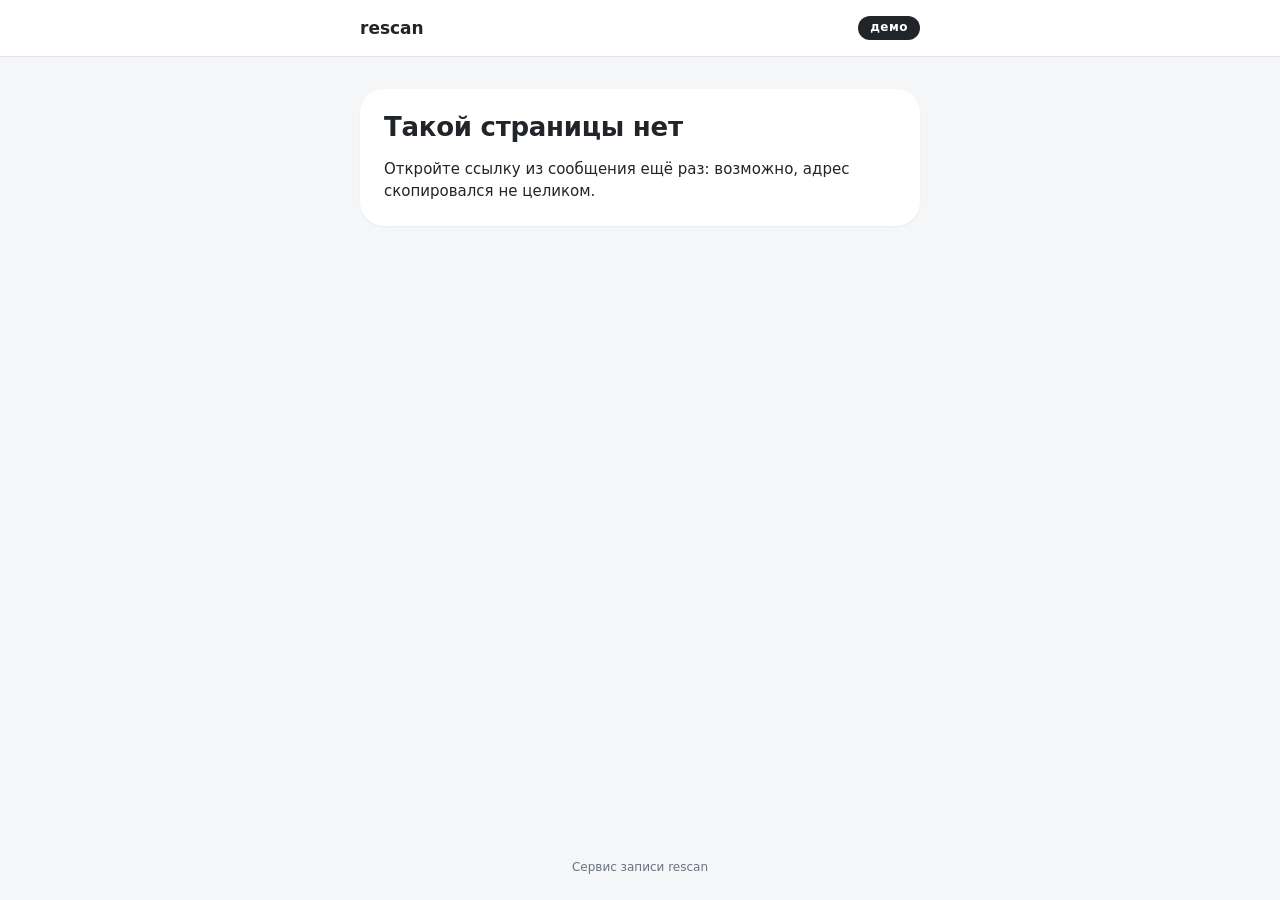
<file: medmarshrut_gateway_service/web/pilot/index.html>
<!doctype html>
<html lang="ru">
<head>
  <meta charset="utf-8">
  <meta name="viewport" content="width=device-width, initial-scale=1, viewport-fit=cover">
  <meta name="referrer" content="no-referrer">
  <title>Запись к врачу</title>
  <link rel="stylesheet" href="css/tokens.css">
  <link rel="stylesheet" href="css/base.css">
  <link rel="stylesheet" href="css/staff.css">
  <link rel="stylesheet" href="css/patient.css">
  <link rel="stylesheet" href="css/patient-booking.css">
  <link rel="stylesheet" href="css/patient-care.css">
</head>
<body>
  <header class="top" id="top">
    <div class="top-in">
      <div class="brand" id="brand"></div>
      <div class="top-right">
        <div class="staff-bar" id="staff-bar" hidden></div>
        <span class="demo-badge" id="demo-badge" hidden>демо</span>
      </div>
    </div>
  </header>
  <main class="view" id="view" tabindex="-1"></main>
  <footer class="foot" id="footer"></footer>
  <script type="module" src="js/app.js"></script>
</body>
</html>
</file>
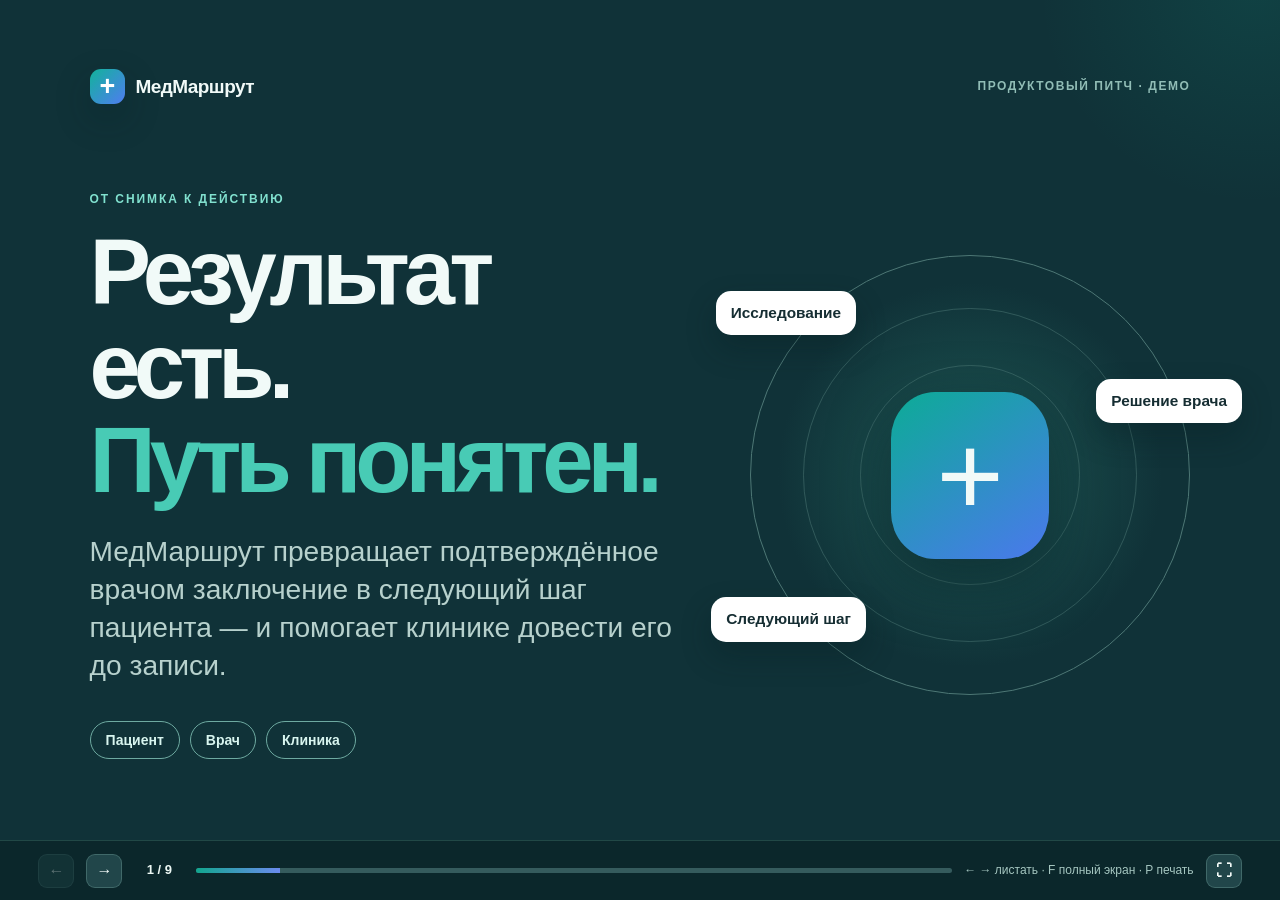
<file: presentation/medmarshrut-pitch.html>
<!doctype html>
<html lang="ru">
<head>
  <meta charset="utf-8">
  <meta name="viewport" content="width=device-width, initial-scale=1">
  <meta name="theme-color" content="#103238">
  <title>МедМаршрут — презентация для питча</title>
  <style>
    :root{--ink:#152d32;--muted:#64787c;--green:#087f72;--green2:#12a68e;--blue:#315dce;--violet:#5a3fc0;--bg:#f4f8f7;--white:#fff;--line:#dce8e6;--soft:#e9f7f3;--warn:#a76312;--warnbg:#fff3dc;--danger:#a83c3c;--dangerbg:#fff0ee;--shadow:0 18px 48px rgba(16,54,52,.08)}
    *{box-sizing:border-box}
    html{scroll-behavior:smooth}
    body{margin:0;background:#0d2c31;color:var(--ink);font:16px/1.45 "Segoe UI",Arial,sans-serif}
    button{font:inherit;cursor:pointer}
    button:focus-visible,a:focus-visible{outline:3px solid #80d9cc;outline-offset:4px}
    .deck{height:100dvh;min-height:580px;position:relative;overflow:hidden}
    .slide{position:absolute;inset:0;overflow:auto;display:none;padding:clamp(32px,5.4vw,88px) clamp(36px,7vw,112px) 90px;background:var(--bg)}
    .slide.active{display:flex;flex-direction:column;animation:appear .35s ease both}
    @keyframes appear{from{opacity:.4;transform:translateY(10px)}to{opacity:1;transform:none}}
    .slide.dark{background:#103238;color:#f1faf8}
    .slide.dark p,.slide.dark .sub{color:#b7d1cd}
    .slide.dark .eyebrow{color:#81e1cf}
    .slide.dark .brandmark{box-shadow:0 14px 35px #061d214d}
    .slide::after{content:"";position:absolute;width:34vw;height:34vw;right:-15vw;top:-18vw;border-radius:50%;background:radial-gradient(circle,#12a68e22,transparent 70%);pointer-events:none}
    .topline{display:flex;align-items:center;justify-content:space-between;gap:20px;margin-bottom:clamp(20px,4vh,42px);position:relative;z-index:1}
    .brand{display:flex;align-items:center;gap:11px;font-weight:800;letter-spacing:-.03em;font-size:19px}
    .brandmark{display:grid;place-items:center;width:35px;height:35px;border-radius:11px;background:linear-gradient(135deg,#12b39b,#4f7cf0);color:#fff;font-size:27px;font-weight:600;line-height:1}
    .topnote{font-size:12px;letter-spacing:.13em;text-transform:uppercase;color:var(--muted);font-weight:800}
    .dark .topnote{color:#91bdb6}
    .content{width:100%;max-width:1390px;margin:auto;position:relative;z-index:1}
    .eyebrow{font-size:12px;font-weight:850;letter-spacing:.16em;text-transform:uppercase;color:var(--green);margin:0 0 18px}
    h1,h2,h3,p{margin-top:0}
    h1{font-size:clamp(48px,6.7vw,108px);line-height:1.02;letter-spacing:-.065em;margin-bottom:25px;max-width:1100px}
    h2{font-size:clamp(38px,4.9vw,75px);line-height:1.07;letter-spacing:-.055em;margin-bottom:22px;max-width:1120px}
    h3{font-size:clamp(22px,2.1vw,34px);line-height:1.17;letter-spacing:-.03em;margin-bottom:14px}
    .lead{font-size:clamp(20px,2.2vw,31px);line-height:1.35;max-width:940px;color:#456163}
    .sub{font-size:clamp(17px,1.5vw,22px);max-width:1000px;color:var(--muted)}
    .accent{color:#48cbb5}.lightaccent{color:var(--green)}
    .covergrid{display:grid;grid-template-columns:1.15fr .85fr;gap:5vw;align-items:center}
    .covergrid h1{font-size:clamp(55px,7.2vw,113px)}
    .covergrid .lead{max-width:760px;color:#c7e2dc}
    .orbit{width:100%;aspect-ratio:1;max-width:470px;margin:auto;position:relative;border:1px solid #4d7775;border-radius:50%;display:grid;place-items:center;background:radial-gradient(circle at 50% 50%,#1f5b57,#103238 62%)}
    .orbit::before,.orbit::after{content:"";position:absolute;inset:12%;border:1px solid #608d8766;border-radius:50%}
    .orbit::after{inset:25%}
    .orbitcore{width:36%;aspect-ratio:1;border-radius:28%;display:grid;place-items:center;background:linear-gradient(145deg,#0cac96,#4b78ed);box-shadow:0 20px 60px #061d2188;font-size:clamp(64px,9vw,136px);font-weight:300;z-index:1}
    .orb{position:absolute;background:#fff;color:var(--ink);border-radius:15px;padding:11px 15px;font-size:clamp(12px,1.2vw,17px);font-weight:800;box-shadow:0 14px 30px #061d2155;z-index:2;white-space:nowrap}
    .orb.one{top:8%;left:-8%}.orb.two{right:-12%;top:28%}.orb.three{bottom:12%;left:-9%}
    .pills{display:flex;gap:10px;flex-wrap:wrap;margin-top:36px}
    .pill{border:1px solid #6eaaa1;color:#d8f5ef;border-radius:999px;padding:8px 15px;font-size:14px;font-weight:750}
    .rule{width:92px;height:6px;border-radius:20px;background:linear-gradient(90deg,var(--green2),#6f8bf2);margin:27px 0 35px}
    .cols{display:grid;grid-template-columns:repeat(2,minmax(0,1fr));gap:20px;margin-top:35px}
    .cols.three{grid-template-columns:repeat(3,minmax(0,1fr))}
    .card{background:#fff;border:1px solid var(--line);border-radius:23px;padding:clamp(22px,2.5vw,38px);box-shadow:var(--shadow)}
    .card p{font-size:clamp(17px,1.55vw,22px);color:var(--muted);margin-bottom:0}
    .card .num{font-size:14px;color:var(--green);font-weight:900;letter-spacing:.15em;margin-bottom:25px}
    .card.tint{background:#e9f7f3;border-color:#c8e9e0}
    .card.blue{background:#ecf1ff;border-color:#d9e2ff}
    .card.blue .num{color:var(--blue)}
    .quote{font-size:clamp(25px,3vw,45px);font-weight:800;line-height:1.22;letter-spacing:-.035em;max-width:1070px}
    .quote .lightaccent{display:block;margin-top:10px}
    .path{display:grid;grid-template-columns:repeat(5,1fr);gap:10px;margin-top:50px;align-items:stretch}
    .pathstep{min-height:190px;padding:24px 19px;background:#fff;border:1px solid var(--line);border-radius:19px;position:relative;box-shadow:0 8px 25px #123a3709}
    .pathstep::after{content:"→";position:absolute;right:-18px;top:50%;transform:translateY(-50%);z-index:2;font-size:24px;font-weight:900;color:var(--green)}
    .pathstep:last-child::after{display:none}
    .pathstep strong{display:block;font-size:clamp(19px,1.8vw,27px);line-height:1.17;margin-bottom:10px}
    .pathstep small{font-size:clamp(14px,1.15vw,17px);color:var(--muted)}
    .pathstep .stepno{display:grid;place-items:center;background:var(--soft);color:var(--green);width:32px;height:32px;border-radius:10px;font-weight:900;margin-bottom:24px}
    .pathstep:nth-child(3){background:#e9f7f3;border-color:#b8e4da}
    .callout{margin-top:32px;padding:17px 22px;border-left:5px solid var(--green2);background:#fff;border-radius:0 13px 13px 0;color:#33595a;font-size:clamp(16px,1.4vw,20px);max-width:1130px}
    .roles{display:grid;grid-template-columns:repeat(3,1fr);gap:18px;margin-top:30px}
    .role{border:1px solid var(--line);border-radius:23px;background:#fff;padding:29px;min-height:275px}
    .roleicon{display:grid;place-items:center;width:55px;height:55px;border-radius:17px;background:var(--soft);color:var(--green);font-size:26px;font-weight:850;margin-bottom:26px}
    .role:nth-child(2) .roleicon{background:#e9efff;color:var(--blue)}
    .role:nth-child(3) .roleicon{background:#efeaff;color:var(--violet)}
    .role p{font-size:clamp(16px,1.45vw,21px);color:var(--muted)}
    .scenario{display:grid;grid-template-columns:1fr 1fr;gap:5vw;align-items:center}
    .casecard{background:#fff;border-radius:24px;padding:30px;box-shadow:0 24px 80px #061d2173;color:var(--ink)}
    .casehead{display:flex;justify-content:space-between;align-items:center;gap:20px;border-bottom:1px solid var(--line);padding-bottom:17px;margin-bottom:18px}
    .casehead strong{font-size:21px}.tag{display:inline-block;border-radius:999px;background:var(--soft);color:var(--green);font-size:13px;font-weight:850;padding:7px 12px}
    .caserow{display:flex;align-items:flex-start;gap:16px;padding:15px 0;border-bottom:1px solid var(--line);font-size:18px}
    .caserow:last-child{border:0}.check{width:29px;height:29px;border-radius:50%;background:var(--soft);color:var(--green);display:grid;place-items:center;flex:none;font-weight:900}
    .caserow span{color:#526d70}.caserow strong{display:block;color:var(--ink)}
    .timeline{list-style:none;margin:25px 0 0;padding:0;display:grid;gap:17px}
    .timeline li{display:flex;align-items:flex-start;gap:14px;color:#d0e6e1;font-size:clamp(19px,1.8vw,26px)}
    .timeline b{display:grid;place-items:center;width:32px;height:32px;background:#1d5b57;color:#81e1cf;border-radius:10px;flex:none;font-size:16px}
    .guard{display:grid;grid-template-columns:1fr 1fr;gap:20px;margin-top:35px}
    .guard .card{min-height:188px}.guard h3{font-size:clamp(21px,2vw,30px)}
    .guard .icon{font-size:24px;color:var(--green);display:block;margin-bottom:17px}
    .metrics{display:grid;grid-template-columns:1.2fr .8fr;gap:27px;align-items:stretch;margin-top:36px}
    .metriclist{display:grid;gap:12px}
    .metric{display:flex;align-items:center;gap:15px;background:#fff;border:1px solid var(--line);border-radius:15px;padding:14px 18px;font-weight:750;font-size:clamp(17px,1.6vw,23px)}
    .metric b{color:var(--green);font-size:21px}
    .outcome{border-radius:25px;background:linear-gradient(145deg,#103238,#17675e);color:#f4fffc;padding:35px;display:flex;flex-direction:column;justify-content:space-between}
    .outcome h3{font-size:clamp(28px,3vw,43px)}.outcome p{font-size:clamp(17px,1.55vw,23px);color:#c5e6df;margin:0}
    .statusgrid{display:grid;grid-template-columns:1fr 1fr;gap:18px;margin-top:34px}
    .statusbox{padding:25px 29px;border-radius:22px;background:#fff;border:1px solid var(--line)}
    .statusbox h3{margin:8px 0 17px}.statusbox ul{margin:0;padding-left:23px;color:#4b6567;font-size:clamp(16px,1.4vw,20px)}.statusbox li{margin:9px 0}
    .statusbox .tag{background:#e9f7f3}.statusbox.demo .tag{background:#fff3dc;color:var(--warn)}
    .footnote{font-size:14px;color:var(--muted);margin-top:20px}
    .closing{display:grid;grid-template-columns:1.3fr .7fr;gap:5vw;align-items:center}
    .closing h2{font-size:clamp(49px,6.5vw,100px)}
    .closing p{color:#cbe5df;font-size:clamp(20px,2vw,29px);max-width:830px}
    .closingmark{font-size:clamp(160px,20vw,300px);line-height:1;color:#5de0c9;text-align:center;font-weight:200;text-shadow:0 0 100px #17bdab77}
    .controls{position:absolute;z-index:20;bottom:0;left:0;right:0;height:60px;background:#0b262ad9;color:#ecf8f4;display:flex;align-items:center;gap:12px;padding:0 clamp(20px,3vw,48px);border-top:1px solid #7fc6b333}
    .controls button{border:1px solid #89b9b14d;background:#21464a;color:#f4fbf9;border-radius:9px;min-width:36px;height:34px;font-weight:800}
    .controls button:hover{background:#2c6565}.controls button:disabled{opacity:.35;cursor:default}
    .progress{height:5px;background:#355b5d;flex:1;border-radius:20px;overflow:hidden}
    .progress span{display:block;height:100%;width:0;background:linear-gradient(90deg,#12a68e,#6b8bee);transition:width .25s}
    .count{font-size:13px;font-weight:800;min-width:50px;text-align:center}
    .hint{font-size:12px;color:#a5c6c0;white-space:nowrap}
    .sr-only{position:absolute;width:1px;height:1px;padding:0;margin:-1px;overflow:hidden;clip:rect(0,0,0,0);white-space:nowrap;border:0}
    @media(max-width:850px){.deck{min-height:0}.slide{padding:28px 24px 80px}.covergrid,.scenario,.metrics,.closing{grid-template-columns:1fr}.orbit{width:min(300px,72vw);margin-top:20px}.covergrid h1{font-size:clamp(50px,11vw,75px)}.cols,.cols.three,.roles,.guard,.statusgrid{grid-template-columns:1fr}.path{grid-template-columns:1fr;margin-top:25px}.pathstep{min-height:0;padding:18px}.pathstep .stepno{margin-bottom:8px}.pathstep::after{content:"↓";right:50%;top:auto;bottom:-25px;transform:translateX(50%)}.role{min-height:0}.closingmark{display:none}.hint{display:none}.topline{margin-bottom:28px}.slide.active{display:block}}
    @media(max-height:800px) and (min-width:851px){.slide{padding-top:22px;padding-bottom:67px}.topline{margin-bottom:10px}.eyebrow{margin-bottom:9px}h2{font-size:clamp(36px,4.2vw,59px);margin-bottom:12px}h3{font-size:clamp(21px,1.9vw,27px);margin-bottom:8px}.lead{font-size:clamp(19px,1.8vw,24px)}.sub{font-size:18px}.card{padding:19px}.card p,.role p{font-size:17px}.card .num{margin-bottom:12px}.cols,.roles,.guard,.metrics,.statusgrid{margin-top:17px}.rule{margin:14px 0}.quote{font-size:clamp(24px,2.4vw,34px)}.path{margin-top:22px}.pathstep{min-height:158px;padding:17px}.pathstep .stepno{margin-bottom:11px}.callout{margin-top:17px;padding:12px 17px;font-size:17px}.role{min-height:205px;padding:21px}.roleicon{margin-bottom:13px}.guard .card{min-height:156px}.guard .icon{margin-bottom:6px}.guard{gap:12px}.metric{padding:10px 15px;font-size:18px}.metriclist{gap:8px}.outcome{padding:25px}.outcome h3{font-size:31px}.outcome p{font-size:18px}.statusbox{padding:18px 23px}.statusbox ul{font-size:17px}.statusbox li{margin:5px 0}.footnote{margin-top:10px}.closing h2{font-size:clamp(50px,5.3vw,75px)}.closing p{font-size:22px}.pills{margin-top:20px}}
    @media print{@page{size:16in 9in;margin:0}body{background:#fff}.deck{height:auto;overflow:visible}.slide,.slide.active{position:relative;display:flex!important;height:9in;min-height:0;page-break-after:always;break-after:page;overflow:hidden;padding:55px 75px}.controls{display:none}.slide:last-of-type{page-break-after:auto}.slide.dark{-webkit-print-color-adjust:exact;print-color-adjust:exact}.card,.role,.statusbox,.pathstep,.outcome{-webkit-print-color-adjust:exact;print-color-adjust:exact}}
  </style>
</head>
<body>
  <main class="deck" aria-label="Презентация МедМаршрут">
    <section class="slide dark active" aria-label="Слайд 1: МедМаршрут">
      <div class="topline"><div class="brand"><span class="brandmark">+</span> МедМаршрут</div><span class="topnote">Продуктовый питч · демо</span></div>
      <div class="content covergrid">
        <div><p class="eyebrow">От снимка к действию</p><h1>Результат есть.<br><span class="accent">Путь понятен.</span></h1><p class="lead">МедМаршрут превращает подтверждённое врачом заключение в следующий шаг пациента — и помогает клинике довести его до записи.</p><div class="pills"><span class="pill">Пациент</span><span class="pill">Врач</span><span class="pill">Клиника</span></div></div>
        <div class="orbit" aria-hidden="true"><span class="orb one">Исследование</span><span class="orb two">Решение врача</span><span class="orb three">Следующий шаг</span><span class="orbitcore">+</span></div>
      </div>
    </section>

    <section class="slide" aria-label="Слайд 2: Проблема">
      <div class="topline"><div class="brand"><span class="brandmark">+</span> МедМаршрут</div><span class="topnote">01 / Проблема</span></div>
      <div class="content"><p class="eyebrow">Разрыв после исследования</p><h2>Заключение — ещё не завершённый маршрут</h2><p class="lead">Между результатом исследования и следующим визитом пациенту приходится самому собирать план действий.</p><div class="cols"><article class="card"><div class="num">ДЛЯ ПАЦИЕНТА</div><h3>«Что мне теперь делать?»</h3><p>Медицинский текст сложен. Непонятно, к кому идти, когда и как записаться.</p></article><article class="card blue"><div class="num">ДЛЯ КЛИНИКИ</div><h3>«Кто ещё не дошёл?»</h3><p>После выдачи результата трудно видеть, кому нужна запись, помощь координатора или решение врача.</p></article></div><div class="rule"></div><div class="quote">Ценность возникает, когда результат исследования <span class="lightaccent">превращается в понятное действие.</span></div></div>
    </section>

    <section class="slide" aria-label="Слайд 3: Решение">
      <div class="topline"><div class="brand"><span class="brandmark">+</span> МедМаршрут</div><span class="topnote">02 / Решение</span></div>
      <div class="content"><p class="eyebrow">Одна цепочка сопровождения</p><h2>От снимка до следующего шага</h2><p class="sub">МедМаршрут связывает клиническое решение, план и действие пациента в одном процессе.</p><div class="path"><div class="pathstep"><span class="stepno">1</span><strong>Исследование</strong><small>Снимок поступает в сервис</small></div><div class="pathstep"><span class="stepno">2</span><strong>Проверка врача</strong><small>Врач подтверждает заключение</small></div><div class="pathstep"><span class="stepno">3</span><strong>План</strong><small>Правило клиники или ручной разбор</small></div><div class="pathstep"><span class="stepno">4</span><strong>Запись</strong><small>Пациент выбирает время или получает помощь</small></div><div class="pathstep"><span class="stepno">5</span><strong>Продолжение</strong><small>Итог визита обновляет маршрут</small></div></div><div class="callout">Каждый шаг имеет статус. Координатор видит, где пациенту требуется внимание.</div></div>
    </section>

    <section class="slide" aria-label="Слайд 4: Аудитория">
      <div class="topline"><div class="brand"><span class="brandmark">+</span> МедМаршрут</div><span class="topnote">03 / Пользователи</span></div>
      <div class="content"><p class="eyebrow">Три роли — один маршрут</p><h2>Каждый видит своё следующее действие</h2><div class="roles"><article class="role"><div class="roleicon">01</div><h3>Пациент</h3><p>Получает понятное объяснение, видит план и переходит к записи.</p></article><article class="role"><div class="roleicon">02</div><h3>Координатор</h3><p>Видит очередь случаев, причины задержек и помогает организовать визит.</p></article><article class="role"><div class="roleicon">03</div><h3>Врач</h3><p>Проверяет заключение, принимает решение и задаёт дальнейшие шаги.</p></article></div><div class="callout">Клиника получает единый процесс сопровождения; клиники-партнёры могут участвовать через направления.</div></div>
    </section>

    <section class="slide dark" aria-label="Слайд 5: Сценарий">
      <div class="topline"><div class="brand"><span class="brandmark">+</span> МедМаршрут</div><span class="topnote">04 / Сценарий</span></div>
      <div class="content scenario"><div><p class="eyebrow">Как это выглядит для пациента</p><h2>После результата пациент знает, что делать</h2><ul class="timeline"><li><b>1</b><span>Врач подтверждает заключение по исследованию.</span></li><li><b>2</b><span>Пациент видит объяснение и следующий шаг.</span></li><li><b>3</b><span>Клиника помогает с записью и следит за выполнением плана.</span></li></ul></div><div class="casecard"><div class="casehead"><strong>Ваш МедМаршрут</strong><span class="tag">Демо-сценарий</span></div><div class="caserow"><span class="check">✓</span><span><strong>Заключение подтверждено</strong>Врач проверил результат исследования.</span></div><div class="caserow"><span class="check">→</span><span><strong>Следующий шаг определён</strong>Вы видите, что нужно сделать дальше.</span></div><div class="caserow"><span class="check">○</span><span><strong>Остаётся выбрать время</strong>При необходимости поможет координатор.</span></div></div></div>
    </section>

    <section class="slide" aria-label="Слайд 6: Принципы безопасности">
      <div class="topline"><div class="brand"><span class="brandmark">+</span> МедМаршрут</div><span class="topnote">05 / Принципы</span></div>
      <div class="content"><p class="eyebrow">Контроль медицинского решения</p><h2>Маршрут строится на проверенных основаниях</h2><div class="guard"><article class="card"><span class="icon">✚</span><h3>Заключение подтверждает врач</h3><p>До подтверждения пациент и координатор видят только статус исследования.</p></article><article class="card"><span class="icon">✓</span><h3>Правила утверждает клиника</h3><p>Если правила нет, случай передаётся на ручной разбор.</p></article><article class="card"><span class="icon">↗</span><h3>Срок задаёт правило или врач</h3><p>Оценка модели сохраняется в журнале и не определяет срочность.</p></article><article class="card"><span class="icon">☷</span><h3>Решения прослеживаются</h3><p>Эпизод хранит шаги, их статусы и историю изменений.</p></article></div></div>
    </section>

    <section class="slide" aria-label="Слайд 7: Ценность для клиники">
      <div class="topline"><div class="brand"><span class="brandmark">+</span> МедМаршрут</div><span class="topnote">06 / Ценность</span></div>
      <div class="content"><p class="eyebrow">Операционный результат</p><h2>Клиника видит путь пациента после заключения</h2><div class="metrics"><div class="metriclist"><div class="metric"><b>01</b> Кто ждёт решения врача</div><div class="metric"><b>02</b> Кому предложена запись</div><div class="metric"><b>03</b> Кто подтвердил и посетил приём</div><div class="metric"><b>04</b> Где шаг просрочен или отложен</div></div><div class="outcome"><h3>Меньше «потерянных» переходов между этапами</h3><p>Это ожидаемый эффект продукта. На пилоте его можно проверять по времени до предложения записи, доле подтверждений и незавершённым маршрутам.</p></div></div></div>
    </section>

    <section class="slide" aria-label="Слайд 8: Готовность">
      <div class="topline"><div class="brand"><span class="brandmark">+</span> МедМаршрут</div><span class="topnote">07 / Текущий статус</span></div>
      <div class="content"><p class="eyebrow">Что можно показать сейчас</p><h2>Работающее ядро и цельный демо-интерфейс</h2><div class="statusgrid"><article class="statusbox"><span class="tag">Работает через API</span><h3>Ядро маршрута</h3><ul><li>Приём DICOM: КТ, МРТ, маммография</li><li>Подтверждение заключения врачом</li><li>Эпизод, план, статусы и журнал</li><li>Карта пациента и направления</li></ul></article><article class="statusbox demo"><span class="tag">Демо / следующий этап</span><h3>Пользовательский контур</h3><ul><li>Сценарии записи и сообщений в интерфейсе</li><li>Аптека и маркетплейс</li><li>Подключение экранов к сервисам</li><li>Реальная модель и клинический пилот</li></ul></article></div><p class="footnote">На стенде все пациенты и снимки синтетические; признаки на снимках заданы сценарием. Рентген пока не поддерживается кодом.</p></div>
    </section>

    <section class="slide dark" aria-label="Слайд 9: Итог">
      <div class="topline"><div class="brand"><span class="brandmark">+</span> МедМаршрут</div><span class="topnote">Финал</span></div>
      <div class="content closing"><div><p class="eyebrow">МедМаршрут</p><h2>Пациенту — <span class="accent">ясный шаг.</span><br>Клинике — <span class="accent">видимый маршрут.</span></h2><p>Мы соединяем подтверждённое заключение, решение врача и сопровождение до следующего действия.</p><div class="pills"><span class="pill">Снимок</span><span class="pill">Решение</span><span class="pill">План</span><span class="pill">Запись</span></div></div><div class="closingmark" aria-hidden="true">+</div></div>
    </section>

    <nav class="controls" aria-label="Управление презентацией"><button type="button" id="prev" aria-label="Предыдущий слайд">←</button><button type="button" id="next" aria-label="Следующий слайд">→</button><span class="count" id="count" aria-live="polite">1 / 9</span><div class="progress" aria-hidden="true"><span id="progress"></span></div><span class="hint">← → листать · F полный экран · P печать</span><button type="button" id="fullscreen" aria-label="Полный экран">⛶</button></nav>
  </main>
  <script>
    (() => {
      const slides = [...document.querySelectorAll('.slide')];
      const prev = document.getElementById('prev');
      const next = document.getElementById('next');
      const count = document.getElementById('count');
      const progress = document.getElementById('progress');
      let current = 0;
      function show(index, updateHash = true) {
        current = Math.max(0, Math.min(index, slides.length - 1));
        slides.forEach((slide, i) => { slide.classList.toggle('active', i === current); slide.setAttribute('aria-hidden', i === current ? 'false' : 'true'); slide.scrollTop = 0; });
        prev.disabled = current === 0;
        next.disabled = current === slides.length - 1;
        count.textContent = `${current + 1} / ${slides.length}`;
        progress.style.width = `${(current + 1) / slides.length * 100}%`;
        if (updateHash) history.replaceState(null, '', `#${current + 1}`);
      }
      prev.addEventListener('click', () => show(current - 1));
      next.addEventListener('click', () => show(current + 1));
      document.getElementById('fullscreen').addEventListener('click', () => { if (document.fullscreenElement) document.exitFullscreen(); else document.documentElement.requestFullscreen?.(); });
      document.addEventListener('keydown', event => {
        if (['ArrowRight', 'PageDown', ' '].includes(event.key)) { event.preventDefault(); show(current + 1); }
        if (['ArrowLeft', 'PageUp'].includes(event.key)) { event.preventDefault(); show(current - 1); }
        if (event.key === 'Home') show(0);
        if (event.key === 'End') show(slides.length - 1);
        if (event.key.toLowerCase() === 'f') document.getElementById('fullscreen').click();
        if (event.key.toLowerCase() === 'p') window.print();
      });
      window.addEventListener('hashchange', () => { const n = Number(location.hash.slice(1)); if (Number.isInteger(n) && n >= 1 && n <= slides.length) show(n - 1, false); });
      let touchX = 0;
      document.addEventListener('touchstart', event => { touchX = event.changedTouches[0].screenX; }, {passive:true});
      document.addEventListener('touchend', event => { const dx = event.changedTouches[0].screenX - touchX; if (Math.abs(dx) > 80) show(current + (dx < 0 ? 1 : -1)); }, {passive:true});
      const initial = Number(location.hash.slice(1));
      show(Number.isInteger(initial) ? initial - 1 : 0, false);
    })();
  </script>
</body>
</html>
</file>
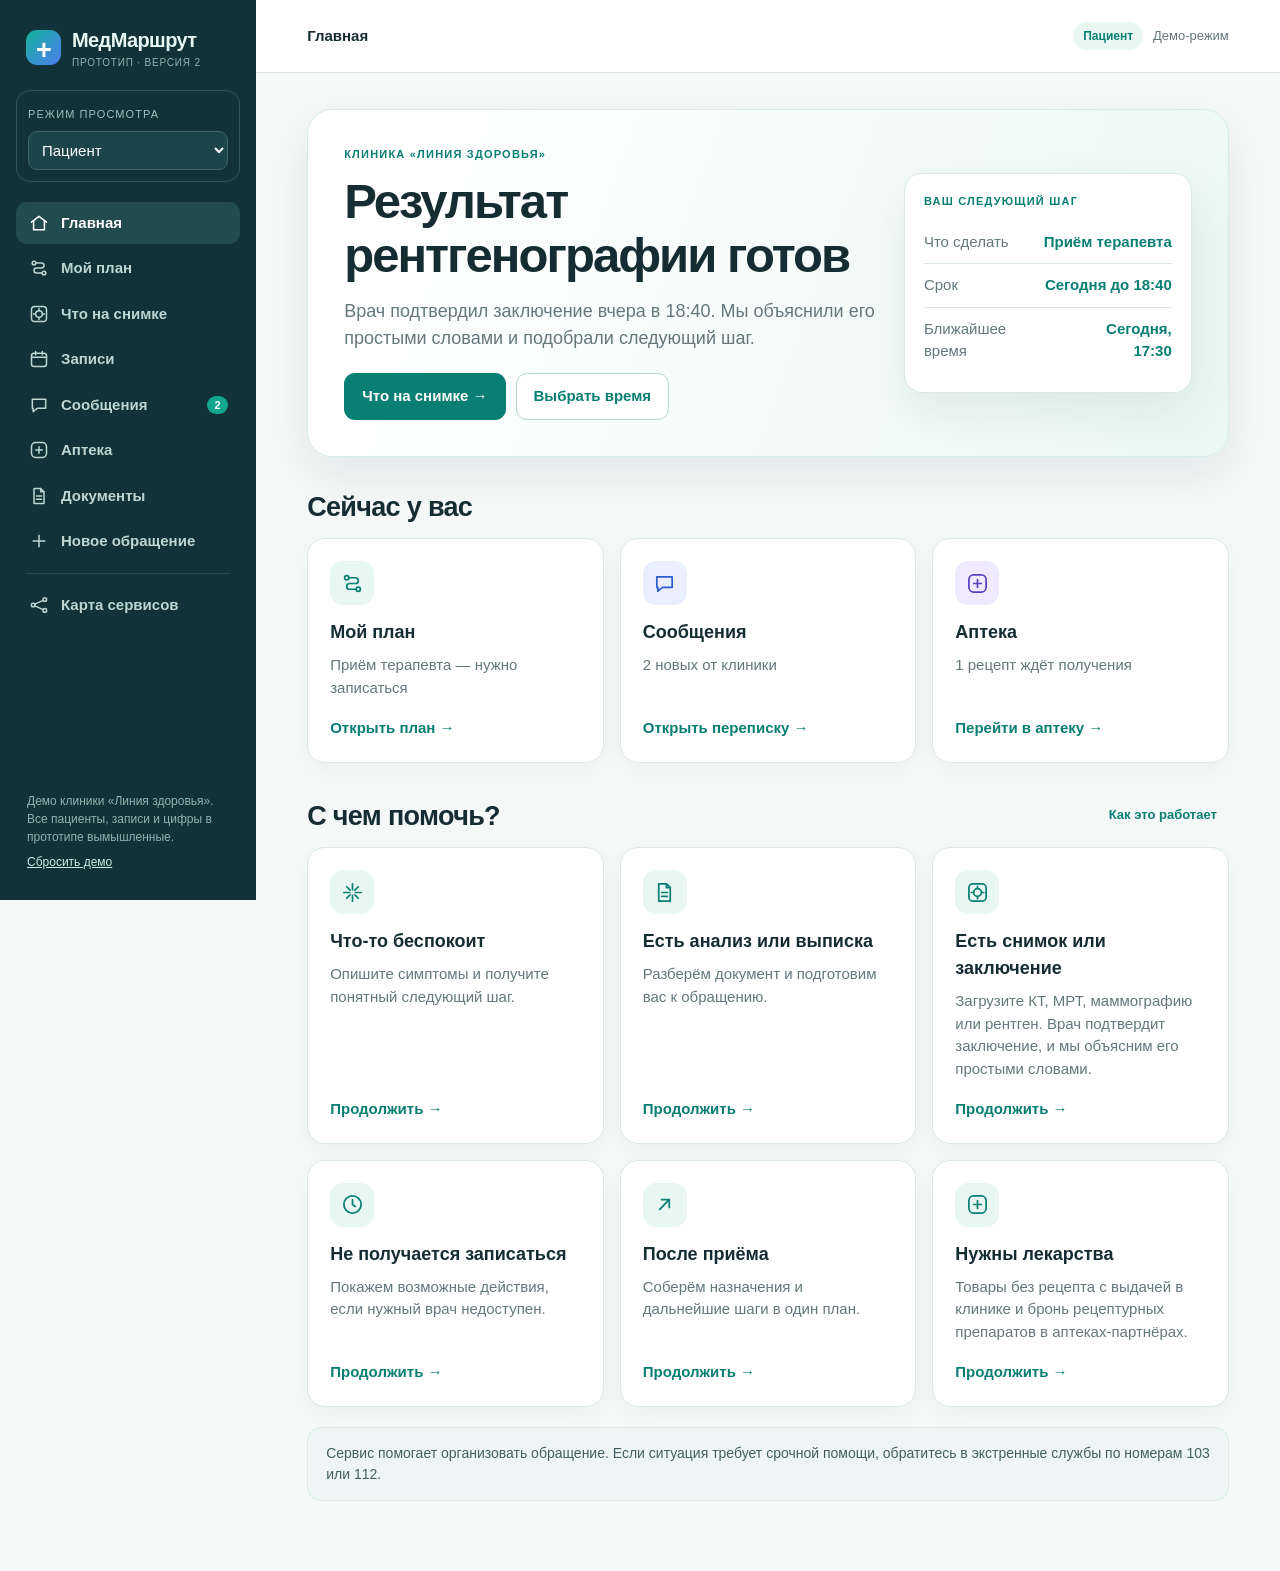
<file: prototype/medmarshrut_product_prototype_v2.html>
<!doctype html>
<html lang="ru">
<head>
  <meta charset="utf-8">
  <meta name="viewport" content="width=device-width, initial-scale=1">
  <title>МедМаршрут — интерактивный прототип, версия 2</title>
  <style>
    /* ---------- Основа из первой версии прототипа ---------- */
    :root{--ink:#152d32;--muted:#64787c;--green:#087f72;--green2:#12a68e;--blue:#315dce;--violet:#5a3fc0;--bg:#f4f8f7;--white:#fff;--line:#dce8e6;--soft:#e9f7f3;--warn:#a76312;--warnbg:#fff3dc;--danger:#a83c3c;--dangerbg:#fff0ee;--shadow:0 18px 48px rgba(16,54,52,.08)}
    *{box-sizing:border-box}
    body{margin:0;background:var(--bg);color:var(--ink);font:15px/1.5 Inter,Segoe UI,Arial,sans-serif}
    button,input,select,textarea{font:inherit}
    button{cursor:pointer}
    a{color:inherit}
    h1,h2,h3,p{margin-top:0}
    h1{font-size:clamp(31px,4vw,49px);line-height:1.12;letter-spacing:-.04em;margin-bottom:15px}
    h2{font-size:27px;line-height:1.2;letter-spacing:-.025em;margin-bottom:9px}
    h3{font-size:18px;margin-bottom:8px}
    p{color:var(--muted)}
    .app{min-height:100vh;display:grid;grid-template-columns:256px minmax(0,1fr)}
    .sidebar{background:#103238;color:#eaf8f5;padding:25px 16px 18px;display:flex;flex-direction:column;gap:20px;position:sticky;top:0;height:100vh;overflow-y:auto}
    .brand{display:flex;align-items:center;gap:11px;padding:0 10px;font-size:20px;font-weight:800;letter-spacing:-.03em}
    .brandmark{display:grid;place-items:center;width:35px;height:35px;border-radius:11px;background:linear-gradient(135deg,#12b39b,#4f7cf0);color:#fff;font-size:27px;font-weight:600;flex:none}
    .brand small{display:block;font-size:10px;font-weight:500;letter-spacing:.08em;text-transform:uppercase;color:#8cb8b2}
    .rolebox{padding:11px;border:1px solid #34555a;border-radius:14px}
    .rolebox label{font-size:11px;text-transform:uppercase;letter-spacing:.1em;color:#9fc0bc}
    .rolebox select{width:100%;margin-top:6px;background:#1b454b;color:white;border:1px solid #426269;border-radius:9px;padding:9px}
    .nav{display:grid;gap:3px}
    .nav button{width:100%;display:flex;align-items:center;gap:11px;background:transparent;border:0;border-radius:11px;color:#bed5d2;padding:10px 12px;text-align:left;font-weight:600}
    .nav button:hover,.nav button.active{background:#214b4f;color:#fff}
    .nav .icon{width:22px;display:grid;place-items:center;flex:none}
    .navsep{height:1px;background:#274a4f;margin:7px 10px}
    .count{margin-left:auto;min-width:21px;text-align:center;background:var(--green2);color:#fff;border-radius:999px;font-size:11px;font-weight:800;padding:1px 6px}
    .sidefoot{margin-top:auto;padding:11px;color:#91b3b1;font-size:12px;line-height:1.5}
    .sidefoot button{background:none;border:0;padding:0;margin-top:7px;color:#c9ebe4;text-decoration:underline;font-size:12px}
    .main{min-width:0}
    .topbar{height:73px;border-bottom:1px solid var(--line);background:rgba(255,255,255,.85);display:flex;align-items:center;justify-content:space-between;padding:0 clamp(20px,4vw,56px);position:sticky;top:0;z-index:10;backdrop-filter:blur(12px)}
    .topright{display:flex;gap:10px;align-items:center}
    .content{max-width:1240px;margin:auto;padding:36px clamp(20px,4vw,56px) 70px}
    .eyebrow{color:var(--green);font-weight:800;text-transform:uppercase;letter-spacing:.11em;font-size:11px;margin-bottom:11px}
    .lead{font-size:18px;max-width:700px}
    .hero{background:linear-gradient(110deg,#fff 10%,#e9f8f3 100%);border:1px solid #d6ede6;border-radius:25px;padding:36px;box-shadow:var(--shadow);display:grid;grid-template-columns:1.3fr .7fr;gap:25px;align-items:center}
    .hero p{max-width:650px}
    .heroArt{background:#fff;border:1px solid var(--line);padding:19px;border-radius:18px;box-shadow:var(--shadow)}
    .miniRow{display:flex;justify-content:space-between;gap:14px;padding:10px 0;border-bottom:1px solid var(--line)}
    .miniRow:last-child{border:0}
    .miniRow>span:first-child{color:var(--muted)}
    .miniRow strong{color:var(--green);text-align:right}
    .btn{border:1px solid transparent;border-radius:11px;padding:11px 17px;background:var(--green);color:#fff;font-weight:750;display:inline-flex;align-items:center;justify-content:center;gap:8px;min-height:43px;text-decoration:none}
    .btn:hover{background:#066d62}
    .btn.secondary{background:#fff;color:var(--green);border-color:#b8d7d0}
    .btn.secondary:hover{background:var(--soft)}
    .btn.ghost{background:transparent;color:var(--green)}
    .btn.ghost:hover{background:var(--soft)}
    .btn.danger{background:var(--danger)}
    .btn.small{min-height:34px;padding:7px 11px;font-size:13px}
    .btn:disabled{opacity:.45;cursor:not-allowed}
    .actions{display:flex;flex-wrap:wrap;gap:10px;margin-top:21px}
    .sectionhead{display:flex;align-items:end;justify-content:space-between;gap:18px;margin:34px 0 15px}
    .sectionhead h2{margin:0}
    .grid{display:grid;gap:16px}
    .grid.three{grid-template-columns:repeat(3,minmax(0,1fr))}
    .grid.two{grid-template-columns:repeat(2,minmax(0,1fr))}
    .grid.four{grid-template-columns:repeat(4,minmax(0,1fr))}
    .card{background:#fff;border:1px solid var(--line);border-radius:18px;padding:22px;box-shadow:0 8px 25px rgba(18,58,55,.035)}
    .card.clickable{cursor:pointer;transition:transform .15s,box-shadow .15s,border .15s;display:flex;flex-direction:column}
    .card.clickable:hover{transform:translateY(-3px);box-shadow:var(--shadow);border-color:#97cfc2}
    .card p{margin-bottom:0}
    .cardfoot{margin-top:18px;color:var(--green);font-weight:800}
    .card.clickable .cardfoot{margin-top:auto;padding-top:18px}
    .badge{display:inline-block;border-radius:999px;padding:5px 10px;font-size:12px;font-weight:800;background:var(--soft);color:var(--green);white-space:nowrap}
    .badge.blue{background:#e9efff;color:var(--blue)}
    .badge.orange{background:var(--warnbg);color:var(--warn)}
    .badge.red{background:var(--dangerbg);color:var(--danger)}
    .badge.violet{background:#efeaff;color:var(--violet)}
    .badge.gray{background:#edf2f1;color:#566b6d}
    .muted{color:var(--muted)}
    .note{border-radius:14px;background:#eef6f5;padding:15px 18px;color:#40605f;border:1px solid #d8eae6;font-size:14px}
    .note.warn{background:var(--warnbg);border-color:#f1dfb7;color:#765024}
    .note.red{background:var(--dangerbg);border-color:#f2c9c4;color:#863d39}
    .pagehead{display:flex;justify-content:space-between;align-items:start;gap:20px;margin-bottom:23px}
    .pagehead h1{font-size:clamp(28px,3.2vw,40px)}
    .pagehead .actions{margin-top:0;justify-content:flex-end;align-items:center}
    .pagehead>div:first-child{min-width:0}
    .pagehead .actions .btn,td .btn{white-space:nowrap}
    .panel{background:#fff;border:1px solid var(--line);border-radius:20px;padding:26px;box-shadow:var(--shadow)}
    .formgrid{display:grid;grid-template-columns:repeat(2,minmax(0,1fr));gap:18px}
    .field{display:grid;gap:7px}
    .field.full{grid-column:1/-1}
    .field label{font-weight:750}
    .field small{color:var(--muted)}
    .field input:not([type=checkbox]):not([type=radio]):not([type=range]),.field select,.field textarea{width:100%;border:1px solid #cbdcda;border-radius:10px;padding:11px 12px;background:#fff;color:var(--ink);outline:none}
    .field textarea{resize:vertical;min-height:105px}
    .field input:not([type=checkbox]):not([type=radio]):not([type=range]):focus,.field select:focus,.field textarea:focus{border-color:var(--green2);box-shadow:0 0 0 3px #c5eee4}
    .choiceRow{display:flex;flex-wrap:wrap;gap:9px}
    .choice{border:1px solid #cbdcda;background:white;border-radius:10px;padding:10px 13px;color:var(--ink);font-weight:700;display:inline-flex;gap:8px;align-items:center}
    .choice.selected{border-color:var(--green);background:var(--soft);color:var(--green)}
    .steps{display:flex;gap:8px;align-items:center;margin-bottom:25px;color:var(--muted);font-size:13px;flex-wrap:wrap}
    .step{display:flex;gap:8px;align-items:center}
    .step b{display:grid;place-items:center;width:24px;height:24px;border-radius:50%;background:#dce8e6;color:#557571}
    .step.on b{background:var(--green);color:white}
    .step.on{color:var(--ink);font-weight:750}
    .sep{width:24px;height:1px;background:#b9cfcb}
    .checkline{display:flex;align-items:flex-start;gap:10px;padding:12px;border:1px solid var(--line);border-radius:10px}
    .checkline input{margin-top:4px;accent-color:var(--green);flex:none}
    .field label.checkline,.field label.radio{font-weight:400}
    .resulttop{display:grid;grid-template-columns:1fr 320px;gap:16px}
    .resultmain{background:linear-gradient(135deg,#e7f7f1,#fff);border:1px solid #bde4d8;border-radius:20px;padding:26px}
    .resultmain strong.big{font-size:29px;letter-spacing:-.03em;line-height:1.2;display:block}
    .stack{display:grid;grid-template-columns:minmax(0,1fr);gap:15px;align-content:start}
    .tabs{display:flex;gap:8px;flex-wrap:wrap;margin-bottom:15px}
    .tab{border:1px solid var(--line);background:#fff;color:var(--muted);border-radius:9px;padding:9px 14px;font-weight:750}
    .tab.active{background:var(--green);color:#fff;border-color:var(--green)}
    .routeSteps{list-style:none;padding:0;margin:0;display:grid;gap:12px}
    .routeSteps li{display:flex;gap:12px;align-items:start}
    .routeSteps b{display:grid;place-items:center;flex:none;width:25px;height:25px;border-radius:8px;background:var(--soft);color:var(--green)}
    .slot{display:flex;gap:20px;align-items:center;justify-content:space-between;padding:16px 0;border-bottom:1px solid var(--line)}
    .slot:last-child{border-bottom:0}
    .slot>div:first-child{flex:1;min-width:0}
    .slot strong{display:block}
    .slot .meta{font-size:13px;color:var(--muted)}
    .slotprice{font-weight:850;color:var(--ink);white-space:nowrap}
    .tablewrap{overflow:auto;background:#fff;border:1px solid var(--line);border-radius:16px}
    table{border-collapse:collapse;width:100%;min-width:650px}
    th,td{text-align:left;padding:15px 17px;border-bottom:1px solid var(--line);vertical-align:top}
    th{background:#f6faf9;color:#5d7877;font-size:12px;text-transform:uppercase;letter-spacing:.07em}
    tr:last-child td{border:0}
    td small{display:block;color:var(--muted)}
    .metric{font-size:31px;font-weight:850;line-height:1.2}
    .empty{text-align:center;padding:55px 20px;color:var(--muted)}
    .toast{position:fixed;right:22px;bottom:22px;background:#173c3e;color:#fff;padding:13px 18px;border-radius:12px;box-shadow:var(--shadow);z-index:60;max-width:360px}
    .mobilemenu{display:none}
    .modalshade{position:fixed;inset:0;background:#0e2d32a6;display:grid;place-items:center;z-index:50;padding:15px;overflow:auto}
    .modal{background:#fff;border-radius:18px;padding:25px;max-width:560px;width:100%;box-shadow:0 24px 80px #1238;max-height:calc(100vh - 30px);overflow:auto}
    .modal.wide{max-width:720px}
    .modalhead{display:flex;justify-content:space-between;align-items:start;gap:10px}
    .xbtn{border:0;background:#eff5f3;border-radius:8px;width:32px;height:32px;font-size:22px;line-height:1;flex:none}
    .twocol{display:grid;grid-template-columns:1.3fr .7fr;gap:16px;align-items:start}
    .bar{height:10px;background:#e9f0ef;border-radius:0 5px 5px 0;overflow:hidden}
    .bar i{display:block;height:100%;background:var(--green);border-radius:0 4px 4px 0}

    /* ---------- Новое во второй версии ---------- */
    .ic{width:20px;height:20px;fill:none;stroke:currentColor;stroke-width:1.8;stroke-linecap:round;stroke-linejoin:round;flex:none}
    .btn .ic{width:17px;height:17px}
    .tile{display:grid;place-items:center;width:44px;height:44px;border-radius:13px;background:var(--soft);color:var(--green);margin-bottom:14px}
    .tile .ic{width:23px;height:23px}
    .tile.blue{background:#e9efff;color:var(--blue)}
    .tile.violet{background:#efeaff;color:var(--violet)}
    .chips{display:flex;flex-wrap:wrap;gap:7px}
    .chip{display:inline-flex;gap:6px;align-items:center;border:1px solid var(--line);background:#fff;border-radius:999px;padding:4px 11px;font-size:12.5px;color:#48686a}
    .chip b{color:var(--ink);font-weight:750}
    button.chip{cursor:pointer;font-weight:700;padding:7px 13px;font-size:13px}
    button.chip.selected{background:var(--soft);border-color:var(--green);color:var(--green)}
    mark{background:#fdf1c7;color:inherit;border-radius:4px;padding:0 3px}
    .quote{border-left:3px solid #bfe1d8;background:#f7fbfa;border-radius:0 10px 10px 0;padding:12px 15px;color:#2d4a4d;font-size:14.5px}
    .kv{display:grid;grid-template-columns:minmax(120px,170px) 1fr;gap:9px 14px;font-size:14px;margin:0}
    .kv dt{color:var(--muted)}
    .kv dd{margin:0;font-weight:650}
    .plain{color:var(--ink);font-size:16px;margin-bottom:0}
    .explain{display:grid;grid-template-columns:minmax(240px,340px) 1fr;gap:22px;align-items:start}
    .viewer{background:#0b1a1f;border-radius:16px;padding:12px;color:#9fc0c2}
    .viewer svg{display:block;width:100%;height:auto;border-radius:10px}
    .viewer .cap{display:flex;justify-content:space-between;gap:10px;font-size:12px;margin-top:9px}
    .viewer input[type=range]{width:100%;accent-color:#19c8ad;margin-top:10px}
    .study{grid-template-columns:minmax(0,.85fr) minmax(0,1.15fr)}
    .finding{display:flex;gap:11px;align-items:flex-start;border:1px solid var(--line);border-radius:12px;padding:12px;margin-bottom:9px}
    .finding input{margin-top:4px;accent-color:var(--green)}
    .finding small{display:block;color:var(--muted)}
    .board{display:grid;grid-template-columns:repeat(auto-fit,minmax(165px,1fr));gap:12px;align-items:start}
    .col{background:#e8f1ef;border-radius:16px;padding:12px}
    .col h3{font-size:14px;display:flex;justify-content:space-between;gap:8px;margin:3px 4px 11px}
    .col h3 span{color:var(--muted);font-weight:700}
    .kcard{display:block;width:100%;text-align:left;background:#fff;border:1px solid var(--line);border-radius:12px;padding:12px;margin-bottom:9px;color:var(--ink)}
    .kcard:hover{border-color:#97cfc2;box-shadow:0 6px 18px rgba(18,58,55,.07)}
    .kcard strong{display:block}
    .kcard span{display:block;color:var(--muted);font-size:13px;margin-top:2px}
    .kcard .badge{margin-top:8px;display:inline-block}
    .colempty{color:var(--muted);font-size:13px;padding:6px 4px 10px}
    .chat{display:grid;grid-template-columns:minmax(0,1fr);gap:12px}
    .msg{max-width:86%;border:1px solid var(--line);background:#fff;border-radius:16px 16px 16px 5px;padding:12px 15px;justify-self:start}
    .msg.me{justify-self:end;background:var(--soft);border-color:#c5e8de;border-radius:16px 16px 5px 16px}
    .msg.new{border-color:#8fd0c1;box-shadow:0 0 0 3px #e1f5ef}
    .msg .when{font-size:12px;color:var(--muted);margin-bottom:3px}
    .msg p{color:var(--ink);margin:0}
    .msg .actions{margin-top:10px}
    .composer{display:flex;gap:9px;margin-top:18px}
    .composer input,.composer textarea{flex:1;border:1px solid #cbdcda;border-radius:10px;padding:11px 12px;min-width:0;outline:none}
    .composer input:focus,.composer textarea:focus{border-color:var(--green2);box-shadow:0 0 0 3px #c5eee4}
    .products{display:grid;grid-template-columns:repeat(auto-fill,minmax(185px,1fr));gap:14px}
    .product{background:#fff;border:1px solid var(--line);border-radius:16px;padding:16px;display:flex;flex-direction:column;gap:4px}
    .product .tile{margin-bottom:8px}
    .product small{color:var(--muted)}
    .product .price{font-weight:850;font-size:17px;margin:10px 0 9px}
    .product .btn,.product .qty{margin-top:auto}
    .qty{display:inline-flex;align-items:center;gap:10px;font-weight:800}
    .qty button{width:34px;height:34px;border-radius:9px;border:1px solid #b8d7d0;background:#fff;color:var(--green);font-weight:800;font-size:17px;line-height:1}
    .tlgroup{font-size:11.5px;font-weight:800;text-transform:uppercase;letter-spacing:.09em;color:#5d7877;margin:18px 0 12px}
    .tlgroup:first-child{margin-top:0}
    .tlitem{display:grid;grid-template-columns:22px 1fr;gap:13px;padding-bottom:17px;position:relative}
    .tlitem:before{content:"";position:absolute;left:10px;top:24px;bottom:0;width:2px;background:#dcebe7}
    .tlitem.last:before{display:none}
    .tlitem.last{padding-bottom:0}
    .dot{width:22px;height:22px;border-radius:50%;border:2px solid #b9d6cf;background:#fff;display:grid;place-items:center;color:#fff;z-index:1;margin-top:1px}
    .dot .ic{width:13px;height:13px;stroke-width:3}
    .dot.done{background:var(--green);border-color:var(--green)}
    .dot.now{border-color:var(--green);box-shadow:0 0 0 4px #d9f1ea}
    .dot.bad{border-color:var(--danger);box-shadow:0 0 0 4px var(--dangerbg)}
    .tlhead{display:flex;flex-wrap:wrap;gap:8px;align-items:center}
    .tlmeta{font-size:13.5px;color:var(--muted);margin-top:3px}
    .tlitem .actions{margin-top:10px}
    .log{display:grid;gap:10px;font-size:13.5px}
    .log div{display:grid;grid-template-columns:96px 1fr;gap:10px}
    .log time{color:var(--muted)}
    .log b{font-weight:750}
    .split{display:grid;grid-template-columns:minmax(260px,340px) 1fr;gap:16px;align-items:start}
    .reqitem{display:block;width:100%;text-align:left;background:#fff;border:1px solid var(--line);border-radius:14px;padding:13px 14px;margin-bottom:9px;color:var(--ink)}
    .reqitem:hover{border-color:#97cfc2}
    .reqitem.active{border-color:var(--green);box-shadow:0 0 0 3px #d9f1ea}
    .reqitem strong{display:block;margin:6px 0 2px}
    .reqitem span.sub{display:block;color:var(--muted);font-size:13px}
    details.more{margin-top:18px}
    details.more summary{cursor:pointer;color:var(--green);font-weight:750}
    details.more .quote{margin-top:11px}
    .flow{display:grid;grid-template-columns:1fr 34px 1.5fr 34px 1fr;gap:10px;align-items:center}
    .flowcol{display:grid;gap:9px;align-content:start}
    .flowhead{font-size:11.5px;font-weight:800;text-transform:uppercase;letter-spacing:.09em;color:#5d7877;margin-bottom:3px}
    .node{background:#fff;border:1px solid var(--line);border-radius:12px;padding:10px 13px;font-weight:700;font-size:14px}
    .node small{display:block;color:var(--muted);font-weight:500;font-size:12.5px;margin-top:2px}
    .nodehead{display:flex;gap:8px;align-items:flex-start}
    .core{background:#e7f5f1;border:1px solid #c3e5db;border-radius:18px;padding:15px}
    .core .node{border-color:#bfe1d8}
    .node b.num{display:grid;place-items:center;width:21px;height:21px;border-radius:7px;background:var(--green);color:#fff;font-size:12px;flex:none}
    .pair{display:grid;grid-template-columns:1fr 1fr;gap:9px}
    .arrow{color:#7fa9a2;font-size:24px;text-align:center;font-weight:700}
    .down{color:#7fa9a2;text-align:center;line-height:1;font-weight:700}
    .calc{display:grid;grid-template-columns:repeat(4,minmax(0,1fr));gap:14px;align-items:end}
    .calcout{display:grid;grid-template-columns:repeat(3,minmax(0,1fr));gap:14px;margin-top:18px}
    .calcout>div{background:#f3faf8;border:1px solid #d3ebe4;border-radius:14px;padding:15px}
    .calcout span{display:block;color:var(--muted);font-size:13px}
    .trig{display:grid;grid-template-columns:repeat(3,minmax(0,1fr));gap:10px}
    .trig .checkline{background:#fff}
    .funnelrow{margin-bottom:18px}
    .funnelrow:last-child{margin-bottom:0}
    .funnelrow .miniRow{border:0;padding:0 0 7px}
    .funnelrow .miniRow span{color:var(--ink);font-weight:750;font-variant-numeric:tabular-nums}
    .funnelrow .miniRow strong{color:var(--ink)}
    .cartbar{position:sticky;bottom:14px;margin-top:18px;background:#173c3e;color:#fff;border-radius:14px;padding:12px 16px;display:flex;justify-content:space-between;gap:14px;align-items:center;box-shadow:var(--shadow)}
    .cartbar .btn{background:#fff;color:var(--green)}
    .rowline{display:flex;justify-content:space-between;gap:14px;align-items:center;padding:13px 0;border-bottom:1px solid var(--line)}
    .rowline:last-child{border-bottom:0}
    .rowline .meta{font-size:13px;color:var(--muted)}
    .rowline>div:first-child{flex:1;min-width:0}
    .steplist{list-style:none;margin:0;padding:0;display:grid;gap:7px}
    .steplist li{display:flex;justify-content:space-between;gap:14px;font-weight:750;font-size:17px}
    .steplist li span{color:var(--muted);font-weight:500;font-size:14px;white-space:nowrap}
    .radio{display:flex;gap:10px;align-items:flex-start;padding:11px 12px;border:1px solid var(--line);border-radius:10px;margin-bottom:8px}
    .radio input{margin-top:4px;accent-color:var(--green)}
    .linkbtn{background:none;border:0;padding:0;color:var(--green);font-weight:800;text-align:left}
    :focus-visible{outline:2px solid var(--green2);outline-offset:2px}

    @media(max-width:1000px){
      .app{grid-template-columns:215px minmax(0,1fr)}
      .grid.three,.grid.four{grid-template-columns:1fr 1fr}
      .hero,.resulttop,.twocol,.study,.split,.explain{grid-template-columns:minmax(0,1fr)}
      .heroArt{display:none}
      .flow{grid-template-columns:minmax(0,1fr)}
      .trig{grid-template-columns:1fr 1fr}
      .arrow{transform:rotate(90deg)}
      .calc{grid-template-columns:1fr 1fr}
    }
    @media(max-width:700px){
      .app{display:block}
      .sidebar{display:none;position:fixed;z-index:40;top:0;left:0;width:275px;height:100vh}
      .sidebar.open{display:flex}
      .mobilemenu{display:inline-flex;border:0;background:none;color:var(--ink);padding:4px}
      .topbar{height:62px;padding:0 17px}
      .topright .hidem{display:none}
      .content{padding:24px 17px 65px}
      .hero{padding:25px}
      .grid.three,.grid.two,.grid.four,.formgrid,.calc,.calcout,.pair,.trig{grid-template-columns:minmax(0,1fr)}
      .field.full{grid-column:auto}
      .pagehead{display:block}
      .pagehead .actions{margin-top:12px;justify-content:flex-start}
      .slot{align-items:start;flex-wrap:wrap}
      .slot .btn{width:100%}
      .panel{padding:19px}
      .msg{max-width:94%}
      .kv{grid-template-columns:1fr}
      .kv dt{margin-top:6px}
      .log div{grid-template-columns:1fr;gap:1px}
      .rowline{flex-wrap:wrap}
    }
  </style>
</head>
<body>
  <div class="app">
    <aside class="sidebar" id="sidebar"></aside>
    <div class="main"><header class="topbar" id="topbar"></header><main class="content" id="view"></main></div>
  </div>
  <div id="overlay"></div><div id="toast" aria-live="polite"></div>
  <script>
    /* =====================================================================
       МедМаршрут — прототип, версия 2.
       Все пациенты, врачи, клиники, аптеки, цены и цифры вымышленные.
       Медицинская логика демонстрационная: рабочие правила утверждает клиника.
       Состояние хранится в памяти вкладки: обновление страницы возвращает демо к началу.
       ===================================================================== */

    /* ---------- Иконки ---------- */
    const ICONS = {
      home:'<path d="M3 11l9-7 9 7"/><path d="M5.5 9.5V20h13V9.5"/>',
      route:'<circle cx="6" cy="6" r="2.2"/><circle cx="18" cy="18" r="2.2"/><path d="M8.2 6H15a3 3 0 0 1 0 6H9a3 3 0 0 0 0 6h6.8"/>',
      scan:'<rect x="3" y="3" width="18" height="18" rx="4"/><circle cx="12" cy="12" r="4"/><path d="M12 5.5v2M12 16.5v2M5.5 12h2M16.5 12h2"/>',
      calendar:'<rect x="3" y="5" width="18" height="16" rx="3"/><path d="M3 10h18M8 3v4M16 3v4"/>',
      message:'<path d="M4 5h16v11H10l-5 4v-4H4z"/>',
      pharmacy:'<rect x="3" y="3" width="18" height="18" rx="5"/><path d="M12 8v8M8 12h8"/>',
      doc:'<path d="M6 3h8l4 4v14H6z"/><path d="M14 3v4h4M9 12h6M9 16h6"/>',
      inbox:'<path d="M3 13l3-8h12l3 8v6H3z"/><path d="M3 13h5l1 3h6l1-3h5"/>',
      clock:'<circle cx="12" cy="12" r="9"/><path d="M12 7v5l3 2"/>',
      doctor:'<circle cx="9" cy="8" r="3.5"/><path d="M2.5 20c.6-4 3-6 6.5-6s5.9 2 6.5 6"/><path d="M18 7v6M15 10h6"/>',
      link:'<path d="M7 8h13M17 5l3 3-3 3M17 16H4M7 13l-3 3 3 3"/>',
      sliders:'<path d="M4 7h9M17 7h3M4 17h3M11 17h9"/><circle cx="15" cy="7" r="2"/><circle cx="9" cy="17" r="2"/>',
      bars:'<path d="M5 20V11M12 20V4M19 20v-7"/>',
      map:'<circle cx="5" cy="12" r="2.2"/><circle cx="19" cy="5.5" r="2.2"/><circle cx="19" cy="18.5" r="2.2"/><path d="M7 11l10-4.5M7 13l10 4.5"/>',
      plus:'<path d="M12 5v14M5 12h14"/>',
      menu:'<path d="M4 7h16M4 12h16M4 17h16"/>',
      check:'<path d="M5 12.5l4.5 4.5L19 7.5"/>',
      cart:'<path d="M3 4h2.5l2.3 11h10.4L20.5 7H7"/><circle cx="9.5" cy="19" r="1.4"/><circle cx="16.5" cy="19" r="1.4"/>',
      spark:'<path d="M12 3v6M12 15v6M3 12h6M15 12h6M6 6l3.5 3.5M14.5 14.5L18 18M18 6l-3.5 3.5M9.5 14.5L6 18"/>',
      after:'<path d="M7 17L17 7M9 7h8v8"/>',
      device:'<rect x="7" y="3" width="10" height="18" rx="3"/><path d="M10 8h4M10 12h4"/>',
      pill:'<g transform="rotate(-40 12 12)"><rect x="3" y="8.5" width="18" height="7" rx="3.5"/><path d="M12 8.5v7"/></g>',
      drop:'<path d="M12 3c4 5 6.5 8 6.5 11.5a6.5 6.5 0 0 1-13 0C5.5 11 8 8 12 3z"/>',
      bandage:'<g transform="rotate(-35 12 12)"><rect x="2.5" y="8.5" width="19" height="7" rx="3.5"/><path d="M9 8.5v7M15 8.5v7"/></g>'
    };
    const icon = name => `<svg class="ic" viewBox="0 0 24 24" aria-hidden="true">${ICONS[name] || ''}</svg>`;

    /* ---------- Услуги, слоты, партнёры ---------- */
    const SERVICES = {
      gp:{title:'Консультация терапевта'},
      attending:{title:'Приём лечащего врача'},
      therapist:{title:'Приём терапевта'},
      therapist2:{title:'Повторный приём терапевта'},
      pulmo:{title:'Консультация пульмонолога'},
      labs:{title:'Анализы крови (общий и С-реактивный белок)'},
      xray2:{title:'Контрольная рентгенография органов грудной клетки'},
      ct:{title:'КТ органов грудной клетки'},
      ct2:{title:'Контрольная КТ органов грудной клетки'},
      usbreast:{title:'УЗИ молочных желёз'},
      mammolog:{title:'Приём маммолога'},
      biopsy:{title:'Биопсия под контролем УЗИ'},
      ortho:{title:'Приём травматолога-ортопеда'},
      ortho2:{title:'Повторный приём травматолога-ортопеда'},
      rehab:{title:'Курс лечебной физкультуры'}
    };

    const PARTNERS = {
      'p-sev':{name:'Клиника «Северная»', services:'Терапевт, пульмонолог, УЗИ', exchange:'Через API', wait:'1 день', sent:38, back:'74%'},
      'p-les':{name:'Диагностический центр на Лесной', services:'КТ, МРТ, ПЭТ-КТ', exchange:'Через API', wait:'2 дня', sent:41, back:'81%'},
      'p-mam':{name:'Маммологический центр «Опора»', services:'Биопсия, маммолог-онколог', exchange:'Выгрузка раз в сутки', wait:'4 дня', sent:17, back:'65%'},
      'p-dvi':{name:'Клиника реабилитации «Движение»', services:'ЛФК, физиотерапия', exchange:'Выгрузка раз в сутки', wait:'3 дня', sent:22, back:'88%'}
    };

    const SLOTS = {
      gp:[
        {id:'a', who:'Терапевт · Анна Соколова', place:'Центральный филиал', date:'Сегодня', time:'17:30', price:'3 200 ₽', format:'Очно'},
        {id:'b', who:'Терапевт · Михаил Орлов', place:'Северный филиал', date:'Завтра', time:'11:00', price:'2 900 ₽', format:'Очно'},
        {id:'c', who:'Терапевт · Анна Соколова', place:'Онлайн', date:'Завтра', time:'13:15', price:'2 400 ₽', format:'Онлайн'}
      ],
      therapist:[
        {id:'t1', who:'Терапевт · Анна Соколова', place:'Центральный филиал', date:'Сегодня', time:'17:30', price:'3 200 ₽', format:'Очно'},
        {id:'t2', who:'Терапевт · Михаил Орлов', place:'Северный филиал', date:'Сегодня', time:'18:20', price:'2 900 ₽', format:'Очно'},
        {id:'t3', who:'Терапевт · Ольга Белова', place:'Клиника «Северная»', date:'Сегодня', time:'18:30', price:'3 000 ₽', format:'Очно', partner:'p-sev'}
      ],
      therapist2:[
        {id:'r1', who:'Терапевт · Анна Соколова', place:'Центральный филиал', date:'Через 14 дней', time:'10:40', price:'2 600 ₽', format:'Очно'},
        {id:'r2', who:'Терапевт · Анна Соколова', place:'Онлайн', date:'Через 14 дней', time:'19:00', price:'2 000 ₽', format:'Онлайн'}
      ],
      attending:[
        {id:'at1', who:'Терапевт · Анна Соколова', place:'Центральный филиал', date:'Завтра', time:'16:20', price:'2 600 ₽', format:'Очно'},
        {id:'at2', who:'Терапевт · Анна Соколова', place:'Онлайн', date:'Послезавтра', time:'09:00', price:'2 000 ₽', format:'Онлайн'}
      ],
      pulmo:[
        {id:'u1', who:'Пульмонолог · Виктор Лебедев', place:'Центральный филиал', date:'Завтра', time:'15:20', price:'3 600 ₽', format:'Очно'},
        {id:'u2', who:'Пульмонолог · Ирина Гусева', place:'Клиника «Северная»', date:'Послезавтра', time:'10:00', price:'3 400 ₽', format:'Очно', partner:'p-sev'}
      ],
      labs:[
        {id:'l1', who:'Процедурный кабинет', place:'Центральный филиал', date:'Завтра', time:'08:30', price:'1 150 ₽', format:'Очно'},
        {id:'l2', who:'Процедурный кабинет', place:'Северный филиал', date:'Завтра', time:'09:10', price:'1 150 ₽', format:'Очно'}
      ],
      xray2:[
        {id:'x1', who:'Кабинет рентгена', place:'Центральный филиал', date:'Через 14 дней', time:'10:00', price:'1 900 ₽', format:'Очно'},
        {id:'x2', who:'Кабинет рентгена', place:'Центральный филиал', date:'Через 15 дней', time:'18:20', price:'1 900 ₽', format:'Очно'}
      ],
      ct:[
        {id:'c1', who:'Кабинет КТ', place:'Диагностический центр на Лесной', date:'Послезавтра', time:'12:20', price:'5 400 ₽', format:'Очно', partner:'p-les'},
        {id:'c2', who:'Кабинет КТ', place:'Диагностический центр на Лесной', date:'Через 3 дня', time:'09:40', price:'5 400 ₽', format:'Очно', partner:'p-les'}
      ],
      ct2:[
        {id:'k1', who:'Кабинет КТ', place:'Диагностический центр на Лесной', date:'Завтра', time:'14:00', price:'5 400 ₽', format:'Очно', partner:'p-les'},
        {id:'k2', who:'Кабинет КТ', place:'Диагностический центр на Лесной', date:'Через 2 дня', time:'08:40', price:'5 400 ₽', format:'Очно', partner:'p-les'}
      ],
      usbreast:[
        {id:'b1', who:'Кабинет УЗИ', place:'Центральный филиал', date:'Завтра', time:'12:00', price:'2 700 ₽', format:'Очно'},
        {id:'b2', who:'Кабинет УЗИ', place:'Северный филиал', date:'Послезавтра', time:'09:30', price:'2 700 ₽', format:'Очно'}
      ],
      mammolog:[
        {id:'m1', who:'Маммолог · Татьяна Крылова', place:'Центральный филиал', date:'Завтра', time:'12:40', price:'3 900 ₽', format:'Очно'},
        {id:'m2', who:'Маммолог · Алла Зимина', place:'Маммологический центр «Опора»', date:'Через 3 дня', time:'16:00', price:'4 200 ₽', format:'Очно', partner:'p-mam'}
      ],
      biopsy:[
        {id:'bi1', who:'Процедурный кабинет', place:'Маммологический центр «Опора»', date:'Через 4 дня', time:'11:00', price:'7 800 ₽', format:'Очно', partner:'p-mam'}
      ],
      ortho:[
        {id:'o1', who:'Травматолог-ортопед · Павел Громов', place:'Центральный филиал', date:'Сегодня', time:'15:00', price:'3 400 ₽', format:'Очно'},
        {id:'o2', who:'Травматолог-ортопед · Павел Громов', place:'Центральный филиал', date:'Завтра', time:'10:20', price:'3 400 ₽', format:'Очно'}
      ],
      ortho2:[
        {id:'o3', who:'Травматолог-ортопед · Павел Громов', place:'Центральный филиал', date:'Через 14 дней', time:'15:00', price:'2 800 ₽', format:'Очно'}
      ],
      rehab:[
        {id:'h1', who:'Зал ЛФК', place:'Клиника реабилитации «Движение»', date:'Через 2 дня', time:'18:00', price:'1 600 ₽ за занятие', format:'Очно', partner:'p-dvi'}
      ]
    };
    const slotsFor = service => SLOTS[service] || SLOTS.gp;
    const partnerOnly = service => slotsFor(service).every(x => x.partner);

    /* ---------- Правила маршрута после исследований (аналог rules.json в сервисе пути) ---------- */
    const RULES = [
      {id:'NORM', modality:null, study:'Любое исследование', finding:'Изменений не выявлено', test:/(изменени[йя]|патологии)\s+(в\s+[а-яё]+\s+)?не\s+(выявлено|обнаружено)|без\s+патологических/i, steps:[], due:'', note:'Маршрут не нужен. Напоминание о плановом обследовании через 12 месяцев.', version:2},
      {id:'XR-INF', modality:'xray', study:'Рентгенография органов грудной клетки', finding:'Инфильтративные изменения в лёгком', test:/инфильтр/i, steps:['therapist'], due:'24 часа', version:3},
      {id:'CT-NOD', modality:'ct', study:'КТ органов грудной клетки', finding:'Очаг в лёгком', test:/очаг/i, steps:['pulmo'], due:'7 дней', version:2},
      {id:'MG-ADD', modality:'mg', study:'Маммография', finding:'Участок, который требует дообследования', test:/уплотнени|образовани|дообследовани/i, steps:['usbreast','mammolog'], due:'7 дней', version:1},
      {id:'MR-MEN', modality:'mri', study:'МРТ коленного сустава', finding:'Повреждение мениска', test:/мениск/i, steps:['ortho'], due:'14 дней', version:1}
    ];
    const MOD_LABEL = {xray:'Рентгенография', ct:'КТ', mg:'Маммография', mri:'МРТ'};

    /* Что врач может назначить после приёма: [услуга, срок, отмечено по умолчанию] */
    const NEXT = {
      'XR-INF':[['labs','завтра',true],['xray2','через 14 дней',true],['therapist2','через 14 дней',true],['ct','в течение 7 дней',false]],
      'CT-NOD':[['ct2','через 3 месяца',true],['pulmo','после контрольной КТ',false]],
      'MG-ADD':[['usbreast','в течение 7 дней',true],['mammolog','в течение 7 дней',true],['biopsy','по решению маммолога',false]],
      'MR-MEN':[['ortho2','через 14 дней',true],['rehab','10 занятий',true]],
      'own':[['labs','завтра',true],['therapist2','через 14 дней',false]]
    };

    /* ---------- Демо-содержание исследований ---------- */
    const DEMO = {
      xray:{
        modality:'xray', title:'Рентгенография органов грудной клетки', ready:'Результат рентгенографии готов', scheme:'xray', files:'1 снимок, прямая проекция',
        findings:[{label:'Инфильтративные изменения', place:'правое лёгкое, нижняя доля', conf:'0,91'}],
        draft:'Рентгенография органов грудной клетки в прямой проекции. В нижней доле правого лёгкого определяется участок инфильтрации лёгочной ткани с нечёткими контурами. Корни лёгких структурны, не расширены. Плевральные синусы свободны. Тень сердца не расширена.\n\nЗаключение: рентгенологические признаки инфильтративных изменений в нижней доле правого лёгкого. Рекомендована консультация терапевта.',
        seen:'В нижней части правого лёгкого есть участок, который на снимке выглядит плотнее, чем ткань вокруг.',
        means:'Так бывает при воспалении. По одному снимку диагноз не ставят: терапевт послушает лёгкие и, если нужно, назначит анализы.'
      },
      ct:{
        modality:'ct', title:'КТ органов грудной клетки', ready:'Результат КТ готов', scheme:'ct', files:'Серия 3, 310 срезов по 1 мм',
        findings:[{label:'Очаг 7 мм', place:'правое лёгкое, сегмент S6, срез 142', conf:'0,88'}],
        draft:'КТ органов грудной клетки без контрастного усиления. В S6 правого лёгкого солидный очаг 7 мм с чёткими ровными контурами. Внутригрудные лимфатические узлы не увеличены. Жидкости в плевральных полостях нет.\n\nЗаключение: одиночный очаг в S6 правого лёгкого, 7 мм. Рекомендована консультация пульмонолога.',
        seen:'В правом лёгком есть небольшой округлый участок — очаг размером 7 мм.',
        means:'Небольшие очаги в лёгких встречаются часто. Что это за очаг и нужно ли за ним наблюдать, решит пульмонолог.'
      },
      mg:{
        modality:'mg', title:'Маммография', ready:'Результат маммографии готов', scheme:'mg', files:'4 проекции: R-CC, R-MLO, L-CC, L-MLO',
        findings:[{label:'Участок уплотнения до 12 мм', place:'левая молочная железа, верхне-наружный квадрант, проекция L-MLO', conf:'0,84'}],
        draft:'Маммография обеих молочных желёз в двух проекциях. В верхне-наружном квадранте левой молочной железы участок локального уплотнения ткани до 12 мм. Кожа, соски и ареолы не изменены.\n\nЗаключение: участок уплотнения в верхне-наружном квадранте левой молочной железы. Рекомендовано дообследование: УЗИ молочных желёз, консультация маммолога.',
        seen:'В левой молочной железе есть участок, где ткань выглядит плотнее.',
        means:'Маммография не всегда показывает такой участок достаточно подробно. Обычно его дополнительно смотрят на УЗИ, а вывод делает маммолог.'
      },
      mri:{
        modality:'mri', title:'МРТ коленного сустава', ready:'Результат МРТ готов', scheme:'mri', files:'5 серий, 142 изображения',
        findings:[{label:'Линейный участок повышенного сигнала', place:'медиальный мениск, задний рог', conf:'0,86'}],
        draft:'МРТ правого коленного сустава. В заднем роге медиального мениска линейный участок повышенного сигнала, который достигает суставной поверхности. Крестообразные связки прослеживаются на всём протяжении. Выпота в полости сустава нет.\n\nЗаключение: МР-признаки повреждения заднего рога медиального мениска. Рекомендована консультация травматолога-ортопеда.',
        seen:'В правом колене изменён внутренний мениск — хрящевая прокладка между костями.',
        means:'По снимку видно место повреждения. Чем его лечить, решит травматолог-ортопед после осмотра колена.'
      },
      norm:{
        modality:'xray', title:'Рентгенография органов грудной клетки', ready:'Результат рентгенографии готов', scheme:'xray', files:'1 снимок, прямая проекция',
        findings:[],
        draft:'Рентгенография органов грудной клетки в прямой проекции. Очаговых и инфильтративных изменений в лёгких не выявлено. Корни лёгких структурны. Плевральные синусы свободны. Тень сердца не расширена.\n\nЗаключение: рентгенологических признаков патологии органов грудной клетки нет.',
        seen:'Изменений, которые требуют действий, на снимке не нашли.',
        means:'Сейчас ничего делать не нужно. Мы напомним о следующем плановом обследовании через 12 месяцев.'
      }
    };

    /* Схемы вместо снимков: условные рисунки, не медицинские изображения */
    const SCHEME = {
      xray:(m, tag) => `<svg viewBox="0 0 360 300" role="img" aria-label="Схема рентгенограммы грудной клетки"><rect width="360" height="300" rx="12" fill="#0b1a1f"/><path d="M58 300C58 180 84 86 150 62c10-4 20-14 30-14s20 10 30 14c66 24 92 118 92 238z" fill="#1a3038"/><path d="M166 86c-44 6-70 62-70 142 0 30 44 34 62 16 8-8 8-158 8-158z" fill="#0d2026"/><path d="M194 86c44 6 70 62 70 142 0 30-30 34-46 22-22-16-24-164-24-164z" fill="#0d2026"/><path d="M176 150c22-6 52 14 54 52 2 30-30 46-54 42z" fill="#27444d"/><rect x="174" y="52" width="12" height="236" rx="6" fill="#2c4d57"/><g fill="none" stroke="#3a6470" stroke-width="2" stroke-linecap="round" opacity=".75"><path d="M100 128q34-18 70-8M98 156q36-18 72-8M98 184q36-16 72-8M100 212q34-14 70-8"/><path d="M260 128q-34-18-70-8M262 156q-36-18-72-8M262 184q-36-16-72-8M260 212q-34-14-70-8"/><path d="M90 92q44-14 84 0M270 92q-44-14-84 0"/></g>${m ? `<ellipse cx="124" cy="214" rx="24" ry="19" fill="#b7cdd1" opacity=".32"/><rect x="92" y="186" width="64" height="56" rx="9" fill="none" stroke="#19d3b6" stroke-width="2.5"/>${tag ? `<text x="92" y="178" fill="#19d3b6" font-size="12" font-weight="700">ИИ · ${tag}</text>` : ''}` : ''}<text x="20" y="34" fill="#7fa3ab" font-size="15" font-weight="700">R</text></svg>`,
      ct:(m, tag) => `<svg viewBox="0 0 360 300" role="img" aria-label="Схема среза КТ грудной клетки"><rect width="360" height="300" rx="12" fill="#0b1a1f"/><ellipse cx="180" cy="152" rx="150" ry="112" fill="#213a42"/><g id="ctLungs"><path d="M168 70c-60-8-104 34-104 90 0 46 40 70 84 62 18-4 22-40 20-152z" fill="#060f12"/><path d="M192 70c60-8 104 34 104 90 0 46-40 70-84 62-18-4-22-40-20-152z" fill="#060f12"/><g fill="#4f747e"><circle cx="118" cy="128" r="3"/><circle cx="134" cy="160" r="2.5"/><circle cx="236" cy="134" r="3"/><circle cx="226" cy="170" r="2.5"/><circle cx="104" cy="170" r="2"/><circle cx="256" cy="176" r="2"/></g></g><path d="M168 78c16-10 40-6 46 22 6 30-6 62-34 64-16 0-16-60-12-86z" fill="#35555f"/><circle cx="180" cy="228" r="19" fill="#a9c1c6"/><circle cx="180" cy="230" r="6" fill="#213a42"/>${m ? `<g id="ctMark"><circle cx="112" cy="196" r="6" fill="#dbe9eb"/><circle cx="112" cy="196" r="17" fill="none" stroke="#19d3b6" stroke-width="2.5"/>${tag ? `<text x="134" y="200" fill="#19d3b6" font-size="12" font-weight="700">ИИ · ${tag}</text>` : ''}</g>` : ''}<text x="20" y="34" fill="#7fa3ab" font-size="15" font-weight="700">R</text></svg>`,
      mg:(m, tag) => `<svg viewBox="0 0 360 300" role="img" aria-label="Схема маммограммы в косой проекции"><rect width="360" height="300" rx="12" fill="#0b1a1f"/><path d="M24 30c96 6 142 52 142 120s-46 114-142 120z" fill="#1d363e"/><path d="M336 30c-96 6-142 52-142 120s46 114 142 120z" fill="#1d363e"/><g fill="#3c5e68" opacity=".7"><ellipse cx="74" cy="140" rx="34" ry="52"/><ellipse cx="286" cy="150" rx="34" ry="52"/></g><g fill="#587c86" opacity=".6"><ellipse cx="62" cy="120" rx="16" ry="24"/><ellipse cx="296" cy="170" rx="18" ry="22"/></g>${m ? `<circle cx="276" cy="104" r="9" fill="#cfe0e3" opacity=".85"/><circle cx="276" cy="104" r="21" fill="none" stroke="#19d3b6" stroke-width="2.5"/>${tag ? `<text x="212" y="74" fill="#19d3b6" font-size="12" font-weight="700">ИИ · ${tag}</text>` : ''}` : ''}<text x="24" y="290" fill="#7fa3ab" font-size="13" font-weight="700">R-MLO</text><text x="290" y="290" fill="#7fa3ab" font-size="13" font-weight="700">L-MLO</text></svg>`,
      mri:(m, tag) => `<svg viewBox="0 0 360 300" role="img" aria-label="Схема МРТ коленного сустава"><rect width="360" height="300" rx="12" fill="#0b1a1f"/><path d="M120 0h112v104c0 44-28 62-58 62s-54-22-54-62z" fill="#42626c"/><path d="M112 196c20-10 112-10 132 0v104H112z" fill="#42626c"/><ellipse cx="86" cy="118" rx="15" ry="32" fill="#39565f"/><path d="M118 174l34 9-34 9z" fill="#111f24"/><path d="M242 174l-34 9 34 9z" fill="#111f24"/>${m ? `<path d="M240 180l-22 5" stroke="#dbe9eb" stroke-width="2" stroke-linecap="round"/><circle cx="228" cy="183" r="19" fill="none" stroke="#19d3b6" stroke-width="2.5"/>${tag ? `<text x="254" y="188" fill="#19d3b6" font-size="12" font-weight="700">ИИ · ${tag}</text>` : ''}` : ''}<text x="20" y="34" fill="#7fa3ab" font-size="13" font-weight="700">Сагиттальный срез</text></svg>`
    };

    /* ---------- Аптека ---------- */
    const PHARMACIES = [
      {id:'ph0', name:'Аптека на первом этаже клиники', addr:'Центральный филиал', dist:'в клинике'},
      {id:'ph1', name:'Аптека на Садовой', addr:'ул. Садовая, 14', dist:'350 м от клиники'},
      {id:'ph2', name:'Аптека у метро «Северная»', addr:'Северный проспект, 2', dist:'1,2 км от дома'}
    ];
    const RX_STOCK = {ph0:['В наличии','1 240 ₽'], ph1:['В наличии','1 180 ₽'], ph2:['Под заказ, завтра после 12:00','1 150 ₽']};
    const CATS = [['all','Все'],['cold','Простуда'],['vit','Витамины'],['devices','Приборы'],['care','Уход и перевязка']];
    const PRODUCTS = [
      {id:'g1', cat:'devices', icon:'device', name:'Термометр электронный', form:'1 шт.', price:390},
      {id:'g2', cat:'devices', icon:'device', name:'Пульсоксиметр на палец', form:'1 шт.', price:1490},
      {id:'g3', cat:'devices', icon:'device', name:'Тонометр автоматический', form:'1 шт.', price:2890},
      {id:'g4', cat:'cold', icon:'drop', name:'Солевой спрей для носа', form:'30 мл', price:320},
      {id:'g5', cat:'cold', icon:'pill', name:'Парацетамол', form:'таблетки 500 мг, 20 шт.', price:65, drug:true},
      {id:'g6', cat:'cold', icon:'pill', name:'Ибупрофен', form:'таблетки 200 мг, 20 шт.', price:110, drug:true},
      {id:'g7', cat:'vit', icon:'drop', name:'Витамин D3', form:'капли, 10 мл', price:410},
      {id:'g8', cat:'vit', icon:'pill', name:'Витамин C', form:'драже, 50 шт.', price:120},
      {id:'g9', cat:'care', icon:'bandage', name:'Эластичный бинт', form:'3 м', price:240},
      {id:'g10', cat:'care', icon:'bandage', name:'Наколенник эластичный', form:'1 шт.', price:890},
      {id:'g11', cat:'care', icon:'bandage', name:'Пластырь, набор', form:'20 шт.', price:150},
      {id:'g12', cat:'care', icon:'device', name:'Маски медицинские', form:'50 шт.', price:290}
    ];

    /* ---------- Сообщения пациентам: сценарии ---------- */
    const TRIGGERS = [
      ['ready','Врач подтвердил заключение','сразу','Объяснение простыми словами и предложение записи'],
      ['remind4','Запись не выбрана','через 4 часа','Напоминание с ближайшим временем'],
      ['call24','Пациент не ответил','через 24 часа','Задача координатору: позвонить'],
      ['before','Скоро визит','за сутки','Напоминание и подготовка к приёму'],
      ['after','Врач внёс итог приёма','сразу','Обновлённый план и рецепт'],
      ['overdue','Просрочен контрольный шаг','на следующий день','Напоминание и задача координатору']
    ];

    /* ---------- Сценарии нового обращения (первые четыре — из первой версии) ---------- */
    const scenarios = {
      symptoms:{title:'Что-то беспокоит', icon:'spark', desc:'Опишите симптомы и получите понятный следующий шаг.'},
      document:{title:'Есть анализ или выписка', icon:'doc', desc:'Разберём документ и подготовим вас к обращению.'},
      imaging:{title:'Есть снимок или заключение', icon:'scan', desc:'Загрузите КТ, МРТ, маммографию или рентген. Врач подтвердит заключение, и мы объясним его простыми словами.', direct:'upload'},
      noslots:{title:'Не получается записаться', icon:'clock', desc:'Покажем возможные действия, если нужный врач недоступен.'},
      after:{title:'После приёма', icon:'after', desc:'Соберём назначения и дальнейшие шаги в один план.'},
      meds:{title:'Нужны лекарства', icon:'pharmacy', desc:'Товары без рецепта с выдачей в клинике и бронь рецептурных препаратов в аптеках-партнёрах.', direct:'pharmacy'}
    };

    /* ---------- Стартовое состояние демо ---------- */
    function seed(){
      return {
        role:'patient', page:'home',
        // анкета нового обращения (как в первой версии)
        scenario:null, channel:'private', age:'adult', symptoms:'', duration:'', city:'Москва', redflag:false, doctor:'', wait:'', documentName:'', documentNotes:'', routeCreated:false,
        rules:{manual:true, alternate:true, followup:true},
        ruleApproved:{'NORM':true, 'XR-INF':true, 'CT-NOD':true, 'MG-ADD':false, 'MR-MEN':true},
        triggers:{ready:true, remind4:true, call24:true, before:true, after:true, overdue:true},
        notify:{app:true, sms:true, messenger:false, quiet:true},
        sel:{episode:'e1', study:'st3', request:'r1', book:null, pharmTab:'otc', cat:'all', partnersTab:'clinics', inboxTab:'need', slotTab:'all', sample:'xray'},
        sandbox:{text:DEMO.xray.draft, result:null},
        calc:{n:1200, base:22, target:38, check:3200},
        cart:{},
        studies:[
          {id:'st1', patient:'Демо-пациент', mine:true, kind:'xray', date:'Вчера, 17:55', source:'Кабинет рентгена, Центральный филиал', status:'confirmed', confirmedBy:'Д. Ершов, врач-рентгенолог', confirmedAt:'вчера в 18:40', conclusion:DEMO.xray.draft, episodeId:'e1'},
          {id:'st3', patient:'Игорь С.', kind:'ct', date:'Сегодня, 10:05', source:'Кабинет КТ у партнёра, выгрузка из РИС', status:'awaiting'},
          {id:'st4', patient:'Нина В.', kind:'norm', date:'Сегодня, 10:40', source:'Кабинет рентгена, Северный филиал', status:'awaiting'},
          {id:'st2', patient:'Мария К.', kind:'mg', date:'Вчера, 11:20', source:'Кабинет маммографии, Центральный филиал', status:'confirmed', confirmedBy:'Д. Ершов, врач-рентгенолог', confirmedAt:'вчера в 12:00', conclusion:DEMO.mg.draft, episodeId:'e2'},
          {id:'st7', patient:'Сергей Т.', kind:'xray', date:'Вчера, 15:10', source:'Кабинет рентгена, Центральный филиал', status:'confirmed', confirmedBy:'Д. Ершов, врач-рентгенолог', confirmedAt:'вчера в 15:50', conclusion:DEMO.xray.draft, episodeId:'e5'},
          {id:'st6', patient:'Елена П.', kind:'mri', date:'2 дня назад', source:'Кабинет МРТ, Центральный филиал', status:'confirmed', confirmedBy:'Д. Ершов, врач-рентгенолог', confirmedAt:'2 дня назад', conclusion:DEMO.mri.draft, episodeId:'e4'},
          {id:'st5', patient:'Олег Р.', kind:'ct', date:'3 месяца назад', source:'Диагностический центр на Лесной', status:'confirmed', confirmedBy:'Д. Ершов, врач-рентгенолог', confirmedAt:'3 месяца назад', conclusion:DEMO.ct.draft, episodeId:'e3'}
        ],
        episodes:[
          {id:'e1', patient:'Демо-пациент', mine:true, kind:'imaging', studyId:'st1', title:DEMO.xray.title, opened:'Вчера, 18:40', status:'active', reason:'', ruleId:'XR-INF',
            profile:['47 лет','Полис ДМС','Флюорография год назад: без изменений','Последний визит: 12 сентября, терапевт'],
            steps:[{id:'e1s1', cycle:1, service:'therapist', status:'open', due:'сегодня до 18:40', by:'Правило XR-INF, версия 3', slot:null}],
            log:[
              {t:'Вчера, 18:32', who:'ИИ-сервис', text:'Черновик заключения готов'},
              {t:'Вчера, 18:40', who:'Д. Ершов', text:'Заключение подтверждено врачом'},
              {t:'Вчера, 18:40', who:'Маршрутизатор', text:'Следующий шаг по правилу XR-INF: приём терапевта, срок 24 часа'},
              {t:'Вчера, 18:45', who:'Сообщения', text:'Пациенту ушли объяснение и предложение записи'},
              {t:'Сегодня, 09:00', who:'Сообщения', text:'Напоминание: запись не выбрана'}
            ]},
          {id:'e2', patient:'Мария К.', kind:'imaging', studyId:'st2', title:DEMO.mg.title, opened:'Вчера, 12:00', status:'manual_review', reason:'Правило MG-ADD ещё не утверждено клиникой: нужен план врача', ruleId:'MG-ADD', suggest:['usbreast','mammolog'],
            profile:['52 года','Платный приём','Маммография два года назад: без изменений'],
            steps:[],
            log:[
              {t:'Вчера, 12:00', who:'Д. Ершов', text:'Заключение подтверждено врачом'},
              {t:'Вчера, 12:00', who:'Маршрутизатор', text:'Правило MG-ADD в статусе «черновик»: обращение передано на ручной разбор'},
              {t:'Сегодня, 10:50', who:'Наталья, координатор', text:'Запрос врачу: подтвердить маршрут'}
            ]},
          {id:'e3', patient:'Олег Р.', kind:'imaging', studyId:'st5', title:DEMO.ct.title, opened:'3 месяца назад', status:'active', reason:'', ruleId:'CT-NOD',
            profile:['61 год','Полис ДМС','Курит 30 лет'],
            steps:[
              {id:'e3s1', cycle:1, service:'pulmo', status:'completed', due:'7 дней', by:'Правило CT-NOD, версия 2', slot:{date:'3 месяца назад', time:'12:00', who:'Пульмонолог · Виктор Лебедев', place:'Центральный филиал'}, outcome:'Наблюдение. Контрольная КТ через 3 месяца.'},
              {id:'e3s2', cycle:2, service:'ct2', status:'open', overdue:true, due:'6 дней назад', by:'Итог приёма: пульмонолог В. Лебедев', slot:null}
            ],
            log:[
              {t:'3 месяца назад', who:'В. Лебедев', text:'Итог приёма: наблюдение, контрольная КТ через 3 месяца'},
              {t:'8 дней назад', who:'Сообщения', text:'Напоминание о контрольной КТ: доставлено, ответа нет'},
              {t:'Вчера, 08:10', who:'Сообщения', text:'Повторное напоминание: доставлено, ответа нет'},
              {t:'Сегодня, 08:10', who:'Маршрутизатор', text:'Шаг просрочен на 6 дней: задача координатору'}
            ]},
          {id:'e4', patient:'Елена П.', kind:'imaging', studyId:'st6', title:DEMO.mri.title, opened:'2 дня назад', status:'active', reason:'', ruleId:'MR-MEN',
            profile:['34 года','Платный приём','Жалобы: боль в колене после пробежек'],
            steps:[{id:'e4s1', cycle:1, service:'ortho', status:'confirmed', due:'14 дней', by:'Правило MR-MEN, версия 1', slot:SLOTS.ortho[0]}],
            log:[
              {t:'2 дня назад', who:'Маршрутизатор', text:'Следующий шаг по правилу MR-MEN: приём травматолога-ортопеда'},
              {t:'Вчера, 16:20', who:'Пациент', text:'Запись из сообщения: сегодня, 15:00'}
            ]},
          {id:'e5', patient:'Сергей Т.', kind:'imaging', studyId:'st7', title:DEMO.xray.title, opened:'Вчера, 15:50', status:'active', reason:'', ruleId:'XR-INF',
            profile:['39 лет','Полис ОМС','Жалобы: кашель и температура четыре дня'],
            steps:[{id:'e5s1', cycle:1, service:'therapist', status:'attended', due:'24 часа', by:'Правило XR-INF, версия 3', slot:{date:'Сегодня', time:'09:30', who:'Терапевт · Анна Соколова', place:'Центральный филиал'}}],
            log:[
              {t:'Вчера, 16:05', who:'Наталья, координатор', text:'Запись по звонку: сегодня, 09:30'},
              {t:'Сегодня, 09:55', who:'Регистратура', text:'Визит состоялся'}
            ]}
        ],
        requests:[
          {id:'r1', episodeId:'e2', from:'staff', kind:'route', subject:'Подтвердить маршрут', status:'open', t:'Сегодня, 10:50',
            msgs:[{from:'staff', t:'Сегодня, 10:50', text:'Мария К., маммография: участок уплотнения в левой молочной железе. Правило MG-ADD ещё в черновике, поэтому маршрутизатор только предлагает вариант: УЗИ молочных желёз и приём маммолога в течение 7 дней. Подтвердите или измените план.'}]},
          {id:'r2', episodeId:'e3', from:'doctor', kind:'other', subject:'Просрочена контрольная КТ', status:'open', t:'Сегодня, 08:30',
            msgs:[{from:'doctor', t:'Сегодня, 08:30', text:'Олег Р. не пришёл на контрольную КТ, срок прошёл 6 дней назад. Позвоните ему, пожалуйста. Центр на Лесной держит время на завтра, 14:00.'}]},
          {id:'r3', episodeId:'e4', from:'staff', kind:'other', subject:'Перенос приёма', status:'closed', t:'Вчера, 15:40',
            msgs:[
              {from:'staff', t:'Вчера, 15:40', text:'Елена П. просит принять её сегодня до 16:00, после работает. Возьмёте?'},
              {from:'doctor', t:'Вчера, 15:52', text:'Да, 15:00 свободно. Пусть возьмёт с собой диск с МРТ.'}
            ]}
        ],
        messages:[
          {id:'m1', from:'clinic', t:'Вчера, 18:45', text:'Результат рентгенографии готов. Врач-рентгенолог Д. Ершов подтвердил заключение, а мы объяснили его простыми словами.', actions:[['Что на снимке','nav','imaging']], unread:false},
          {id:'m2', from:'clinic', t:'Вчера, 18:45', text:'Следующий шаг — приём терапевта в течение 24 часов. Ближайшее время: сегодня в 17:30, Центральный филиал.', actions:[['Выбрать время','book','e1:e1s1'],['Перезвоните мне','callback','e1']], unread:true},
          {id:'m3', from:'clinic', t:'Сегодня, 09:00', text:'Вы пока не выбрали время приёма. Могу записать вас по телефону или подобрать время в клинике-партнёре. Наталья, координатор.', actions:[['Выбрать время','book','e1:e1s1'],['Перезвоните мне','callback','e1'],['Не сейчас','later','e1:e1s1']], unread:true}
        ],
        outbox:[
          {t:'Сегодня, 09:00', patient:'Демо-пациент', event:'Напоминание: запись не выбрана', channel:'Приложение и SMS', status:'Доставлено', episodeId:'e1'},
          {t:'Сегодня, 08:10', patient:'Олег Р.', event:'Просрочен контрольный шаг', channel:'SMS', status:'Доставлено, ответа нет', episodeId:'e3'},
          {t:'Вчера, 18:45', patient:'Демо-пациент', event:'Заключение готово: объяснение и запись', channel:'Приложение', status:'Прочитано', episodeId:'e1'},
          {t:'Вчера, 16:20', patient:'Елена П.', event:'Подтверждение записи', channel:'Мессенджер', status:'Прочитано', episodeId:'e4'},
          {t:'Вчера, 16:05', patient:'Сергей Т.', event:'Подтверждение записи', channel:'SMS', status:'Доставлено', episodeId:'e5'},
          {t:'Вчера, 12:05', patient:'Мария К.', event:'Заключение готово: план уточняет врач', channel:'Приложение', status:'Прочитано', episodeId:'e2'}
        ],
        referrals:[
          {id:'rf1', patient:'Олег Р.', service:'ct2', partner:'p-les', status:'Ожидает записи', episodeId:'e3', stepId:'e3s2'},
          {id:'rf2', patient:'Анна Л.', service:'biopsy', partner:'p-mam', status:'Услуга оказана', episodeId:null, stepId:null},
          {id:'rf3', patient:'Пётр Д.', service:'rehab', partner:'p-dvi', status:'Результат получен', episodeId:null, stepId:null}
        ],
        prescriptions:[
          {id:'rx1', number:'77-0181', patient:'Демо-пациент', mine:true, doctor:'А. Соколова, терапевт', date:'12 сентября', valid:'до 11 ноября', items:[['Препарат А','таблетки, 30 шт.']], status:'issued', pharmacy:null, code:null}
        ],
        orders:[
          {id:'З-1039', type:'otc', patient:'Мария К.', items:'Тонометр автоматический', total:'2 890 ₽', place:'Аптека на первом этаже клиники', status:'Готов к выдаче'},
          {id:'Б-0217', type:'rx', patient:'Олег Р.', items:'Рецепт № 77-0164, 1 препарат', total:'640 ₽', place:'Аптека на Садовой', status:'Забронировано'}
        ]
      };
    }

    /* ---------- Состояние и базовые функции ---------- */
    const freshState = () => { const s = seed(); s.sandbox.result = null; return s; };
    let state = freshState();
    let mobileOpen = false, modal = null, seq = 200, toastTimer = null;

    const $ = s => document.querySelector(s);
    const $$ = s => [...document.querySelectorAll(s)];
    const safe = v => String(v ?? '').replace(/[&<>"']/g, c => ({'&':'&amp;','<':'&lt;','>':'&gt;','"':'&quot;',"'":'&#39;'}[c]));
    const rub = n => Number(n).toLocaleString('ru-RU') + ' ₽';
    const plural = (n, f) => { const a = Math.abs(n) % 100, b = a % 10; return a > 10 && a < 20 ? f[2] : b > 1 && b < 5 ? f[1] : b === 1 ? f[0] : f[2]; };
    /* Первая буква в строчную, если слово не аббревиатура (КТ, УЗИ, МРТ остаются как есть) */
    const uc = s => s ? s[0].toUpperCase() + s.slice(1) : s;
    const lc = s => (s && s.length > 1 && s[1] === s[1].toLowerCase() && s[1] !== s[1].toUpperCase()) ? s[0].toLowerCase() + s.slice(1) : s;
    const badge = (text, tone = '') => `<span class="badge ${tone}">${safe(text)}</span>`;
    const btn = (label, action, kind = '', data = {}) => `<button class="btn ${kind}" data-action="${action}"${Object.entries(data).map(([k, v]) => ` data-${k}="${safe(v)}"`).join('')}>${label}</button>`;
    const navBtn = (label, page, kind = '') => `<button class="btn ${kind}" data-nav="${page}">${label}</button>`;

    function toast(msg){
      $('#toast').innerHTML = `<div class="toast" role="status">${safe(msg)}</div>`;
      clearTimeout(toastTimer);
      toastTimer = setTimeout(() => { $('#toast').innerHTML = ''; }, 3800);
    }
    function openModal(html, wide){ modal = {html, wide}; renderModal(); }
    function closeModal(){ modal = null; renderModal(); }
    function renderModal(){
      $('#overlay').innerHTML = modal ? `<div class="modalshade"><div class="modal ${modal.wide ? 'wide' : ''}" role="dialog" aria-modal="true">${modal.html}</div></div>` : '';
    }
    const modalHead = (eyebrow, title) => `<div class="modalhead"><div>${eyebrow ? `<div class="eyebrow">${eyebrow}</div>` : ''}<h2>${title}</h2></div><button class="xbtn" data-action="close" aria-label="Закрыть">×</button></div>`;
    function go(page){ state.page = page; mobileOpen = false; modal = null; render(); window.scrollTo(0, 0); }

    /* ---------- Доменные функции: эпизод, шаги, заключение ---------- */
    const ep = id => state.episodes.find(e => e.id === id);
    const stepOf = (e, id) => e && e.steps.find(s => s.id === id);
    const studyOf = e => state.studies.find(s => s.id === e.studyId);
    const title = s => (SERVICES[s.service] || {title:s.service}).title;
    const myEpisodes = () => state.episodes.filter(e => e.mine);
    const live = s => !['completed', 'superseded'].includes(s.status);
    const currentStep = e => e.steps.find(live) || null;
    const slotLine = slot => slot ? `${slot.date}, ${slot.time}` : '';
    const slotFull = slot => slot ? `${slot.date}, ${slot.time} · ${slot.who} · ${slot.place}` : '';
    const refKey = (e, s) => `${e.id}:${s.id}`;
    function byKey(key){ const [eid, sid] = String(key || '').split(':'); const e = ep(eid); return [e, stepOf(e, sid)]; }
    function wherePartner(s){
      if (s.slot) return s.slot.partner || null;
      const list = slotsFor(s.service);
      return list.every(x => x.partner) ? list[0].partner : null;
    }
    const whereBadge = s => { const p = wherePartner(s); return p ? badge('Партнёр: ' + PARTNERS[p].name, 'violet') : ''; };

    function addLog(e, who, text){ e.log.push({t:'Только что', who, text}); }
    function pushMsg(from, text, actions){ state.messages.push({id:'m' + (++seq), from, t:'Только что', text, actions:actions || [], unread:from === 'clinic'}); }
    /* Сообщение пациенту от клиники: попадает в журнал отправок, а демо-пациенту ещё и в переписку */
    function notify(e, event, text, actions){
      state.outbox.unshift({t:'Только что', patient:e.patient, event, channel:'Приложение', status:'Доставлено', episodeId:e.id});
      if (e.mine) pushMsg('clinic', text, actions);
    }
    function mkStep(e, service, cycle, by, due){
      const s = {id:e.id + 's' + (e.steps.length + 1), cycle, service, status:'open', due:due || '', by, slot:null};
      e.steps.push(s);
      return s;
    }
    function upsertReferral(e, s, status){
      let r = state.referrals.find(x => x.episodeId === e.id && x.stepId === s.id);
      if (!r){ r = {id:'rf' + (++seq), patient:e.patient, service:s.service, partner:wherePartner(s), status, episodeId:e.id, stepId:s.id}; state.referrals.unshift(r); }
      else { r.status = status; r.partner = wherePartner(s) || r.partner; }
      return r;
    }
    function resume(e){ e.callback = false; if (e.status === 'paused'){ e.status = 'active'; e.reason = ''; } }

    function bookStep(e, s, slot, actor){
      s.status = 'confirmed'; s.slot = slot; s.overdue = false; resume(e);
      addLog(e, actor === 'patient' ? 'Пациент' : 'Наталья, координатор', `${actor === 'patient' ? 'Запись из личного кабинета' : 'Запись по звонку'}: ${title(s)} — ${lc(slotLine(slot))}`);
      if (slot.partner) upsertReferral(e, s, 'Записан у партнёра');
      notify(e, 'Подтверждение записи', `Вы записаны: ${lc(title(s))}, ${lc(slotLine(slot))}, ${slot.place}.${slot.partner ? ' Направление и заключение уже у партнёра.' : ''}`, [['Открыть план', 'nav', 'plan']]);
    }
    function offerStep(e, s, slot){
      s.status = 'offered'; s.slot = slot; resume(e);
      addLog(e, 'Наталья, координатор', `Предложено время: ${title(s)} — ${lc(slotLine(slot))}`);
      notify(e, 'Предложена запись', `Предлагаем время: ${lc(title(s))}, ${lc(slotLine(slot))}, ${slot.place}. Подходит?`, [['Подтвердить', 'accept', refKey(e, s)], ['Другое время', 'book', refKey(e, s)]]);
    }
    function attendStep(e, s){ s.status = 'attended'; addLog(e, 'Регистратура', 'Визит состоялся: ' + title(s)); }
    function unbookStep(e, s, who){
      const ref = state.referrals.find(r => r.episodeId === e.id && r.stepId === s.id && r.status === 'Записан у партнёра');
      if (ref){
        if (partnerOnly(s.service)) ref.status = 'Ожидает записи';
        else state.referrals = state.referrals.filter(r => r !== ref);
      }
      addLog(e, who, `Запись отменена: ${title(s)} — ${lc(slotLine(s.slot))}`);
      s.status = 'open'; s.slot = null;
    }
    function refuseStep(e, s, reason){
      s.status = 'refused'; e.status = 'paused'; e.reason = reason;
      addLog(e, 'Пациент', 'Отложил шаг «' + title(s) + '»: ' + lc(reason));
    }
    function reopenStep(e, s, who){
      s.status = 'open'; s.slot = null; resume(e); e.status = 'active'; e.reason = '';
      addLog(e, who, 'Шаг возвращён в работу: ' + title(s));
    }
    function closeRequests(e, kind, text){
      state.requests.forEach(r => {
        if (r.episodeId === e.id && r.status === 'open' && (!kind || r.kind === kind)){
          r.msgs.push({from:'doctor', t:'Только что', text});
          r.status = 'closed';
        }
      });
    }
    function mkRequest(e, from, kind, subject, text){
      const r = {id:'r' + (++seq), episodeId:e.id, from, kind, subject, status:'open', t:'Только что', msgs:[{from, t:'Только что', text}]};
      state.requests.unshift(r);
      state.sel.request = r.id;
      return r;
    }
    const waitingOn = r => r.msgs[r.msgs.length - 1].from === 'staff' ? 'doctor' : 'staff';

    function createPrescription(e){
      const p = {id:'rx' + (++seq), number:'77-0' + seq, patient:e.patient, mine:!!e.mine, doctor:'А. Соколова, терапевт', date:'Сегодня', valid:'60 дней', items:[['Препарат Б', 'таблетки, 14 шт.'], ['Препарат В', 'порошок для раствора, 10 пакетиков']], status:'issued', pharmacy:null, code:null, episodeId:e.id};
      state.prescriptions.unshift(p);
      return p;
    }

    /* Врач сохранил итог приёма или план: новые шаги появляются только отсюда */
    function savePlan(e, s, chosen, rx, summary){
      if (s){ s.status = 'completed'; s.outcome = summary; addLog(e, 'Врач', 'Итог приёма: ' + summary); }
      const cycle = e.steps.length ? Math.max(...e.steps.map(x => x.cycle)) + 1 : 1;
      const opts = NEXT[e.ruleId] || NEXT.own;
      chosen.forEach(sv => { const o = opts.find(x => x[0] === sv); mkStep(e, sv, cycle, 'Решение врача', o ? o[1] : ''); });
      const names = chosen.map(sv => SERVICES[sv].title);
      if (chosen.length){
        e.status = 'active'; e.reason = '';
        addLog(e, 'Врач', 'Следующие шаги: ' + names.map(lc).join('; '));
        closeRequests(e, 'route', 'План задан: ' + names.map(lc).join('; ') + '.');
        mkRequest(e, 'doctor', 'book', 'Записать на следующие шаги', `${e.patient}: ${names.map(lc).join('; ')}. Сроки указаны в плане.`);
      } else if (!e.steps.some(live)){
        e.status = 'completed';
        addLog(e, 'Врач', 'Следующих шагов нет: план выполнен');
        closeRequests(e, null, 'Следующих шагов нет, план выполнен.');
      }
      let text = chosen.length ? 'Врач обновил ваш план: ' + names.map(lc).join('; ') + '.' : 'Врач внёс итог приёма. Новых шагов нет.';
      const actions = [['Открыть план', 'nav', 'plan']];
      if (rx){ const p = createPrescription(e); addLog(e, 'Врач', 'Выписан электронный рецепт № ' + p.number); text += ' Рецепт уже в разделе «Аптека».'; actions.push(['К рецепту', 'rxTab', '']); }
      notify(e, 'План обновлён после приёма', text, actions);
    }
    function confirmRoute(e){
      const rule = RULES.find(r => r.id === e.ruleId);
      (e.suggest || []).forEach(sv => mkStep(e, sv, 1, 'Решение врача', rule ? rule.due : ''));
      e.status = 'active'; e.reason = '';
      const names = (e.suggest || []).map(sv => lc(SERVICES[sv].title)).join('; ');
      addLog(e, 'Врач', 'Маршрут подтверждён: ' + names);
      closeRequests(e, 'route', 'Подтверждаю: ' + names + '.');
      const first = e.steps.find(live);
      notify(e, 'План готов', 'Врач подтвердил следующий шаг: ' + names + '. Выберите удобное время.', first ? [['Выбрать время', 'book', refKey(e, first)]] : []);
    }

    /* ---------- Разбор заключения: демо на ключевых словах ---------- */
    function detectModality(t){
      if (/маммограф/i.test(t)) return 'mg';
      if (/МРТ|МР-признак/i.test(t)) return 'mri';
      if (/(^|[^А-Яа-яЁё])КТ([^А-Яа-яЁё]|$)|компьютерн/.test(t)) return 'ct';
      if (/рентген/i.test(t)) return 'xray';
      return null;
    }
    function extractFacts(t, modality, rule){
      const facts = [];
      if (modality) facts.push(['Исследование', MOD_LABEL[modality]]);
      const area = /молочн/i.test(t) ? 'молочная железа' : /колен/i.test(t) ? 'коленный сустав' : /лёгк|легк|грудн/i.test(t) ? 'лёгкие' : '';
      const right = /(^|[^а-яё])прав(ой|ого|ом|ая|ое|ый|ую)/i.test(t), left = /(^|[^а-яё])лев(ой|ого|ом|ая|ое|ый|ую)/i.test(t);
      if (area) facts.push(['Область', area + (right && !left ? ', справа' : left && !right ? ', слева' : '')]);
      if (rule) facts.push(['Находка', lc(rule.finding)]);
      const size = t.match(/(\d+(?:[.,]\d+)?)\s*мм/);
      if (size && rule && rule.id !== 'NORM') facts.push(['Размер', size[1] + ' мм']);
      return facts;
    }
    function analyze(text, hint){
      const t = String(text || '');
      const modality = hint || detectModality(t);
      const norm = RULES[0].test.test(t);
      const rule = norm ? RULES[0] : (RULES.find(r => r.id !== 'NORM' && (!modality || r.modality === modality) && r.test.test(t)) || null);
      return {modality, rule, approved:rule ? !!state.ruleApproved[rule.id] : false, facts:extractFacts(t, modality, rule)};
    }
    const MARK = /(инфильтр[а-яё]*(?:\s+лёгочной\s+ткани)?|очаг[а-яё]*|уплотнени[а-яё]*|мениск[а-яё]*|не\s+выявлено|\d+(?:[.,]\d+)?\s*мм)/gi;
    const highlight = text => safe(text).replace(MARK, '<mark>$1</mark>').replace(/\n+/g, '<br>');

    /* Врач подтвердил заключение: создаём эпизод и маршрут */
    function createEpisodeFromStudy(st){
      const d = DEMO[st.kind];
      const res = analyze(st.conclusion, d.modality);
      if (res.rule && res.rule.id === 'NORM'){
        st.noRoute = true;
        state.outbox.unshift({t:'Только что', patient:st.patient, event:'Результат: изменений не найдено, напоминание через 12 месяцев', channel:'Приложение', status:'Доставлено', episodeId:null});
        if (st.mine) pushMsg('clinic', 'Результат готов: изменений, которые требуют действий, на снимке не нашли. О плановом обследовании напомним через 12 месяцев.', [['Что на снимке', 'nav', 'imaging']]);
        return null;
      }
      const e = {id:'e' + (++seq), patient:st.patient, mine:!!st.mine, kind:'imaging', studyId:st.id, title:d.title, opened:'Только что', status:'active', reason:'', ruleId:res.rule ? res.rule.id : null,
        profile:st.uploaded ? ['47 лет', 'Полис ДМС', 'Снимок загружен пациентом'] : ['Данные карты придут из МИС'], steps:[], log:[]};
      addLog(e, 'Д. Ершов', 'Заключение подтверждено врачом' + (st.edited ? ', черновик ИИ исправлен' : ''));
      if (res.rule && res.approved){
        res.rule.steps.forEach(sv => mkStep(e, sv, 1, `Правило ${res.rule.id}, версия ${res.rule.version}`, res.rule.due));
        const names = res.rule.steps.map(sv => lc(SERVICES[sv].title)).join('; ');
        addLog(e, 'Маршрутизатор', `Следующий шаг по правилу ${res.rule.id}: ${names}, срок ${res.rule.due}`);
        notify(e, 'Заключение готово: объяснение и запись', `${d.ready}. Врач подтвердил заключение. Следующий шаг: ${names}, срок ${res.rule.due}.`, [['Что на снимке', 'nav', 'imaging'], ['Выбрать время', 'book', refKey(e, e.steps[0])]]);
      } else {
        e.status = 'manual_review';
        e.suggest = res.rule ? res.rule.steps.slice() : [];
        e.reason = res.rule ? `Правило ${res.rule.id} ещё не утверждено клиникой: нужен план врача` : 'Для такой находки правила нет: нужен план врача';
        addLog(e, 'Маршрутизатор', e.reason);
        mkRequest(e, 'staff', 'route', 'Подтвердить маршрут', `${e.patient}, ${lc(d.title)}. ${e.reason}.${e.suggest.length ? ' Вариант маршрутизатора: ' + e.suggest.map(sv => lc(SERVICES[sv].title)).join('; ') + '.' : ''}`);
        notify(e, 'Заключение готово: план уточняет врач', `${d.ready}. Врач подтвердил заключение и сейчас уточняет следующий шаг. Мы напишем, когда план будет готов.`, [['Что на снимке', 'nav', 'imaging']]);
      }
      state.episodes.unshift(e);
      st.episodeId = e.id;
      return e;
    }

    /* Очередь координатора: что мешает эпизоду двигаться */
    function queueInfo(e){
      if (e.status === 'completed') return {label:'Завершено', tone:'gray', reason:'План выполнен', group:'done', need:false};
      if (e.status === 'closed') return {label:'Остановлено', tone:'gray', reason:e.reason || 'Сопровождение остановлено', group:'done', need:false};
      if (e.status === 'manual_review') return {label:'Ручной разбор', tone:'orange', reason:e.reason || 'Нужен план врача', group:'lost', need:true};
      if (e.status === 'paused') return {label:'Отложено', tone:'red', reason:'Пациент отложил шаг: ' + lc(e.reason || 'причина не указана'), group:'lost', need:true};
      const cur = e.steps.filter(live);
      const over = cur.find(s => s.overdue);
      if (over) return {label:'Просрочено', tone:'red', reason:`Срок прошёл ${over.due}, пациент не записан`, group:'lost', need:true};
      if (e.callback) return {label:'Перезвонить', tone:'orange', reason:'Пациент просит перезвонить', group:'offer', need:true};
      const att = cur.find(s => s.status === 'attended');
      if (att && att.slot && att.slot.partner) return {label:'У партнёра', tone:'blue', reason:'Услуга у партнёра оказана, ждём результат', group:'outcome', need:true};
      if (att) return {label:'Ждёт итога врача', tone:'blue', reason:'Визит состоялся, итога приёма пока нет', group:'outcome', need:true};
      const open = cur.find(s => s.status === 'open');
      if (open) return {label:'Не записан', tone:'orange', reason:'Пациент не выбрал время' + (open.due ? '. Срок: ' + open.due : ''), group:'offer', need:true};
      const off = cur.find(s => s.status === 'offered');
      if (off) return {label:'Ждём ответ', tone:'blue', reason:'Предложено время: ' + lc(slotLine(off.slot)) + '. Пациент ещё не ответил', group:'wait', need:true};
      const conf = cur.find(s => s.status === 'confirmed');
      if (conf) return {label:'Записан', tone:'', reason:`Ждём визита: ${lc(slotLine(conf.slot))}`, group:'booked', need:false};
      return {label:'В работе', tone:'', reason:'Активных шагов нет', group:'booked', need:false};
    }
    const awaitingOutcome = () => state.episodes.flatMap(e => e.steps.filter(s => s.status === 'attended' && !(s.slot && s.slot.partner)).map(s => [e, s]));

    /* ---------- Каркас: меню, шапка, отрисовка ---------- */
    const NAVS = {
      patient:[['home','home','Главная'],['plan','route','Мой план'],['imaging','scan','Что на снимке'],['appointments','calendar','Записи'],['messages','message','Сообщения'],['pharmacy','pharmacy','Аптека'],['documents','doc','Документы']],
      staff:[['inbox','inbox','Обращения'],['scheduling','clock','Запись и сопровождение'],['requests','doctor','Связь с врачами'],['comms','message','Связь с пациентами'],['partners','link','Партнёры'],['pharmacyAdmin','pharmacy','Аптека и заказы'],['rules','sliders','Маршруты и правила'],['analytics','bars','Аналитика']],
      doctor:[['reading','scan','Что на снимке'],['doctor','calendar','Приёмы'],['requests','message','Связь с клиникой'],['inbox','inbox','Обращения']]
    };
    const HOME = {patient:'home', staff:'inbox', doctor:'reading'};
    const roleName = () => state.role === 'patient' ? 'Пациент' : state.role === 'staff' ? 'Клиника' : 'Врач';
    function navCount(id){
      if (state.role === 'patient'){
        if (id === 'messages') return state.messages.filter(m => m.unread).length;
        if (id === 'pharmacy') return Object.values(state.cart).reduce((a, b) => a + b, 0);
      }
      if (state.role === 'staff'){
        if (id === 'inbox') return state.episodes.filter(e => queueInfo(e).need).length;
        if (id === 'requests') return state.requests.filter(r => r.status === 'open' && waitingOn(r) === 'staff').length;
        if (id === 'pharmacyAdmin') return state.orders.filter(o => o.status === 'Собирается').length;
      }
      if (state.role === 'doctor'){
        if (id === 'reading') return state.studies.filter(s => s.status === 'awaiting').length;
        if (id === 'doctor') return awaitingOutcome().length;
        if (id === 'requests') return state.requests.filter(r => r.status === 'open' && waitingOn(r) === 'doctor').length;
      }
      return 0;
    }
    function pageTitle(){
      const t = {home:'Главная', intake:'Новое обращение', review:'Проверка данных', result:'Ваш МедМаршрут', plan:'Мой план', imaging:'Что на снимке', appointments:'Записи', messages:'Сообщения', pharmacy:'Аптека', documents:'Документы', inbox:'Обращения', case:'Карточка обращения', scheduling:'Запись и сопровождение', requests:state.role === 'doctor' ? 'Связь с клиникой' : 'Связь с врачами', comms:'Связь с пациентами', partners:'Партнёры', pharmacyAdmin:'Аптека и заказы', rules:'Маршруты и правила', analytics:'Аналитика', reading:'Что на снимке', study:'Снимок и заключение', doctor:'Приёмы', services:'Карта сервисов'};
      return t[state.page] || 'МедМаршрут';
    }
    function renderShell(){
      const nav = NAVS[state.role] || NAVS.patient;
      const parent = {case:'inbox', study:state.role === 'patient' ? 'imaging' : 'reading'}[state.page] || state.page;
      const item = ([id, ic, label]) => { const n = navCount(id); return `<button data-nav="${id}" class="${parent === id ? 'active' : ''}"><span class="icon">${icon(ic)}</span>${label}${n ? `<span class="count">${n}</span>` : ''}</button>`; };
      $('#sidebar').className = 'sidebar' + (mobileOpen ? ' open' : '');
      $('#sidebar').innerHTML = `<div class="brand"><span class="brandmark">+</span><div>МедМаршрут<small>Прототип · версия 2</small></div></div>
        <div class="rolebox"><label for="role">Режим просмотра</label><select id="role"><option value="patient" ${state.role === 'patient' ? 'selected' : ''}>Пациент</option><option value="staff" ${state.role === 'staff' ? 'selected' : ''}>Сотрудник клиники</option><option value="doctor" ${state.role === 'doctor' ? 'selected' : ''}>Врач</option></select></div>
        <nav class="nav">${nav.map(item).join('')}${state.role === 'patient' ? `<button data-action="new"><span class="icon">${icon('plus')}</span>Новое обращение</button>` : ''}<div class="navsep"></div>${item(['services', 'map', 'Карта сервисов'])}</nav>
        <div class="sidefoot">Демо клиники «Линия здоровья».<br>Все пациенты, записи и цифры в прототипе вымышленные.<br><button data-action="reset">Сбросить демо</button></div>`;
      $('#topbar').innerHTML = `<div style="display:flex;align-items:center;gap:12px"><button class="mobilemenu" data-action="menu" aria-label="Меню">${icon('menu')}</button><strong>${safe(pageTitle())}</strong></div><div class="topright">${badge(roleName())}<span class="muted hidem" style="font-size:13px">Демо-режим</span></div>`;
    }
    function render(){
      const fn = PAGES[state.page] || PAGES[HOME[state.role]];
      const html = fn();
      renderShell();
      $('#view').innerHTML = html;
      renderModal();
    }

    /* =====================================================================
       Экраны пациента
       ===================================================================== */
    const P_STATUS = {open:['Нужно записаться','orange'], offered:['Клиника предложила время','blue'], confirmed:['Вы записаны',''], attended:['Ждём итог врача','blue'], completed:['Выполнено','gray'], refused:['Отложено','red'], superseded:['Заменён','gray']};
    const REASONS = ['Уже есть запись в другой клинике', 'Нет удобного времени', 'Дорого', 'Хочу сначала обсудить с врачом', 'Другая причина'];
    const ROOMS = {therapist:'кабинет 214 на втором этаже', gp:'кабинет 214 на втором этаже', therapist2:'кабинет 214 на втором этаже', attending:'кабинет 214 на втором этаже', pulmo:'кабинет 216 на втором этаже', labs:'процедурный кабинет 105 на первом этаже', xray2:'кабинет рентгена 118 на первом этаже', usbreast:'кабинет УЗИ 207 на втором этаже', mammolog:'кабинет 209 на втором этаже', ortho:'кабинет 301 на третьем этаже', ortho2:'кабинет 301 на третьем этаже'};

    /* Что пациенту делать по эпизоду прямо сейчас */
    function patientNext(e){
      const s = currentStep(e);
      if (e.urgent) return {head:'Обратитесь за срочной помощью', text:'Вы отметили тревожный признак. Не ждите плановой записи: позвоните 103 или 112.', buttons:'<a class="btn danger" href="tel:103">Позвонить 103</a><a class="btn secondary" href="tel:112">Позвонить 112</a>'};
      if (e.status === 'manual_review') return {head:'Врач уточняет следующий шаг', text:'Мы напишем, как только план будет готов. Обычно это занимает до двух часов.', buttons:''};
      if (e.status === 'completed') return {head:'План выполнен', text:'Новых шагов нет. Если что-то изменится, напишите координатору.', buttons:navBtn('Написать в клинику', 'messages', 'secondary')};
      if (e.status === 'closed') return {head:'Сопровождение остановлено', text:e.reason || '', buttons:''};
      if (!s) return {head:'Активных шагов нет', text:'', buttons:''};
      const key = refKey(e, s), p = wherePartner(s);
      if (s.status === 'refused') return {head:title(s), text:'Вы отложили этот шаг. Координатор свяжется с вами, а вернуться к записи можно в любой момент.', buttons:btn('Вернуться к записи', 'reopen', '', {key})};
      if (s.status === 'open') return {head:title(s), text:`${s.overdue ? 'Срок прошёл ' + s.due : s.due ? 'Срок: ' + s.due : 'Выберите удобное время'}. ${p ? 'Услугу оказывает клиника-партнёр: направление и заключение передадим сами.' : 'Ближайшее время: ' + lc(slotLine(slotsFor(s.service)[0])) + '.'}`, buttons:btn('Выбрать время', 'book', '', {key}) + btn('Не сейчас', 'later', 'ghost', {key})};
      if (s.status === 'offered') return {head:title(s), text:`Клиника предлагает: ${lc(slotFull(s.slot))}.`, buttons:btn('Подтвердить', 'accept', '', {key}) + btn('Другое время', 'book', 'secondary', {key}) + btn('Не сейчас', 'later', 'ghost', {key})};
      if (s.status === 'confirmed') return {head:title(s), text:`Вы записаны: ${lc(slotFull(s.slot))}.`, buttons:btn('Перенести', 'book', 'secondary', {key}) + btn('Отменить запись', 'unbook', 'ghost', {key})};
      if (s.status === 'attended') return {head:title(s), text:'Визит состоялся. Врач вносит итог, после этого план обновится.', buttons:''};
      return {head:title(s), text:'', buttons:''};
    }

    function patientHero(){
      const base = {h1:'Поможем понять,<br>что делать дальше', lead:'Расскажите о своей ситуации. Мы поможем подготовиться к обращению и найти подходящий путь к специалисту.', buttons:btn('Начать обращение →', 'new') + btn('Как это работает', 'how', 'secondary'), artTitle:'Ваш будущий план', art:[['Следующий шаг', 'Понятно'], ['Запись', 'С реальными слотами'], ['Подготовка', 'В одном месте']]};
      const e = myEpisodes().find(x => x.kind === 'imaging' && !['completed', 'closed'].includes(x.status));
      if (!e) return base;
      const st = studyOf(e), d = DEMO[st.kind], s = currentStep(e);
      if (e.status === 'manual_review') return {h1:d.ready, lead:'Врач подтвердил заключение и сейчас уточняет следующий шаг. Мы напишем, как только план будет готов.', buttons:navBtn('Что на снимке →', 'imaging') + navBtn('Открыть план', 'plan', 'secondary'), artTitle:'Ваш следующий шаг', art:[['Что сделать', 'Пока ничего'], ['Кто решает', 'Врач клиники'], ['Обычно занимает', 'До двух часов']]};
      if (!s) return base;
      const key = refKey(e, s);
      if (s.status === 'refused') return {h1:'Запись отложена', lead:`Вы отложили шаг «${lc(title(s))}». Вернуться к нему можно в любой момент.`, buttons:btn('Вернуться к записи', 'reopen', '', {key}) + navBtn('Открыть план', 'plan', 'secondary'), artTitle:'Отложенный шаг', art:[['Что сделать', title(s)], ['Срок', uc(s.due) || 'По плану']]};
      if (s.status === 'open') return {h1:s.cycle === 1 ? d.ready : 'Врач обновил ваш план', lead:s.cycle === 1 ? `Врач подтвердил заключение ${st.confirmedAt}. Мы объяснили его простыми словами и подобрали следующий шаг.` : 'После приёма появились новые шаги. Запишитесь на ближайший.', buttons:(s.cycle === 1 ? navBtn('Что на снимке →', 'imaging') : navBtn('Открыть план →', 'plan')) + btn('Выбрать время', 'book', 'secondary', {key}), artTitle:'Ваш следующий шаг', art:[['Что сделать', title(s)], ['Срок', uc(s.due) || 'По плану'], ['Ближайшее время', slotLine(slotsFor(s.service)[0])]]};
      if (s.status === 'offered') return {h1:'Клиника предложила время', lead:`${title(s)}: ${lc(slotFull(s.slot))}.`, buttons:btn('Подтвердить', 'accept', '', {key}) + btn('Другое время', 'book', 'secondary', {key}), artTitle:'Ваш следующий шаг', art:[['Что сделать', 'Подтвердить запись'], ['Когда', slotLine(s.slot)], ['Где', s.slot.place]]};
      if (s.status === 'confirmed') return {h1:'Вы записаны', lead:`${title(s)}: ${lc(slotFull(s.slot))}.`, buttons:navBtn('Открыть план →', 'plan') + navBtn('Что на снимке', 'imaging', 'secondary'), artTitle:'Ближайший визит', art:[['Когда', slotLine(s.slot)], ['Где', s.slot.place], ['С собой', 'Паспорт и полис']]};
      return {h1:'Приём состоялся', lead:'Врач вносит итог приёма. Как только план обновится, мы напишем.', buttons:navBtn('Открыть план →', 'plan'), artTitle:'Ваш следующий шаг', art:[['Что сделать', 'Пока ничего'], ['Кто решает', 'Лечащий врач']]};
    }

    function home(){
      const h = patientHero();
      const unread = state.messages.filter(m => m.unread).length;
      const rx = state.prescriptions.filter(p => p.mine && p.status === 'issued').length;
      const pair = myEpisodes().map(e => [e, currentStep(e)]).find(x => x[1] && !['completed', 'closed'].includes(x[0].status));
      const planText = pair ? `${title(pair[1])} — ${lc(P_STATUS[pair[1].status][0])}` : 'Активных шагов нет';
      return `<section class="hero"><div><div class="eyebrow">Клиника «Линия здоровья»</div><h1>${h.h1}</h1><p class="lead">${h.lead}</p><div class="actions">${h.buttons}</div></div><div class="heroArt"><div class="eyebrow">${h.artTitle}</div>${h.art.map(([k, v]) => `<div class="miniRow"><span>${k}</span><strong>${safe(v)}</strong></div>`).join('')}</div></section>
        <div class="sectionhead"><h2>Сейчас у вас</h2></div>
        <div class="grid three">
          <article class="card clickable" tabindex="0" role="button" data-nav="plan"><div class="tile">${icon('route')}</div><h3>Мой план</h3><p>${safe(planText)}</p><div class="cardfoot">Открыть план →</div></article>
          <article class="card clickable" tabindex="0" role="button" data-nav="messages"><div class="tile blue">${icon('message')}</div><h3>Сообщения</h3><p>${unread ? `${unread} ${plural(unread, ['новое', 'новых', 'новых'])} от клиники` : 'Новых сообщений нет'}</p><div class="cardfoot">Открыть переписку →</div></article>
          <article class="card clickable" tabindex="0" role="button" data-nav="pharmacy"><div class="tile violet">${icon('pharmacy')}</div><h3>Аптека</h3><p>${rx ? `${rx} ${plural(rx, ['рецепт ждёт', 'рецепта ждут', 'рецептов ждут'])} получения` : 'Товары без рецепта и бронь по рецепту'}</p><div class="cardfoot">Перейти в аптеку →</div></article>
        </div>
        <div class="sectionhead"><h2>С чем помочь?</h2>${h.buttons.includes('data-action="how"') ? '<span class="muted">Выберите ситуацию</span>' : btn('Как это работает', 'how', 'ghost small')}</div>
        <div class="grid three">${Object.entries(scenarios).map(([id, x]) => `<article class="card clickable" tabindex="0" role="button" data-scenario="${id}"><div class="tile">${icon(x.icon)}</div><h3>${x.title}</h3><p>${x.desc}</p><div class="cardfoot">Продолжить →</div></article>`).join('')}</div>
        <div class="note" style="margin-top:20px">Сервис помогает организовать обращение. Если ситуация требует срочной помощи, обратитесь в экстренные службы по номерам 103 или 112.</div>`;
    }

    /* ---------- Что на снимке ---------- */
    function patientStudy(st){
      const d = DEMO[st.kind];
      const head = (b, tone) => `${badge(b, tone)}<h2 style="margin-top:11px">${d.title}</h2><p>${safe(st.source)} · ${safe(st.date)}${st.file ? ` · файл «${safe(st.file)}»` : ''}</p>`;
      if (st.status === 'processing' || st.status === 'awaiting'){
        const stage = st.status === 'processing' ? 1 : 2;
        const names = ['Файлы приняты', 'ИИ готовит черновик', 'Врач проверяет', 'Результат и план'];
        return `<div class="panel">${head(st.status === 'processing' ? 'Обрабатывается' : 'Ждёт врача', 'blue')}<div class="steps" style="margin:18px 0 14px">${names.map((n, i) => `${i ? '<span class="sep"></span>' : ''}<span class="step ${i <= stage ? 'on' : ''}"><b>${i + 1}</b>${n}</span>`).join('')}</div><p style="margin:0">${st.status === 'processing' ? 'Проверяем файлы и готовим черновик заключения.' : 'Черновик готов, его проверяет врач-рентгенолог. Результат и план появятся здесь, а мы пришлём сообщение. Обычно это занимает до двух часов.'}</p></div>`;
      }
      if (st.status === 'manual') return `<div class="panel">${head('Врач описывает сам', 'orange')}<p style="margin:0">Врач решил описать этот снимок без черновика ИИ. Заключение появится здесь, и мы пришлём сообщение.</p></div>`;
      const e = st.episodeId ? ep(st.episodeId) : null;
      const nx = st.noRoute ? {head:'Сейчас ничего делать не нужно', text:'Напомним о плановом обследовании через 12 месяцев.', buttons:''} : e ? patientNext(e) : {head:'', text:'', buttons:''};
      return `<div class="panel">${head('Подтверждено врачом')}
        <div class="explain">
          <div class="viewer">${SCHEME[d.scheme](d.findings.length > 0)}<div class="cap"><span>${d.findings.length ? 'Схема: где врач отметил изменение' : 'Схема снимка'}</span><span>Не медицинское изображение</span></div></div>
          <div class="stack">
            <div><div class="eyebrow">Что увидели</div><p class="plain">${d.seen}</p></div>
            <div><div class="eyebrow">Что это значит</div><p class="plain">${d.means}</p></div>
            <div class="resultmain" style="padding:20px"><div class="eyebrow">Что дальше</div><strong style="font-size:20px">${safe(nx.head)}</strong><p style="margin:7px 0 0">${safe(nx.text)}</p>${nx.buttons ? `<div class="actions" style="margin-top:14px">${nx.buttons}</div>` : ''}</div>
          </div>
        </div>
        <details class="more"><summary>Заключение врача полностью</summary><div class="quote">${safe(st.conclusion).replace(/\n+/g, '<br>')}<br><br><span class="muted">${safe(st.confirmedBy)}, подтверждено ${safe(st.confirmedAt)}</span></div></details>
      </div>`;
    }
    function imaging(){
      const list = state.studies.filter(s => s.mine);
      return `<div class="pagehead"><div><div class="eyebrow">Сервис «Что на снимке?»</div><h1>Мои исследования</h1><p>Заключение появляется здесь после того, как его подтвердил врач. Рядом — объяснение простыми словами и следующий шаг.</p></div><div class="actions">${btn(icon('plus') + 'Загрузить снимок', 'uploadOpen')}</div></div>
        <div class="stack">${list.map(patientStudy).join('') || '<div class="panel empty"><h3>Исследований пока нет</h3><p>Загрузите снимок или заключение из другой клиники.</p></div>'}</div>
        <div class="note" style="margin-top:18px">ИИ не ставит диагноз. Он помогает врачу описать снимок, а нам — подобрать следующий шаг. Заключение всегда подтверждает врач. Объяснения в демо условные: в продукте их тексты утверждает клиника.</div>`;
    }
    function uploadModal(){
      openModal(`${modalHead('Сервис «Что на снимке?»', 'Загрузить снимок или заключение')}
        <p>Подойдёт исследование из другой клиники. ИИ подготовит черновик, врач его проверит, и вы получите объяснение и план.</p>
        <div class="field"><label for="upKind">Что за исследование</label><select id="upKind"><option value="xray">Рентгенография</option><option value="ct">КТ</option><option value="mg">Маммография</option><option value="mri">МРТ</option></select></div>
        <div class="field" style="margin-top:14px"><label for="upFile">Файл</label><input id="upFile" type="file" accept=".zip,.dcm,.pdf,image/*"><small>Архив DICOM, PDF или фото заключения. В демо файл никуда не отправляется: сохраняется только его имя.</small></div>
        <label class="checkline" style="margin-top:14px"><input type="checkbox" id="upConsent"><span>Разрешаю передать исследование врачу клиники «Линия здоровья» для описания</span></label>
        <div class="actions">${btn('Отправить врачу', 'upload')}${btn('Отмена', 'close', 'secondary')}</div>`);
    }

    /* ---------- Мой план ---------- */
    function visitDay(s){
      if (!s.slot) return '';
      if (s.slot.format === 'Онлайн') return '<strong>В день визита.</strong> Ссылка на видеоприём придёт сюда и в SMS за 15 минут до начала.';
      if (s.slot.partner) return `<strong>В день визита.</strong> ${safe(PARTNERS[s.slot.partner].name)} — партнёр клиники. Направление и заключение уже там, с собой нужен только паспорт. Результат вернётся в ваш план.`;
      return `<strong>В день визита.</strong> ${safe(s.slot.place)}: регистратура на первом этаже, затем ${ROOMS[s.service] || 'кабинет укажем в напоминании'}. Приходите за 10 минут, с собой паспорт и полис.${s.service === 'labs' ? ' Как подготовиться к анализам, напишем в напоминании.' : ''}`;
    }
    function planStep(e, s, isCur, isLast){
      const [lab, tone] = s.overdue && s.status === 'open' ? ['Срок прошёл', 'red'] : P_STATUS[s.status];
      const dot = s.status === 'completed' ? `<span class="dot done">${icon('check')}</span>` : `<span class="dot ${s.status === 'refused' || s.overdue ? 'bad' : isCur ? 'now' : ''}"></span>`;
      const meta = [];
      if (s.slot) meta.push(safe(slotFull(s.slot)) + (s.slot.price ? ' · ' + s.slot.price : ''));
      else if (s.due) meta.push((s.overdue ? 'Срок прошёл ' : 'Срок: ') + safe(s.due));
      if (s.outcome) meta.push('Итог приёма: ' + safe(s.outcome));
      const key = refKey(e, s);
      let acts = '';
      if (!isCur && e.status === 'active'){
        if (s.status === 'open') acts = btn('Выбрать время', 'book', 'secondary small', {key});
        if (s.status === 'offered') acts = btn('Подтвердить', 'accept', 'small', {key}) + btn('Другое время', 'book', 'secondary small', {key});
        if (s.status === 'confirmed') acts = btn('Перенести', 'book', 'secondary small', {key}) + btn('Отменить', 'unbook', 'ghost small', {key});
      }
      return `<div class="tlitem ${isLast ? 'last' : ''}">${dot}<div><div class="tlhead"><strong>${title(s)}</strong>${badge(lab, tone)}${whereBadge(s)}</div><div class="tlmeta">${meta.join('<br>')}</div>${s.status === 'confirmed' ? `<div class="note" style="margin-top:10px">${visitDay(s)}</div>` : ''}${acts ? `<div class="actions">${acts}</div>` : ''}</div></div>`;
    }
    function planEpisode(e){
      const st = e.kind === 'imaging' ? studyOf(e) : null;
      const nx = patientNext(e), cur = currentStep(e);
      const [lab, tone] = e.urgent ? ['Нужна срочная помощь', 'red'] : {active:['В работе', ''], manual_review:['Врач уточняет план', 'orange'], paused:['Отложено', 'red'], completed:['План выполнен', 'gray'], closed:['Остановлено', 'gray']}[e.status];
      const shown = e.steps.filter(s => s.status !== 'superseded');
      let rows = `<div class="tlitem ${shown.length ? '' : 'last'}"><span class="dot done">${icon('check')}</span><div><div class="tlhead"><strong>${st ? 'Исследование и заключение' : 'Обращение заполнено'}</strong></div><div class="tlmeta">${st ? `${DEMO[st.kind].title} · заключение подтвердил ${safe(st.confirmedBy)}` : 'Ответы из анкеты переданы в клинику'}</div>${st ? `<div class="actions">${navBtn('Что на снимке', 'imaging', 'ghost small')}</div>` : ''}</div></div>`;
      let cycle = 0;
      shown.forEach((s, i) => {
        if (s.cycle !== cycle){ cycle = s.cycle; rows += `<div class="tlgroup">Этап ${cycle} · ${cycle === 1 ? (st ? 'после исследования' : 'по вашему обращению') : 'после приёма врача'}</div>`; }
        rows += planStep(e, s, cur === s, i === shown.length - 1);
      });
      return `<div class="panel" style="margin-bottom:18px">
        <div class="pagehead" style="margin-bottom:16px"><div>${badge(lab, tone)}<h2 style="margin-top:11px">${safe(e.title)}</h2><p style="margin:0">${st ? 'Маршрут после исследования' : 'Маршрут по вашему обращению'} · открыт ${lc(e.opened)}</p></div></div>
        <div class="resultmain" style="margin-bottom:22px"><div class="eyebrow">Следующий шаг</div><strong class="big">${safe(nx.head)}</strong>${nx.text ? `<p style="margin:11px 0 0">${safe(nx.text)}</p>` : ''}${nx.buttons ? `<div class="actions">${nx.buttons}</div>` : ''}</div>
        <div class="tlgroup">Что уже сделано и что впереди</div>${rows}
      </div>`;
    }
    function plan(){
      const mine = myEpisodes();
      return `<div class="pagehead"><div><div class="eyebrow">Ваше сопровождение</div><h1>Мой план</h1><p>Все шаги после исследования и приёма в одном месте: в клинике и у партнёров.</p></div><div class="actions">${btn('Новое обращение', 'new')}</div></div>
        ${mine.length ? mine.map(planEpisode).join('') : `<div class="empty panel"><h2>Пока нет активного маршрута</h2><p>Начните с описания ситуации.</p>${btn('Создать маршрут', 'new')}</div>`}`;
    }

    /* ---------- Записи ---------- */
    function bookable(){
      const out = [];
      myEpisodes().forEach(e => {
        if (['completed', 'closed', 'manual_review'].includes(e.status)) return;
        e.steps.forEach(s => { if (['open', 'offered', 'refused'].includes(s.status) || (s.status === 'confirmed' && state.sel.book === refKey(e, s))) out.push([e, s]); });
      });
      return out;
    }
    function appointments(){
      const list = bookable();
      const cur = list.find(([e, s]) => refKey(e, s) === state.sel.book) || list[0];
      const booked = myEpisodes().flatMap(e => e.steps.filter(s => s.status === 'confirmed').map(s => [e, s]));
      const head = `<div class="pagehead"><div><div class="eyebrow">Расписание клиники и партнёров</div><h1>Выбрать запись</h1><p>Слоты здесь вымышленные. В рабочем продукте они приходят из расписания клиники и клиник-партнёров.</p></div></div>`;
      const bookedHtml = booked.map(([e, s]) => `<div class="note" style="margin-bottom:12px"><strong>Вы записаны:</strong> ${lc(title(s))} — ${lc(safe(slotFull(s.slot)))}. ${btn('Перенести', 'book', 'ghost small', {key:refKey(e, s)})}${btn('Отменить', 'unbook', 'ghost small', {key:refKey(e, s)})}</div>`).join('');
      if (!cur) return head + bookedHtml + `<div class="panel empty"><h3>Сейчас записываться не на что</h3><p>Новые шаги появятся после приёма или нового исследования.</p>${navBtn('Открыть мой план', 'plan', 'secondary')}</div>`;
      const [e, s] = cur, key = refKey(e, s), tab = state.sel.slotTab;
      const all = slotsFor(s.service);
      const shown = all.filter(x => tab === 'all' || (tab === 'own' && !x.partner && x.format !== 'Онлайн') || (tab === 'partner' && x.partner) || (tab === 'online' && x.format === 'Онлайн'));
      const chooser = list.length > 1 ? `<div class="field" style="margin-bottom:16px"><label>На что записываемся</label><div class="choiceRow">${list.map(([e2, s2]) => `<button class="choice ${s2 === s ? 'selected' : ''}" data-action="book" data-key="${refKey(e2, s2)}">${title(s2)}</button>`).join('')}</div></div>` : '';
      return head + bookedHtml + chooser + `<div class="twocol"><div class="panel"><h2>${title(s)}</h2><p>${s.overdue ? 'Срок прошёл ' + safe(s.due) : s.due ? 'Срок: ' + safe(s.due) : 'Выберите удобное время'}${s.status === 'confirmed' ? ' · сейчас вы записаны: ' + lc(slotLine(s.slot)) : ''}</p>
          <div class="tabs">${[['all', 'Все'], ['own', 'Наша клиника'], ['partner', 'Клиники-партнёры'], ['online', 'Онлайн']].map(([id, label]) => `<button class="tab ${tab === id ? 'active' : ''}" data-action="slotTab" data-id="${id}">${label}</button>`).join('')}</div>
          ${shown.map(x => `<div class="slot"><div><strong>${x.date}, ${x.time}</strong><div>${x.who}</div><div class="meta">${x.place} · ${x.format}</div>${x.partner ? `<div style="margin-top:6px">${badge('Клиника-партнёр', 'violet')}</div>` : ''}${s.status === 'offered' && s.slot && s.slot.id === x.id ? `<div style="margin-top:6px">${badge('Предложено клиникой', 'blue')}</div>` : ''}</div><div class="slotprice">${x.price}</div>${btn('Выбрать', 'slotAsk', 'small', {key, slot:x.id, mode:'patient'})}</div>`).join('') || '<p style="margin:14px 0 0">В этом разделе свободного времени нет. Посмотрите вкладку «Все».</p>'}
        </div>
        <div class="stack"><div class="panel"><h3>Нет подходящего времени?</h3><p>Координатор клиники проверит другие варианты, в том числе у партнёров, и свяжется с вами.</p>${btn('Попросить координатора', 'callback', 'secondary', {id:e.id})}</div><div class="note warn">При наличии тревожных признаков не ожидайте плановой записи. Для экстренной помощи: 103 или 112.</div></div></div>`;
    }
    function slotAskModal(key, slotId, mode){
      const [e, s] = byKey(key);
      const x = slotsFor(s.service).find(z => z.id === slotId);
      const heads = {patient:'Подтверждение записи', offer:'Предложить время пациенту', staff:'Записать по звонку'};
      openModal(`${modalHead(heads[mode], `${x.date}, ${x.time}`)}<p><strong style="color:var(--ink)">${title(s)}</strong><br>${x.who}<br>${x.place} · ${x.format} · ${x.price}</p>
        ${x.partner ? `<div class="note" style="margin-bottom:12px"><strong>${PARTNERS[x.partner].name}</strong> — партнёр клиники. ${mode === 'patient' ? 'Мы передадим туда направление и заключение по снимку, а результат вернётся в ваш план.' : 'Партнёр получит направление и заключение, результат вернётся в эпизод.'}</div>` : ''}
        <div class="note">${mode === 'offer' ? 'Пациент получит сообщение с кнопкой подтверждения. В демо оно появится в режиме пациента.' : 'Это демонстрационная запись. В расписание клиники она не попадает.'}</div>
        <div class="actions">${btn(mode === 'offer' ? 'Отправить предложение' : 'Подтвердить', 'slotConfirm', '', {key, slot:slotId, mode})}${btn('Назад', 'close', 'secondary')}</div>`);
    }
    function laterModal(key){
      const [, s] = byKey(key);
      openModal(`${modalHead('Отложить шаг', title(s))}<p>Подскажите, что мешает записаться. Координатор увидит причину и предложит другой вариант.</p>
        ${REASONS.map((r, i) => `<label class="radio"><input type="radio" name="reason" value="${r}" ${i === 1 ? 'checked' : ''}><span>${r}</span></label>`).join('')}
        <div class="actions">${btn('Отправить', 'laterSend', '', {key})}${btn('Назад', 'close', 'secondary')}</div>`);
    }

    /* ---------- Сообщения ---------- */
    function messages(){
      const fresh = new Set(state.messages.filter(m => m.unread).map(m => m.id));
      state.messages.forEach(m => { m.unread = false; });
      const bubble = m => `<div class="msg ${m.from === 'patient' ? 'me' : ''} ${fresh.has(m.id) ? 'new' : ''}"><div class="when">${m.from === 'patient' ? 'Вы' : 'Клиника «Линия здоровья»'} · ${safe(m.t)}</div><p>${safe(m.text)}</p>${m.actions.length ? `<div class="actions">${m.actions.map(([label, kind, arg], i) => `<button class="btn ${i ? 'secondary' : ''} small" data-action="msgAct" data-kind="${kind}" data-arg="${safe(arg)}">${label}</button>`).join('')}</div>` : ''}</div>`;
      const n = state.notify;
      return `<div class="pagehead"><div><div class="eyebrow">Связь с клиникой</div><h1>Сообщения</h1><p>Клиника пишет, когда готов результат, пора записаться или изменился план. Ответить можно прямо здесь.</p></div></div>
        <div class="twocol"><div class="panel"><div class="chat">${state.messages.map(bubble).join('')}</div>
            <div class="composer"><input id="msgText" placeholder="Напишите координатору" autocomplete="off">${btn('Отправить', 'msgSend')}</div></div>
          <div class="stack"><div class="panel"><h3>Как вам писать</h3>
              ${[['app', 'В приложении'], ['sms', 'SMS'], ['messenger', 'В мессенджере'], ['quiet', 'Не беспокоить с 21:00 до 9:00']].map(([id, label]) => `<label class="checkline" style="margin-bottom:9px"><input type="checkbox" data-notify="${id}" ${n[id] ? 'checked' : ''}><span>${label}</span></label>`).join('')}
            </div>
            <div class="panel"><h3>Ваш координатор</h3><p>Наталья. Отвечает с 8:00 до 20:00, обычно в течение часа.</p>${btn('Перезвоните мне', 'callback', 'secondary', {id:(myEpisodes()[0] || {}).id || ''})}</div>
            <div class="note">В демо сообщения никуда не уходят. Ответ координатора можно написать в режиме сотрудника клиники.</div></div></div>`;
    }

    /* ---------- Аптека ---------- */
    const cartCount = () => Object.values(state.cart).reduce((a, b) => a + b, 0);
    const cartTotal = () => Object.entries(state.cart).reduce((a, [id, q]) => a + PRODUCTS.find(p => p.id === id).price * q, 0);
    const RX_STATUS = {issued:['Не получен', 'orange'], reserved:['Забронирован', 'blue'], done:['Получен', 'gray']};
    function pharmacyOtc(){
      const cat = state.sel.cat, n = cartCount();
      const items = PRODUCTS.filter(p => cat === 'all' || p.cat === cat);
      return `<div class="chips" style="margin-bottom:16px">${CATS.map(([id, label]) => `<button class="chip ${cat === id ? 'selected' : ''}" data-action="cat" data-id="${id}">${label}</button>`).join('')}</div>
        <div class="products">${items.map(p => { const q = state.cart[p.id] || 0; return `<div class="product"><div class="tile">${icon(p.icon)}</div><strong>${p.name}</strong><small>${p.form}${p.drug ? ' · лекарство без рецепта' : ''}</small><div class="price">${rub(p.price)}</div>${q ? `<div class="qty"><button data-action="cartDec" data-id="${p.id}" aria-label="Убрать одну штуку">−</button><span>${q}</span><button data-action="cartAdd" data-id="${p.id}" aria-label="Добавить ещё">+</button></div>` : btn('В корзину', 'cartAdd', 'secondary small', {id:p.id})}</div>`; }).join('')}</div>
        ${n ? `<div class="cartbar"><span>${icon('cart')} В корзине ${n} ${plural(n, ['товар', 'товара', 'товаров'])} на ${rub(cartTotal())}</span>${btn('Оформить', 'checkoutOpen', 'small')}</div>` : ''}
        <div class="note" style="margin-top:18px">Продавец — аптека-партнёр с лицензией: МедМаршрут передаёт ей заказ и сам лекарства не продаёт. У лекарств есть противопоказания, перед применением прочитайте инструкцию или спросите врача.</div>`;
    }
    function pharmacyRx(){
      const list = state.prescriptions.filter(p => p.mine);
      if (!list.length) return `<div class="panel empty"><h3>Рецептов пока нет</h3><p>Электронный рецепт появится здесь, когда врач выпишет его на приёме.</p></div>`;
      return list.map(p => {
        const [lab, tone] = RX_STATUS[p.status];
        const ph = p.pharmacy && PHARMACIES.find(x => x.id === p.pharmacy);
        return `<div class="panel" style="margin-bottom:16px"><div class="pagehead" style="margin-bottom:14px"><div>${badge(lab, tone)}<h2 style="margin-top:11px">Рецепт № ${p.number}</h2></div></div>
          <dl class="kv"><dt>Врач</dt><dd>${safe(p.doctor)}</dd><dt>Выписан</dt><dd>${lc(p.date)}, действует ${p.valid}</dd><dt>Препараты</dt><dd>${p.items.map(([a, b]) => `${a}, ${b}`).join('<br>')}</dd></dl>
          ${p.status === 'issued' ? `<div class="tlgroup" style="margin-top:20px">Где получить</div>${PHARMACIES.map(x => `<div class="rowline"><div><strong>${x.name}</strong><div class="meta">${x.addr} · ${x.dist}</div></div><div style="text-align:right"><strong>${RX_STOCK[x.id][1]}</strong><div class="meta">${RX_STOCK[x.id][0]}</div></div>${btn('Забронировать', 'rxReserve', 'small', {id:p.id, ph:x.id})}</div>`).join('')}` : ''}
          ${p.status === 'reserved' ? `<div class="note" style="margin-top:18px"><strong>Бронь в аптеке: ${ph.name}.</strong> ${ph.addr}. Код выдачи ${p.code}, бронь держат три дня. Возьмите паспорт: препарат выдадут по рецепту.</div><div class="actions">${btn('Отменить бронь', 'rxCancel', 'ghost small', {id:p.id})}</div>` : ''}
          ${p.status === 'done' ? `<div class="note" style="margin-top:18px">Препараты получены в аптеке: ${ph ? ph.name : ''}.</div>` : ''}</div>`;
      }).join('') + `<div class="note">Рецептурные препараты аптека выдаёт только по рецепту и только в аптеке. Рецепт видит та аптека-партнёр, которую вы выбрали. Названия препаратов в демо условные.</div>`;
    }
    function pharmacyOrders(){
      const list = state.orders.filter(o => o.mine);
      if (!list.length) return `<div class="panel empty"><h3>Заказов пока нет</h3><p>Здесь появятся заказы без рецепта и брони по рецепту.</p></div>`;
      return `<div class="panel">${list.map(o => `<div class="rowline"><div><strong>${o.type === 'rx' ? 'Бронь' : 'Заказ'} ${o.id}</strong><div class="meta">${safe(o.items)} · ${safe(o.place)}</div></div><div class="slotprice">${o.total}</div>${badge(o.status, o.status === 'Выдан' ? 'gray' : o.status === 'Готов к выдаче' ? '' : 'blue')}</div>`).join('')}</div>`;
    }
    function pharmacy(){
      const tab = state.sel.pharmTab;
      const rx = state.prescriptions.filter(p => p.mine && p.status === 'issued').length;
      const mineOrders = state.orders.filter(o => o.mine).length;
      const tabs = [['otc', 'Без рецепта'], ['rx', 'По рецепту' + (rx ? ` · ${rx}` : '')], ['orders', 'Мои заказы' + (mineOrders ? ` · ${mineOrders}` : '')]];
      return `<div class="pagehead"><div><div class="eyebrow">Аптеки-партнёры</div><h1>Аптека</h1><p>Товары без рецепта можно забрать в клинике в день приёма. Рецептурные препараты — забронировать в аптеке рядом.</p></div></div>
        <div class="tabs">${tabs.map(([id, label]) => `<button class="tab ${tab === id ? 'active' : ''}" data-action="pharmTab" data-id="${id}">${label}</button>`).join('')}</div>
        ${tab === 'otc' ? pharmacyOtc() : tab === 'rx' ? pharmacyRx() : pharmacyOrders()}`;
    }
    function checkoutModal(){
      const visit = myEpisodes().flatMap(e => e.steps).find(s => s.status === 'confirmed' && s.slot && !s.slot.partner && s.slot.format !== 'Онлайн');
      const opts = [['ph0', PHARMACIES[0].name, visit ? `Заберу в день приёма: ${lc(slotLine(visit.slot))}` : 'Центральный филиал, выдача сегодня после 15:00'], ['ph1', PHARMACIES[1].name, `${PHARMACIES[1].addr} · ${PHARMACIES[1].dist}`], ['ph2', PHARMACIES[2].name, `${PHARMACIES[2].addr} · ${PHARMACIES[2].dist}`], ['delivery', 'Доставка курьером', 'Завтра с 10:00 до 14:00, 250 ₽']];
      const lines = Object.entries(state.cart).map(([id, q]) => { const p = PRODUCTS.find(x => x.id === id); return `<div class="miniRow"><span>${p.name} × ${q}</span><strong>${rub(p.price * q)}</strong></div>`; }).join('');
      openModal(`${modalHead('Заказ без рецепта', 'Как получить заказ')}${lines}<div class="miniRow"><span>Итого</span><strong>${rub(cartTotal())}</strong></div>
        <div style="margin-top:14px">${opts.map(([id, name, sub], i) => `<label class="radio"><input type="radio" name="place" value="${id}" ${i === 0 ? 'checked' : ''}><span><strong>${name}</strong><br><span class="muted">${sub}</span></span></label>`).join('')}</div>
        <div class="note">Оплата при получении. В демо заказ никуда не уходит.</div>
        <div class="actions">${btn('Оформить заказ', 'checkout')}${btn('Назад', 'close', 'secondary')}</div>`);
    }

    /* ---------- Документы ---------- */
    function documents(){
      const studies = state.studies.filter(s => s.mine && s.status === 'confirmed');
      const rx = state.prescriptions.filter(p => p.mine);
      const rows = [
        ...studies.map(s => `<div class="slot"><div><strong>Заключение: ${lc(DEMO[s.kind].title)}</strong><div class="meta">${safe(s.date)} · подтвердил ${safe(s.confirmedBy)}</div></div>${navBtn('Открыть', 'imaging', 'secondary small')}</div>`),
        ...rx.map(p => `<div class="slot"><div><strong>Рецепт № ${p.number}</strong><div class="meta">${safe(p.doctor)} · ${lc(p.date)} · действует ${p.valid}</div></div>${btn('Открыть', 'rxTab', 'secondary small')}</div>`),
        ...(state.documentName ? [`<div class="slot"><div><strong>${safe(state.documentName)}</strong><div class="meta">Добавлен к обращению из анкеты · в прототипе сохраняется только имя файла</div></div>${btn('Убрать', 'removeDoc', 'secondary small')}</div>`] : [])
      ];
      return `<div class="pagehead"><div><div class="eyebrow">Ваши материалы</div><h1>Документы</h1><p>Заключения по исследованиям, рецепты и файлы, которые вы добавили к обращению.</p></div></div>
        <div class="panel">${rows.join('') || '<div class="empty"><h3>Документов пока нет</h3><p>Добавьте документ в анкете нового обращения.</p></div>'}<div class="actions">${btn('Новое обращение с документом', 'newDocument', 'secondary')}${btn('Загрузить снимок', 'uploadOpen', 'secondary')}</div></div>`;
    }

    /* ---------- Новое обращение: анкета, проверка, маршрут (из первой версии) ---------- */
    const INTAKE = ['symptoms', 'document', 'noslots', 'after'];
    function stepbar(current){
      return `<div class="steps">${['Ситуация', 'Уточнение', 'Маршрут'].map((s, i) => `${i ? '<span class="sep"></span>' : ''}<span class="step ${i <= current ? 'on' : ''}"><b>${i + 1}</b>${s}</span>`).join('')}</div>`;
    }
    const scenarioPicker = () => `<div class="choiceRow">${INTAKE.map(id => `<button class="choice ${state.scenario === id ? 'selected' : ''}" data-scenario="${id}">${scenarios[id].title}</button>`).join('')}</div>`;
    function intake(){
      const kind = INTAKE.includes(state.scenario) ? state.scenario : 'symptoms';
      const x = scenarios[kind];
      return `<div class="pagehead"><div><div class="eyebrow">Новое обращение</div><h1>${x.title}</h1><p class="lead">Ответьте на несколько вопросов. Вы сможете проверить сведения перед отправкой в клинику.</p></div></div>${stepbar(1)}
        <div class="panel"><div class="field full"><label>Ваша ситуация</label>${scenarioPicker()}</div>
        <form id="intakeForm" style="margin-top:24px"><div class="formgrid">
          <div class="field full"><label for="symptoms">${kind === 'document' ? 'Что вы хотите понять по документу?' : kind === 'noslots' ? 'Почему нужна запись?' : kind === 'after' ? 'Что рекомендовал врач?' : 'Что вас беспокоит?'}</label><textarea id="symptoms" name="symptoms" placeholder="Напишите своими словами">${safe(state.symptoms)}</textarea><small>Можно кратко. Врач увидит исходный текст.</small></div>
          <div class="field"><label for="duration">Когда это началось?</label><input id="duration" name="duration" value="${safe(state.duration)}" placeholder="Например, неделю назад"></div>
          <div class="field"><label for="city">Город</label><input id="city" name="city" value="${safe(state.city)}" placeholder="Город"></div>
          <div class="field"><label for="age">Возрастная группа</label><select id="age" name="age"><option value="adult" ${state.age === 'adult' ? 'selected' : ''}>Взрослый</option><option value="child" ${state.age === 'child' ? 'selected' : ''}>Ребёнок</option></select></div>
          <div class="field"><label for="channel">Предпочтительный способ обращения</label><select id="channel" name="channel"><option value="private" ${state.channel === 'private' ? 'selected' : ''}>Платно</option><option value="dms" ${state.channel === 'dms' ? 'selected' : ''}>ДМС</option><option value="oms" ${state.channel === 'oms' ? 'selected' : ''}>ОМС</option></select></div>
          ${kind === 'noslots' ? `<div class="field"><label for="doctor">К какому врачу нужно попасть?</label><input id="doctor" name="doctor" value="${safe(state.doctor)}" placeholder="Например, к терапевту"></div><div class="field"><label for="wait">Когда есть ближайшая запись?</label><input id="wait" name="wait" value="${safe(state.wait)}" placeholder="Например, через две недели"></div>` : ''}
          ${kind === 'document' || kind === 'after' ? `<div class="field full"><label for="docFile">Добавить документ</label><input id="docFile" type="file" accept=".pdf,image/*"><small>${state.documentName ? `Сейчас выбран: ${safe(state.documentName)}. ` : ''}В демо файл не загружается на сервер и не распознаётся автоматически. Снимки КТ, МРТ, маммографии и рентгена удобнее загрузить в разделе «Что на снимке».</small></div>` : ''}
          <div class="field full"><label class="checkline"><input type="checkbox" name="redflag" ${state.redflag ? 'checked' : ''}><span><strong>Есть резкое ухудшение или другой тревожный признак</strong><br><span class="muted">Отметьте, если считаете, что помощь может требоваться сейчас. В реальном сервисе здесь будут проверенные вопросы.</span></span></label></div>
        </div><div class="actions"><button class="btn" type="submit">Продолжить →</button><button class="btn ghost" type="button" data-nav="home">Вернуться на главную</button></div></form></div>`;
    }
    function review(){
      return `<div class="pagehead"><div><div class="eyebrow">Шаг 2 из 3</div><h1>Проверьте данные</h1><p>Исправьте сведения, прежде чем мы составим маршрут.</p></div></div>${stepbar(1)}
        <div class="twocol"><div class="panel"><h3>Ваше обращение</h3>
            <div class="miniRow"><span>Ситуация</span><strong>${safe((scenarios[state.scenario] || scenarios.symptoms).title)}</strong></div>
            <div class="miniRow"><span>Описание</span><strong style="max-width:65%">${safe(state.symptoms || 'Не указано')}</strong></div>
            <div class="miniRow"><span>Началось</span><strong>${safe(state.duration || 'Не указано')}</strong></div>
            <div class="miniRow"><span>Город</span><strong>${safe(state.city)}</strong></div>
            <div class="miniRow"><span>Документ</span><strong>${safe(state.documentName || 'Не добавлен')}</strong></div>
            <div class="actions">${navBtn('Исправить ответы', 'intake', 'secondary')}</div></div>
          <div class="stack"><div class="panel"><h3>Что извлечено из документа?</h3><p>Для анализов и выписок распознавание в прототипе не подключено. Если нужно, вручную добавьте важные сведения для врача.</p><div class="field"><label for="documentNotes">Заметки по документу</label><textarea id="documentNotes" placeholder="Например, дата исследования и показатели, которые хотите обсудить">${safe(state.documentNotes)}</textarea></div></div>
            <div class="note">Не отправляйте реальные медицинские документы при тестировании прототипа. Сведения остаются в этой вкладке до обновления страницы.</div></div></div>
        <div class="actions">${btn('Составить маршрут →', 'createRoute')}</div>`;
    }
    function routeByChannel(){
      const c = {private:['Платный приём', 'Выберите специалиста, филиал и доступное время в расписании клиники.'], dms:['Приём по ДМС', 'Проверьте, входит ли услуга в вашу программу и нужно ли согласование со страховой.'], oms:['Маршрут по ОМС', 'Уточните порядок обращения через поликлинику и необходимость направления.']}[state.channel];
      return `<h3>${c[0]}</h3><p>${c[1]}</p><ol class="routeSteps"><li><b>1</b><span>Уточните подходящий формат консультации.</span></li><li><b>2</b><span>Выберите запись или передайте запрос координатору.</span></li><li><b>3</b><span>Возьмите документы и выжимку для врача.</span></li></ol><div class="actions">${btn('Выбрать время', 'bookOwn')}</div>`;
    }
    function result(){
      if (!state.routeCreated) return `<div class="empty"><h2>Маршрут пока не составлен</h2>${btn('Начать обращение', 'new')}</div>`;
      if (state.redflag) return `<div class="eyebrow">Проверка срочности</div><h1>Обратитесь за срочной помощью</h1><div class="note red"><strong>Вы отметили тревожный признак.</strong> Не ожидайте плановой записи через сервис. Позвоните 103 или 112 для получения экстренной помощи.</div><div class="actions"><a class="btn danger" href="tel:103">Позвонить 103</a><a class="btn secondary" href="tel:112">Позвонить 112</a>${navBtn('Исправить ответ', 'intake', 'ghost')}</div><div class="note" style="margin-top:25px">Это демонстрационный экран. Прототип не оценивает симптомы и не должен использоваться для принятия решений о здоровье.</div>`;
      return `<div class="pagehead"><div><div class="eyebrow">Персональный план обращения</div><h1>Ваш МедМаршрут</h1><p>По обращению «${safe((scenarios[state.scenario] || scenarios.symptoms).title)}»</p></div><div class="actions">${btn('Скопировать для врача', 'copySummary', 'secondary')}</div></div>
        <div class="resulttop"><div class="resultmain"><div class="eyebrow">Следующий шаг</div><strong class="big">${state.scenario === 'after' ? 'Уточнить план у лечащего врача' : 'Начать с консультации терапевта'}</strong><p style="margin:13px 0 0">Прототип показывает пример маршрута. В рабочем продукте этот вывод потребует медицинской проверки и правил клиники.</p><div class="actions">${btn('Посмотреть запись →', 'bookOwn')}${navBtn('Открыть мой план', 'plan', 'secondary')}</div></div>
          <div class="panel"><div class="eyebrow">По вашему обращению</div><div class="miniRow"><span>Возраст</span><strong>${state.age === 'child' ? 'Ребёнок' : 'Взрослый'}</strong></div><div class="miniRow"><span>Началось</span><strong>${safe(state.duration || 'Не указано')}</strong></div><div class="miniRow"><span>Город</span><strong>${safe(state.city || 'Не указан')}</strong></div><div class="miniRow"><span>Документ</span><strong>${safe(state.documentName || 'Нет')}</strong></div><div class="actions">${navBtn('Изменить ответы', 'intake', 'ghost small')}</div></div></div>
        <div class="sectionhead"><h2>Как можно обратиться</h2><span class="muted">Выберите удобный канал</span></div>
        <div class="tabs">${[['private', 'Платно'], ['dms', 'ДМС'], ['oms', 'ОМС']].map(([id, label]) => `<button class="tab ${state.channel === id ? 'active' : ''}" data-channel="${id}">${label}</button>`).join('')}</div>
        <div class="grid two"><div class="panel">${routeByChannel()}</div><div class="panel"><h3>Если записи нет</h3><p>Проверьте другой филиал, клинику-партнёра или формат консультации. Если доступные даты вам не подходят, передайте обращение координатору клиники.</p><div class="actions">${btn('Что делать без записи', 'noSlots', 'secondary')}</div></div></div>
        <div class="sectionhead"><h2>Подготовка к приёму</h2></div>
        <div class="grid three"><div class="card"><h3>Что взять</h3><p>Оригиналы анализов и выписок, список принимаемых лекарств, прошлые заключения по этой теме.</p></div><div class="card"><h3>Что спросить</h3><p>Какой следующий шаг? Нужно ли наблюдение? Когда повторно обращаться при изменении состояния?</p></div><div class="card"><h3>Для врача</h3><p>Краткая выжимка ваших ответов и документов. Перед отправкой её можно проверить.</p><div class="cardfoot">${btn('Посмотреть выжимку →', 'summary', 'ghost small')}</div></div></div>
        <div class="note warn" style="margin-top:20px">В этом прототипе медицинская логика демонстрационная. Он не оценивает симптомы и не должен использоваться для принятия решений о здоровье.</div>`;
    }
    function summaryText(){
      return `МедМаршрут — выжимка для врача\nСитуация: ${(scenarios[state.scenario] || scenarios.symptoms).title}\nСо слов пациента: ${state.symptoms || 'не указано'}\nНачало: ${state.duration || 'не указано'}\nВозрастная группа: ${state.age === 'child' ? 'ребёнок' : 'взрослый'}\nДокумент: ${state.documentName || 'не добавлен'}\nЗаметки: ${state.documentNotes || 'нет'}\nПредпочтительный канал: ${{private:'платно', dms:'ДМС', oms:'ОМС'}[state.channel]}\nТревожный признак отмечен: ${state.redflag ? 'да' : 'нет'}\nДанные введены пациентом; требуют проверки врачом.`;
    }
    /* Обращение из анкеты становится таким же эпизодом, как маршрут после исследования */
    function createOwnEpisode(){
      state.episodes = state.episodes.filter(e => e.id !== 'own');
      const sc = scenarios[state.scenario] || scenarios.symptoms;
      const e = {id:'own', patient:'Демо-пациент', mine:true, kind:'intake', title:'Обращение: ' + lc(sc.title), opened:'Только что', status:'active', reason:'', ruleId:'own', profile:[state.age === 'child' ? 'Ребёнок' : 'Взрослый', {private:'Платный приём', dms:'Полис ДМС', oms:'Полис ОМС'}[state.channel], 'Город: ' + (state.city || 'не указан')], steps:[], log:[]};
      addLog(e, 'Пациент', 'Обращение заполнено в личном кабинете');
      if (state.redflag){ e.status = 'manual_review'; e.urgent = true; e.reason = 'Пациент отметил тревожный признак: показан экран срочной помощи'; addLog(e, 'Маршрутизатор', e.reason); }
      else { mkStep(e, state.scenario === 'after' ? 'attending' : 'gp', 1, 'Демо-маршрут из анкеты', ''); addLog(e, 'Маршрутизатор', 'Предложен демонстрационный маршрут: ' + lc(title(e.steps[0]))); }
      state.episodes.unshift(e);
    }

    /* =====================================================================
       Экраны сотрудника клиники (часть из них видит и врач)
       ===================================================================== */
    const S_STATUS = {open:['Не записан','orange'], offered:['Предложена запись','blue'], confirmed:['Записан',''], attended:['Ждёт итога врача','blue'], completed:['Выполнено','gray'], refused:['Отложен пациентом','red'], superseded:['Заменён','gray']};
    const REF_FLOW = ['Ожидает записи', 'Записан у партнёра', 'Услуга оказана', 'Результат получен'];
    const who = f => f === 'staff' ? 'Наталья, координатор' : 'Врач';

    function nextStepLabel(e){
      if (e.status === 'manual_review') return e.suggest && e.suggest.length ? 'Вариант: ' + e.suggest.map(sv => lc(SERVICES[sv].title)).join(' и ') : 'Нужен план врача';
      const s = currentStep(e);
      return s ? title(s) : '—';
    }
    function inbox(){
      const all = state.episodes.map(e => [e, queueInfo(e)]);
      const tab = state.sel.inboxTab;
      const shown = all.filter(([, q]) => tab === 'all' || (tab === 'need' && q.need) || (tab === 'calm' && !q.need));
      const count = fn => all.filter(([e, q]) => fn(e, q)).length;
      return `<div class="pagehead"><div><div class="eyebrow">${state.role === 'doctor' ? 'Обращения клиники' : 'Рабочее место координатора'}</div><h1>Обращения</h1><p>После каждого подтверждённого заключения здесь появляется обращение с рекомендованным следующим шагом. Видно, что мешает пациенту дойти до записи.</p></div></div>
        <div class="grid four" style="margin-bottom:18px">
          <div class="card"><div class="metric">${count((e, q) => q.need)}</div><span class="muted">ждут действия</span></div>
          <div class="card"><div class="metric">${count((e, q) => q.group === 'offer')}</div><span class="muted">пациент не записан</span></div>
          <div class="card"><div class="metric">${count(e => e.status === 'manual_review') + count((e, q) => q.group === 'outcome')}</div><span class="muted">ждут решения врача</span></div>
          <div class="card"><div class="metric">${count((e, q) => q.label === 'Просрочено' || q.label === 'Отложено')}</div><span class="muted">просрочено или отложено</span></div>
        </div>
        <div class="tabs">${[['need', 'Ждут действия'], ['calm', 'Идут по плану'], ['all', 'Все']].map(([id, label]) => `<button class="tab ${tab === id ? 'active' : ''}" data-action="inboxTab" data-id="${id}">${label}</button>`).join('')}</div>
        <div class="tablewrap"><table><thead><tr><th>Пациент</th><th>Исследование или обращение</th><th>Следующий шаг</th><th>Что мешает</th><th>Статус</th><th></th></tr></thead><tbody>
          ${shown.map(([e, q]) => `<tr><td><strong>${safe(e.patient)}</strong>${e.mine ? '<small>из личного кабинета</small>' : ''}</td><td>${safe(e.title)}<small>${safe(e.opened)}</small></td><td>${safe(nextStepLabel(e))}</td><td>${safe(q.reason)}</td><td>${badge(q.label, q.tone)}</td><td><button class="btn secondary small" data-case="${e.id}">Открыть</button></td></tr>`).join('') || '<tr><td colspan="6" class="muted">В этом разделе пусто.</td></tr>'}
        </tbody></table></div>
        <div class="note" style="margin-top:17px">Тест: в режиме пациента запишитесь на приём, отложите шаг или заполните новое обращение, затем вернитесь сюда. Статус и причина изменятся.</div>`;
    }

    /* ---------- Карточка обращения ---------- */
    function sourceBlock(e){
      if (e.kind === 'intake'){
        return `<div class="panel"><h3>Исходные сведения</h3><div class="miniRow"><span>Описание</span><strong style="max-width:65%">${safe(state.symptoms || 'Не указано')}</strong></div><div class="miniRow"><span>Срок</span><strong>${safe(state.duration || 'Не указан')}</strong></div><div class="miniRow"><span>Документ</span><strong>${safe(state.documentName || 'Нет')}</strong></div><div class="miniRow"><span>Предпочтение</span><strong>${{private:'Платно', dms:'ДМС', oms:'ОМС'}[state.channel]}</strong></div></div>`;
      }
      const st = studyOf(e), d = DEMO[st.kind], res = analyze(st.conclusion, d.modality);
      return `<div class="panel"><h3>Заключение по исследованию</h3><p style="margin-bottom:12px">${d.title} · ${lc(safe(st.date))}</p>
        <div class="chips" style="margin-bottom:12px"><span class="chip">Черновик: <b>${st.uploaded ? 'ИИ-модель сервиса, снимок загрузил пациент' : 'ИИ-сервис «Третье мнение», демо'}</b></span><span class="chip">Подтвердил: <b>${safe(st.confirmedBy)}</b></span>${st.edited ? '<span class="chip">Черновик <b>исправлен врачом</b></span>' : ''}</div>
        <div class="quote">${highlight(st.conclusion)}</div>
        <div class="tlgroup" style="margin-top:16px">Что извлечено из текста</div><div class="chips">${res.facts.map(([k, v]) => `<span class="chip">${k}: <b>${safe(v)}</b></span>`).join('')}</div>
        <div class="actions">${btn('Открыть снимок и черновик ИИ', 'studyOpen', 'ghost small', {id:st.id})}</div></div>`;
    }
    function recBlock(e){
      if (e.kind === 'intake'){
        return `<div class="panel"><h3>Предложенный маршрут</h3><p style="margin:0">${e.urgent ? 'Пациент отметил тревожный признак. Система показала экран срочного обращения.' : 'Демонстрационный вариант: первичная консультация терапевта. При необходимости маршрут меняет врач.'}</p></div>`;
      }
      if (e.status === 'manual_review'){
        const req = state.requests.find(r => r.episodeId === e.id && r.kind === 'route' && r.status === 'open');
        const has = e.suggest && e.suggest.length;
        const acts = state.role === 'doctor' ? (has ? btn('Подтвердить маршрут', 'routeOk', '', {id:e.id}) : '') + btn('Задать свой план', 'planOpen', 'secondary', {id:e.id}) : req ? btn('Открыть запрос врачу', 'reqOpen', 'secondary', {id:req.id}) : btn('Запросить решение врача', 'askDoctor', '', {id:e.id});
        return `<div class="panel"><h3>Рекомендация следующего шага</h3><div class="note warn">${safe(e.reason)}</div>${has ? `<p style="margin:14px 0 0">Вариант маршрутизатора: <strong style="color:var(--ink)">${e.suggest.map(sv => lc(SERVICES[sv].title)).join(' и ')}</strong>. Пациент увидит план только после решения врача.</p>` : ''}<div class="actions">${acts}</div></div>`;
      }
      const cycle = e.steps.length ? Math.max(...e.steps.map(s => s.cycle)) : 1;
      const last = e.steps.filter(s => s.cycle === cycle && s.status !== 'superseded');
      const rule = RULES.find(r => r.id === e.ruleId);
      const by = last[0] ? last[0].by : '';
      const alt = last[0] && slotsFor(last[0].service).find(x => x.partner);
      const head = last.length > 1 ? `<ul class="steplist">${last.map(s => `<li>${title(s)}<span>${safe(s.due || 'по плану')}</span></li>`).join('')}</ul>` : `<strong style="font-size:21px;line-height:1.3;display:block">${last.map(title).join('') || 'Шагов нет'}</strong>`;
      return `<div class="panel"><h3>Рекомендация следующего шага</h3>${head}
        <dl class="kv" style="margin-top:14px">${last.length > 1 ? '' : `<dt>Срок</dt><dd>${safe((last[0] && last[0].due) || (rule && rule.due) || 'по плану')}</dd>`}<dt>Основание</dt><dd>${safe(by)}${by.startsWith('Правило') ? ' · утверждено клиникой' : ''}</dd><dt>Учтено из карты</dt><dd>${e.profile.map(safe).join(' · ')}</dd><dt>Если нет времени</dt><dd>${alt ? `${PARTNERS[alt.partner].name}: ${lc(alt.date)}, ${alt.time}` : 'Другой филиал или помощь координатора'}</dd></dl>
        <p class="muted" style="margin:14px 0 0;font-size:13.5px">Срок задаёт правило клиники или врач. Оценка модели на срочность не влияет.</p></div>`;
    }
    function staffStep(e, s, isCur, isLast){
      const partnerWait = s.status === 'attended' && s.slot && s.slot.partner;
      const [lab, tone] = s.overdue && live(s) ? ['Просрочено', 'red'] : partnerWait ? ['Ждём результат партнёра', 'blue'] : S_STATUS[s.status];
      const dot = s.status === 'completed' ? `<span class="dot done">${icon('check')}</span>` : `<span class="dot ${s.status === 'refused' || s.overdue ? 'bad' : isCur ? 'now' : ''}"></span>`;
      const meta = [];
      if (s.slot) meta.push(safe(slotFull(s.slot)));
      if (s.due && !s.slot) meta.push((s.overdue ? 'Срок прошёл ' : 'Срок: ') + safe(s.due));
      meta.push('Кто назначил: ' + safe(lc(s.by)));
      if (s.outcome) meta.push('Итог: ' + safe(s.outcome));
      return `<div class="tlitem ${isLast ? 'last' : ''}">${dot}<div><div class="tlhead"><strong>${title(s)}</strong>${badge(lab, tone)}${whereBadge(s)}</div><div class="tlmeta">${meta.join('<br>')}</div></div></div>`;
    }
    function planBlock(e){
      const shown = e.steps, cur = currentStep(e);
      let rows = `<div class="tlitem ${shown.length ? '' : 'last'}"><span class="dot done">${icon('check')}</span><div><div class="tlhead"><strong>${e.kind === 'imaging' ? 'Заключение подтверждено врачом' : 'Обращение из личного кабинета'}</strong></div><div class="tlmeta">${safe(e.opened)}</div></div></div>`;
      let cycle = 0;
      shown.forEach((s, i) => {
        if (s.cycle !== cycle){ cycle = s.cycle; rows += `<div class="tlgroup">Цикл ${cycle} · ${cycle === 1 ? 'после заключения' : 'после итога приёма'}</div>`; }
        rows += staffStep(e, s, cur === s, i === shown.length - 1);
      });
      return `<div class="panel"><h3 style="margin-bottom:16px">План и шаги</h3>${rows}</div>`;
    }
    function staffActions(e){
      const s = currentStep(e), q = queueInfo(e), key = s ? refKey(e, s) : '';
      let b = '';
      if (e.status === 'manual_review'){
        const req = state.requests.find(r => r.episodeId === e.id && r.kind === 'route' && r.status === 'open');
        b = e.urgent ? '' : req ? btn('Открыть запрос врачу', 'reqOpen', '', {id:req.id}) : btn('Запросить решение врача', 'askDoctor', '', {id:e.id});
      } else if (e.status === 'paused' && s){
        b = btn('Предложить другое время', 'slotList', '', {key, mode:'offer'}) + btn('Вернуть в работу', 'reopen', 'secondary', {key}) + btn('Остановить сопровождение', 'stopEp', 'ghost', {id:e.id});
      } else if (s && s.status === 'open'){
        b = btn('Предложить время', 'slotList', '', {key, mode:'offer'}) + btn('Записать по звонку', 'slotList', 'secondary', {key, mode:'staff'});
      } else if (s && s.status === 'offered'){
        b = btn('Записать по звонку', 'slotList', '', {key, mode:'staff'}) + btn('Предложить другое время', 'slotList', 'secondary', {key, mode:'offer'});
      } else if (s && s.status === 'confirmed'){
        b = (s.slot.partner ? btn('Услуга у партнёра оказана', 'refStep', '', {key}) : btn('Визит состоялся', 'attend', '', {key})) + btn('Отменить запись', 'unbook', 'secondary', {key});
      } else if (s && s.status === 'attended'){
        b = s.slot && s.slot.partner ? btn('Результат от партнёра получен', 'refStep', '', {key}) : btn('Напомнить врачу про итог', 'nudgeDoctor', '', {id:e.id});
      } else if (!s && e.status === 'active'){
        b = btn('Запросить решение врача', 'askDoctor', '', {id:e.id});
      }
      const done = ['completed', 'closed'].includes(e.status);
      return `<div class="panel"><h3>Что сделать сейчас</h3><p>${safe(q.reason)}</p><div class="actions">${b}${done ? '' : btn('Написать пациенту', 'writeOpen', 'secondary', {id:e.id})}</div></div>`;
    }
    function doctorActions(e){
      const s = e.steps.find(x => ['attended', 'confirmed'].includes(x.status) && !(x.slot && x.slot.partner));
      let b = '', text = 'Маршрутизатор только предлагает шаг. План меняет врач.';
      if (e.urgent){ text = 'Пациент отметил тревожный признак и увидел экран срочной помощи.'; }
      else if (e.status === 'manual_review'){
        text = e.reason;
        b = (e.suggest && e.suggest.length ? btn('Подтвердить маршрут', 'routeOk', '', {id:e.id}) : '') + btn('Задать свой план', 'planOpen', e.suggest && e.suggest.length ? 'secondary' : '', {id:e.id});
      } else if (s){
        text = s.status === 'attended' ? 'Визит состоялся. Внесите итог: от него зависят следующие шаги.' : `Пациент записан: ${lc(slotLine(s.slot))}.`;
        b = btn('Внести итог приёма', 'planOpen', '', {id:e.id, step:s.id});
      } else if (!['completed', 'closed'].includes(e.status)){
        b = btn('Изменить план', 'planOpen', 'secondary', {id:e.id});
      }
      return `<div class="panel"><h3>Решение врача</h3><p>${safe(text)}</p><div class="actions">${b}${btn('Написать координатору', 'reqNew', 'secondary', {id:e.id})}</div></div>`;
    }
    function casePage(){
      const e = ep(state.sel.episode) || state.episodes[0];
      const q = queueInfo(e);
      const sent = state.outbox.filter(o => o.episodeId === e.id).slice(0, 3);
      const reqs = state.requests.filter(r => r.episodeId === e.id);
      return `<div class="pagehead"><div><div class="eyebrow">Карточка обращения</div><h1>${safe(e.patient)}</h1><p>${safe(e.title)} · открыто ${lc(safe(e.opened))}</p></div><div class="actions">${badge(q.label, q.tone)}${navBtn('← К очереди', 'inbox', 'secondary')}</div></div>
        <div class="twocol"><div class="stack">${sourceBlock(e)}${recBlock(e)}${planBlock(e)}</div>
          <div class="stack">${state.role === 'doctor' ? doctorActions(e) : staffActions(e)}
            <div class="panel"><h3>Связь</h3>${sent.length ? sent.map(o => `<div class="rowline"><div><strong>${safe(o.event)}</strong><div class="meta">Пациенту · ${safe(o.t)} · ${safe(o.channel)}</div></div>${badge(o.status, o.status.startsWith('Прочитано') ? '' : 'gray')}</div>`).join('') : '<p>Пациенту пока ничего не отправляли.</p>'}
              ${reqs.map(r => `<div class="rowline"><div><strong>${safe(r.subject)}</strong><div class="meta">${r.from === 'staff' ? 'Запрос врачу' : 'Запрос от врача'} · ${safe(r.t)}</div></div><button class="btn ghost small" data-action="reqOpen" data-id="${r.id}">${r.status === 'closed' ? 'Закрыт' : 'Открыть'}</button></div>`).join('')}</div>
            <div class="panel"><h3>Журнал</h3><div class="log">${e.log.slice().reverse().map(l => `<div><time>${safe(l.t)}</time><span><b>${safe(l.who)}.</b> ${safe(l.text)}</span></div>`).join('')}</div></div>
            <div class="note">Действия в демо меняют статус обращения. Звонки и настоящие сообщения не выполняются.</div></div></div>`;
    }
    function slotListModal(key, mode){
      const [e, s] = byKey(key);
      openModal(`${modalHead(mode === 'offer' ? 'Предложить время пациенту' : 'Записать по звонку', title(s))}<p>${safe(e.patient)} · срок: ${safe(s.due || 'по плану')}</p>
        ${slotsFor(s.service).map(x => `<div class="slot"><div><strong>${x.date}, ${x.time}</strong><div>${x.who}</div><div class="meta">${x.place} · ${x.format}</div>${x.partner ? `<div style="margin-top:6px">${badge('Клиника-партнёр', 'violet')}</div>` : ''}</div><div class="slotprice">${x.price}</div>${btn('Выбрать', 'slotAsk', 'small', {key, slot:x.id, mode})}</div>`).join('')}`, true);
    }
    function writeModal(id){
      const e = ep(id), s = currentStep(e);
      const text = !s ? 'Здравствуйте! Это Наталья из клиники «Линия здоровья». ' : s.status === 'confirmed' ? `Здравствуйте! Это Наталья из клиники «Линия здоровья». Напоминаю о записи: ${lc(title(s))}, ${lc(slotLine(s.slot))}.` : `Здравствуйте! Это Наталья из клиники «Линия здоровья». Напоминаю про следующий шаг: ${lc(title(s))}${s.due ? ', срок ' + s.due : ''}. Могу записать вас сама: напишите, когда удобно.`;
      openModal(`${modalHead('Связь с пациентом', safe(e.patient))}<div class="field"><label for="wrText">Сообщение</label><textarea id="wrText">${safe(text)}</textarea><small>Канал подберётся по настройкам пациента: приложение, SMS или мессенджер.</small></div><div class="actions">${btn('Отправить', 'writeSend', '', {id})}${btn('Отмена', 'close', 'secondary')}</div>`);
    }

    /* ---------- Запись и сопровождение ---------- */
    function scheduling(){
      const cols = [['offer', 'Предложить запись'], ['wait', 'Ждём ответ пациента'], ['booked', 'Записаны'], ['outcome', 'Ждём итог врача'], ['lost', 'Просрочено и на разборе']];
      const all = state.episodes.map(e => [e, queueInfo(e)]);
      return `<div class="pagehead"><div><div class="eyebrow">Операционная работа</div><h1>Запись и сопровождение</h1><p>Каждое обращение стоит в колонке того действия, которого от него ждут.</p></div></div>
        <div class="board">${cols.map(([g, label]) => { const items = all.filter(([, q]) => q.group === g); return `<div class="col"><h3>${label}<span>${items.length}</span></h3>${items.map(([e, q]) => `<button class="kcard" data-case="${e.id}"><strong>${safe(e.patient)}</strong><span style="color:var(--ink)">${safe(nextStepLabel(e))}</span><span>${safe(q.reason)}</span>${badge(q.label, q.tone)}</button>`).join('') || '<div class="colempty">Пусто</div>'}</div>`; }).join('')}</div>
        <div class="sectionhead"><h2>Контроль сопровождения</h2></div>
        <div class="panel"><ol class="routeSteps"><li><b>1</b><span>Проверить рекомендацию и доступность слотов в клинике и у партнёров.</span></li><li><b>2</b><span>Предложить запись или согласовать альтернативу с пациентом.</span></li><li><b>3</b><span>Убедиться, что врач получил выжимку до приёма.</span></li><li><b>4</b><span>После визита дождаться итога врача и записать пациента на следующий шаг.</span></li></ol></div>`;
    }

    /* ---------- Связь врач — клиника (общий экран для двух ролей) ---------- */
    function requests(){
      const me = state.role === 'doctor' ? 'doctor' : 'staff';
      const list = state.requests;
      const cur = list.find(r => r.id === state.sel.request) || list[0];
      const mark = r => r.status === 'closed' ? badge('Закрыт', 'gray') : waitingOn(r) === me ? badge('Ждёт вашего ответа', 'orange') : badge(me === 'staff' ? 'Ждём врача' : 'Ждём клинику', 'blue');
      const e = cur && ep(cur.episodeId);
      let quick = '';
      if (cur && cur.status === 'open' && e){
        if (me === 'doctor' && e.status === 'manual_review') quick = (e.suggest && e.suggest.length ? btn('Подтвердить маршрут', 'routeOk', 'small', {id:e.id}) : '') + btn('Задать свой план', 'planOpen', 'secondary small', {id:e.id});
        if (me === 'staff' && cur.kind === 'book') quick = `<button class="btn small" data-case="${e.id}">Перейти к записи</button>`;
      }
      const thread = !cur ? '<div class="panel empty"><h3>Запросов пока нет</h3></div>' : `<div class="panel"><div class="pagehead" style="margin-bottom:14px"><div>${mark(cur)}<h2 style="margin-top:11px">${safe(cur.subject)}</h2><p style="margin:0">${e ? `<button class="linkbtn" data-case="${e.id}">${safe(e.patient)} · ${safe(e.title)}</button>` : ''}</p></div></div>
          <div class="chat">${cur.msgs.map(m => `<div class="msg ${m.from === me ? 'me' : ''}"><div class="when">${m.from === me ? 'Вы' : who(m.from)} · ${safe(m.t)}</div><p>${safe(m.text)}</p></div>`).join('')}</div>
          ${quick ? `<div class="actions">${quick}</div>` : ''}
          ${cur.status === 'open' ? `<div class="composer"><input id="reqText" placeholder="Ответить" autocomplete="off">${btn('Отправить', 'reqSend', '', {id:cur.id})}</div><div class="actions" style="margin-top:12px">${btn('Закрыть запрос', 'reqClose', 'ghost small', {id:cur.id})}</div>` : '<div class="note" style="margin-top:16px">Запрос закрыт. Переписка осталась в журнале обращения.</div>'}</div>`;
      return `<div class="pagehead"><div><div class="eyebrow">Сервис «Врач — клиника»</div><h1>${me === 'doctor' ? 'Связь с клиникой' : 'Связь с врачами'}</h1><p>${me === 'doctor' ? 'Координаторы просят подтвердить маршрут или уточнить заключение. Вы передаёте им, кого и куда записать.' : 'Врач подтверждает маршрут и передаёт, кого записать после приёма. Каждый запрос привязан к обращению.'}</p></div><div class="actions">${btn(icon('plus') + 'Новый запрос', 'reqNew')}</div></div>
        <div class="split"><div>${list.map(r => { const ee = ep(r.episodeId); return `<button class="reqitem ${cur && r.id === cur.id ? 'active' : ''}" data-action="reqOpen" data-id="${r.id}">${mark(r)}<strong>${safe(r.subject)}</strong><span class="sub">${safe(ee ? ee.patient : '')} · ${r.from === me ? 'от вас' : 'от ' + (r.from === 'staff' ? 'координатора' : 'врача')} · ${safe(r.t)}</span></button>`; }).join('')}</div>${thread}</div>`;
    }
    function reqNewModal(id){
      const me = state.role === 'doctor' ? 'doctor' : 'staff';
      const topics = me === 'doctor' ? ['Записать пациента', 'Нужен слот у партнёра', 'Позвонить пациенту', 'Другое'] : ['Подтвердить маршрут', 'Уточнить заключение', 'Перенести приём', 'Другое'];
      const open = state.episodes.filter(e => !['completed', 'closed'].includes(e.status));
      openModal(`${modalHead('Сервис «Врач — клиника»', me === 'doctor' ? 'Запрос координаторам' : 'Запрос врачу')}
        <div class="field"><label for="rqEp">Обращение</label><select id="rqEp">${open.map(e => `<option value="${e.id}" ${e.id === id ? 'selected' : ''}>${safe(e.patient)} · ${safe(e.title)}</option>`).join('')}</select></div>
        <div class="field" style="margin-top:14px"><label for="rqTopic">Тема</label><select id="rqTopic">${topics.map(t => `<option>${t}</option>`).join('')}</select></div>
        <div class="field" style="margin-top:14px"><label for="rqText">Что нужно</label><textarea id="rqText" placeholder="Коротко и по делу"></textarea></div>
        <div class="actions">${btn('Отправить', 'reqCreate')}${btn('Отмена', 'close', 'secondary')}</div>`);
    }

    /* ---------- Связь клиника — пациент ---------- */
    function comms(){
      const o = state.outbox;
      const today = o.filter(x => /Сегодня|Только что/.test(x.t)).length;
      const read = o.filter(x => x.status.startsWith('Прочитано')).length;
      const silent = o.filter(x => /ответа нет/.test(x.status)).length;
      return `<div class="pagehead"><div><div class="eyebrow">Сервис «Клиника — пациент»</div><h1>Связь с пациентами</h1><p>Сообщения уходят сами, когда в обращении что-то меняется. Если пациент молчит, задача переходит координатору.</p></div></div>
        <div class="grid three" style="margin-bottom:18px"><div class="card"><div class="metric">${today}</div><span class="muted">отправлено сегодня</span></div><div class="card"><div class="metric">${read} из ${o.length}</div><span class="muted">прочитано</span></div><div class="card"><div class="metric">${silent}</div><span class="muted">без ответа: нужен звонок</span></div></div>
        <div class="tablewrap"><table><thead><tr><th>Когда</th><th>Пациент</th><th>Событие</th><th>Канал</th><th>Статус</th></tr></thead><tbody>
          ${o.map(x => `<tr><td>${safe(x.t)}</td><td>${x.episodeId ? `<button class="linkbtn" data-case="${x.episodeId}">${safe(x.patient)}</button>` : `<strong>${safe(x.patient)}</strong>`}</td><td>${safe(x.event)}</td><td>${safe(x.channel)}</td><td>${badge(x.status, x.status.startsWith('Прочитано') ? '' : /ответа нет/.test(x.status) ? 'orange' : 'gray')}</td></tr>`).join('')}
          </tbody></table></div>
        <div class="sectionhead"><h2>Когда пишем пациенту</h2><span class="muted">Сценарии можно выключить</span></div>
        <div class="trig">${TRIGGERS.map(([id, ev, when, what]) => `<label class="checkline"><input type="checkbox" data-trigger="${id}" ${state.triggers[id] ? 'checked' : ''}><span><strong>${ev}</strong> · ${when}<br><span class="muted">${what}</span></span></label>`).join('')}</div>
        <div class="note" style="margin-top:16px">Пациент сам выбирает канал и тихие часы. Текст заключения в SMS и мессенджеры не уходит: там только ссылка в личный кабинет.</div>`;
    }

    /* ---------- Партнёры ---------- */
    function partners(){
      const tab = state.sel.partnersTab;
      const refs = state.referrals;
      let body = '';
      if (tab === 'clinics'){
        body = `<div class="grid two">${Object.entries(PARTNERS).map(([id, p]) => `<div class="card"><div class="tile violet">${icon('link')}</div><h3>${p.name}</h3><p>${p.services}</p><dl class="kv" style="margin-top:14px"><dt>Обмен данными</dt><dd>${p.exchange}</dd><dt>До записи</dt><dd>в среднем ${p.wait}</dd><dt>Направлено за месяц</dt><dd>${p.sent}</dd><dt>Вернулись к нам</dt><dd>${p.back}</dd></dl></div>`).join('')}</div>`;
      } else if (tab === 'refs'){
        body = `<div class="tablewrap"><table><thead><tr><th>Пациент</th><th>Услуга</th><th>Партнёр</th><th>Статус</th><th></th></tr></thead><tbody>${refs.map(r => { const i = REF_FLOW.indexOf(r.status); const next = ['Записать у партнёра', 'Услуга оказана', 'Результат получен'][i]; return `<tr><td>${r.episodeId ? `<button class="linkbtn" data-case="${r.episodeId}">${safe(r.patient)}</button>` : `<strong>${safe(r.patient)}</strong>`}</td><td>${SERVICES[r.service].title}</td><td>${PARTNERS[r.partner].name}</td><td>${badge(r.status, i === 3 ? 'gray' : i === 0 ? 'orange' : 'blue')}</td><td>${next ? btn(next, 'refAdvance', 'secondary small', {id:r.id}) : ''}</td></tr>`; }).join('')}</tbody></table></div><div class="note" style="margin-top:16px">Пациент не выпадает из плана: когда партнёр присылает результат, шаг закрывается, а врач клиники получает запрос на следующий шаг.</div>`;
      } else {
        body = `<div class="grid three">${PHARMACIES.map(x => `<div class="card"><div class="tile">${icon('pharmacy')}</div><h3>${x.name}</h3><p>${x.addr} · ${x.dist}</p><dl class="kv" style="margin-top:14px"><dt>Наличие</dt><dd>Обновляется через API</dd><dt>Рецепты</dt><dd>Принимает электронные</dd></dl></div>`).join('')}</div>`;
      }
      return `<div class="pagehead"><div><div class="eyebrow">Путь пациента за пределами клиники</div><h1>Партнёры</h1><p>Если услуги нет или нет времени, пациент идёт к партнёру с направлением и возвращается с результатом в тот же план.</p></div></div>
        <div class="tabs">${[['clinics', 'Клиники-партнёры'], ['refs', `Направления · ${refs.length}`], ['pharm', 'Аптеки-партнёры']].map(([id, label]) => `<button class="tab ${tab === id ? 'active' : ''}" data-action="partnersTab" data-id="${id}">${label}</button>`).join('')}</div>${body}`;
    }

    /* ---------- Аптека и заказы ---------- */
    function pharmacyAdmin(){
      const o = state.orders;
      const nextOf = x => x.type === 'otc' ? {'Собирается':'Готов к выдаче', 'Готов к выдаче':'Выдан'}[x.status] : {'Забронировано':'Выдан'}[x.status];
      return `<div class="pagehead"><div><div class="eyebrow">Маркетплейс и аптеки-партнёры</div><h1>Аптека и заказы</h1><p>Заказы без рецепта и брони по рецепту, которые пациенты оформили из своего плана.</p></div></div>
        <div class="grid three" style="margin-bottom:18px"><div class="card"><div class="metric">${o.filter(x => x.type === 'otc').length}</div><span class="muted">${plural(o.filter(x => x.type === 'otc').length, ['заказ', 'заказа', 'заказов'])} без рецепта</span></div><div class="card"><div class="metric">${o.filter(x => x.type === 'rx').length}</div><span class="muted">${plural(o.filter(x => x.type === 'rx').length, ['бронь', 'брони', 'броней'])} по рецепту</span></div><div class="card"><div class="metric">${o.filter(x => x.status !== 'Выдан').length}</div><span class="muted">ещё не выдано</span></div></div>
        <div class="tablewrap"><table><thead><tr><th>Номер</th><th>Пациент</th><th>Состав</th><th>Где выдают</th><th>Сумма</th><th>Статус</th><th></th></tr></thead><tbody>
          ${o.map(x => `<tr><td><strong>${x.id}</strong><small>${x.type === 'rx' ? 'по рецепту' : 'без рецепта'}</small></td><td>${safe(x.patient)}</td><td>${safe(x.items)}</td><td>${safe(x.place)}</td><td>${x.total}</td><td>${badge(x.status, x.status === 'Выдан' ? 'gray' : x.status === 'Готов к выдаче' ? '' : 'blue')}</td><td>${nextOf(x) ? btn(nextOf(x) === 'Выдан' ? 'Выдать' : 'Заказ собран', 'orderAdvance', 'secondary small', {id:x.id}) : ''}</td></tr>`).join('')}
        </tbody></table></div>
        <div class="note" style="margin-top:16px">Продавец в каждом заказе — аптека-партнёр. Клиника видит статус, а рецептурный препарат выдают в аптеке по рецепту.</div>`;
    }

    /* ---------- Маршруты и правила ---------- */
    const SAMPLES = [['xray', 'Рентген'], ['ct', 'КТ'], ['mg', 'Маммография'], ['mri', 'МРТ'], ['norm', 'Без изменений'], ['other', 'Находка без правила']];
    const sampleText = id => id === 'other' ? 'МРТ головного мозга. В белом веществе лобных долей единичные очаги глиоза до 3 мм. Срединные структуры не смещены.\n\nЗаключение: единичные очаги глиоза в лобных долях.' : DEMO[id].draft;
    function sandboxResult(){
      const r = state.sandbox.result || (state.sandbox.text === sampleText(state.sel.sample) ? analyze(state.sandbox.text) : null);
      if (!r) return '<p style="margin:16px 0 0">Вставьте текст заключения или выберите пример, затем нажмите «Разобрать».</p>';
      const facts = `<div class="tlgroup" style="margin-top:18px">Что извлечено</div><div class="chips">${r.facts.map(([k, v]) => `<span class="chip">${k}: <b>${safe(v)}</b></span>`).join('') || '<span class="muted">Ничего не распознано</span>'}</div>`;
      let out;
      if (!r.rule) out = `<div class="note warn" style="margin-top:14px"><strong>Ручной разбор.</strong> Для такой находки правила нет. Обращение уйдёт врачу, пациент увидит план только после его решения.</div>`;
      else if (r.rule.id === 'NORM') out = `<div class="note" style="margin-top:14px"><strong>Правило NORM.</strong> ${r.rule.note}</div>`;
      else if (!r.approved) out = `<div class="note warn" style="margin-top:14px"><strong>Правило ${r.rule.id} найдено, но не утверждено клиникой.</strong> Вариант «${r.rule.steps.map(sv => lc(SERVICES[sv].title)).join(' и ')}» увидит только врач. Обращение уйдёт на ручной разбор.</div>`;
      else out = `<div class="resultmain" style="margin-top:14px;padding:18px"><div class="eyebrow">Следующий шаг · правило ${r.rule.id}, версия ${r.rule.version}</div><strong style="font-size:20px">${r.rule.steps.map(sv => SERVICES[sv].title).join(' + ')}</strong><p style="margin:7px 0 0">Срок: ${r.rule.due}. Пациент получит объяснение и предложение записи, координатор — обращение в очереди.</p></div>`;
      return facts + out;
    }
    function rules(){
      return `<div class="pagehead"><div><div class="eyebrow">Настройки клиники</div><h1>Маршруты и правила</h1><p>Что делать после каждой находки, решает клиника. Маршрутизатор применяет только утверждённые правила.</p></div></div>
        <div class="sectionhead" style="margin-top:0"><h2>Правила маршрута после исследований</h2></div>
        <div class="tablewrap"><table><thead><tr><th>Правило</th><th>Исследование</th><th>Находка в заключении</th><th>Следующий шаг</th><th>Срок</th><th>Статус</th><th></th></tr></thead><tbody>
          ${RULES.map(r => { const ok = state.ruleApproved[r.id]; return `<tr><td><strong>${r.id}</strong><small>версия ${r.version}</small></td><td>${r.study}</td><td>${r.finding}</td><td>${r.steps.map(sv => SERVICES[sv].title).join(' + ') || 'Маршрут не нужен, напоминание через год'}</td><td style="white-space:nowrap">${r.due || '—'}</td><td>${badge(ok ? 'Утверждено' : 'Черновик', ok ? '' : 'orange')}</td><td>${btn(ok ? 'В черновик' : 'Утвердить', 'ruleToggle', 'secondary small', {id:r.id})}</td></tr>`; }).join('')}
        </tbody></table></div>
        <div class="note warn" style="margin-top:14px">Правила в демо условные. Если подходящего утверждённого правила нет, обращение уходит на ручной разбор, а план назначает врач.</div>
        <div class="sectionhead"><h2>Проверить заключение</h2><span class="muted">Как маршрутизатор читает текст</span></div>
        <div class="panel"><div class="chips" style="margin-bottom:12px">${SAMPLES.map(([id, label]) => `<button class="chip ${state.sel.sample === id ? 'selected' : ''}" data-action="sample" data-id="${id}">${label}</button>`).join('')}</div>
          <div class="field"><label for="sbText">Текст заключения</label><textarea id="sbText" style="min-height:150px">${safe(state.sandbox.text)}</textarea></div>
          <div class="actions" style="margin-top:14px">${btn('Разобрать', 'sandboxRun')}</div>
          ${sandboxResult()}
          <p class="muted" style="margin:16px 0 0;font-size:13.5px">Демо ищет ключевые слова. В продукте заключение разбирает NLP-модель, а при сомнении случай уходит человеку.</p></div>
        <div class="sectionhead"><h2>Каналы и сопровождение</h2></div>
        <div class="grid two"><div class="panel"><h3>Доступные каналы</h3><div class="miniRow"><span>Частный приём</span>${badge('Включён')}</div><div class="miniRow"><span>ДМС</span>${badge('Включён')}</div><div class="miniRow"><span>ОМС</span>${badge('Справочный маршрут', 'orange')}</div><h3 style="margin-top:22px">Сценарии обращения</h3>${Object.values(scenarios).map(s => `<div class="miniRow"><span>${s.title}</span>${badge('Активен')}</div>`).join('')}</div>
          <div class="panel"><h3>Правила сопровождения</h3>${[['manual', 'Ручная проверка неоднозначных обращений'], ['alternate', 'Альтернативы при отсутствии слотов, включая партнёров'], ['followup', 'Напоминание о следующем шаге']].map(([id, label]) => `<label class="checkline" style="margin-bottom:10px"><input type="checkbox" data-rule="${id}" ${state.rules[id] ? 'checked' : ''}><span>${label}</span></label>`).join('')}<div class="note warn" style="margin-top:15px">Медицинские правила и вопросы о тревожных признаках проходят отдельное согласование. Эти переключатели показывают только интерфейс настройки.</div></div></div>`;
    }

    /* ---------- Аналитика ---------- */
    const FUNNELS = {
      imaging:[['Врач подтвердил заключение с находкой', 1248], ['Маршрутизатор предложил следующий шаг', 1173], ['Пациенту предложена запись', 1061], ['Пациент записался', 574], ['Визит состоялся', 487], ['Врач назначил следующий шаг', 312]],
      intake:[['Начали обращение', 1248], ['Заполнили анкету', 1011], ['Получили маршрут', 899], ['Выбрали запись', 574]]
    };
    function calcOut(){
      const c = state.calc;
      const visits = Math.max(0, Math.round(c.n * (c.target - c.base) / 100));
      return `<div><span>Дополнительных визитов в месяц</span><div class="metric">${visits.toLocaleString('ru-RU')}</div></div><div><span>Дополнительная выручка в месяц</span><div class="metric">${rub(visits * c.check)}</div></div><div><span>За год</span><div class="metric">${rub(visits * c.check * 12)}</div></div>`;
    }
    function analytics(){
      const kind = state.sel.funnel || 'imaging', f = FUNNELS[kind], top = f[0][1], c = state.calc;
      return `<div class="pagehead"><div><div class="eyebrow">Оценка продукта</div><h1>Аналитика</h1><p>Вымышленные данные для демонстрации будущих отчётов.</p></div></div>
        <div class="grid three"><div class="card"><div class="metric">1 248</div><span class="muted">заключений с находкой за месяц</span></div><div class="card"><div class="metric">46%</div><span class="muted">пациентов записались на следующий шаг</span></div><div class="card"><div class="metric">3 ч 20 мин</div><span class="muted">от заключения до предложения записи, медиана</span></div></div>
        <div class="sectionhead"><h2>Воронка</h2></div>
        <div class="tabs">${[['imaging', 'После исследований'], ['intake', 'Самостоятельные обращения']].map(([id, label]) => `<button class="tab ${kind === id ? 'active' : ''}" data-action="funnel" data-id="${id}">${label}</button>`).join('')}</div>
        <div class="panel">${f.map(([label, v], i) => { const pct = Math.round(v / top * 100); const prev = i ? Math.round(v / f[i - 1][1] * 100) : 100; return `<div class="funnelrow" title="${v.toLocaleString('ru-RU')} обращений${i ? ` · ${prev}% от предыдущего шага` : ''}"><div class="miniRow"><strong>${label}</strong><span>${v.toLocaleString('ru-RU')} · ${pct}%</span></div><div class="bar"><i style="width:${pct}%"></i></div></div>`; }).join('')}</div>
        <div class="sectionhead"><h2>По сервисам</h2></div>
        <div class="grid three">
          <div class="card"><div class="metric">6%</div><span class="muted">черновиков ИИ исправил врач · «Что на снимке?»</span></div>
          <div class="card"><div class="metric">4%</div><span class="muted">шагов просрочено · путь пациента</span></div>
          <div class="card"><div class="metric">42 мин</div><span class="muted">врач отвечает на запрос, медиана · врач — клиника</span></div>
          <div class="card"><div class="metric">31%</div><span class="muted">записей сделано из сообщения · клиника — пациент</span></div>
          <div class="card"><div class="metric">118</div><span class="muted">направлений к партнёрам, 76% вернулись с результатом</span></div>
          <div class="card"><div class="metric">272</div><span class="muted">заказа и брони в аптеках-партнёрах</span></div>
        </div>
        <div class="sectionhead"><h2>Качество и безопасность</h2></div>
        <div class="grid three"><div class="card"><div class="metric">8%</div><span class="muted">обращений ушло на ручной разбор</span></div><div class="card"><div class="metric">3,1%</div><span class="muted">маршрутов изменил врач</span></div><div class="card"><div class="metric">0</div><span class="muted">инцидентов в демонстрационных данных</span></div></div>
        <div class="sectionhead"><h2>Оценка эффекта для клиники</h2><span class="muted">Подставьте цифры своей клиники</span></div>
        <div class="panel"><div class="calc">
            <div class="field"><label for="cN">Заключений с находкой в месяц</label><input id="cN" type="number" min="0" step="50" data-calc="n" value="${c.n}"></div>
            <div class="field"><label for="cB">Доходят до следующего шага сейчас, %</label><input id="cB" type="number" min="0" max="100" data-calc="base" value="${c.base}"></div>
            <div class="field"><label for="cT">Доходят с сервисом, %</label><input id="cT" type="number" min="0" max="100" data-calc="target" value="${c.target}"></div>
            <div class="field"><label for="cC">Средний чек следующего шага, ₽</label><input id="cC" type="number" min="0" step="100" data-calc="check" value="${c.check}"></div>
          </div><div class="calcout" id="calcOut">${calcOut()}</div>
          <p class="muted" style="margin:16px 0 0;font-size:13.5px">Значения по умолчанию условные. Считаем только первый следующий шаг, без повторных визитов, партнёров и аптеки.</p></div>
        <div class="note" style="margin-top:18px">В рабочем продукте показатели считаются из реальных событий обращения. Рост записи оценивается вместе с качеством маршрутов и ручными исправлениями.</div>`;
    }

    /* =====================================================================
       Экраны врача и карта сервисов
       ===================================================================== */
    const studyBadge = st => ({processing:badge('Обрабатывается', 'blue'), awaiting:badge('Ждёт проверки', 'orange'), confirmed:badge('Подтверждено врачом'), manual:badge('Ручное описание', 'gray')}[st.status]);
    const aiSummary = st => { const f = DEMO[st.kind].findings[0]; return f ? `ИИ: ${lc(f.label)}, ${f.place}. Оценка модели ${f.conf}` : 'ИИ: находок выше порога нет'; };

    function reading(){
      const wait = state.studies.filter(s => s.status === 'awaiting');
      const done = state.studies.filter(s => s.status === 'confirmed');
      return `<div class="pagehead"><div><div class="eyebrow">Сервис «Что на снимке?»</div><h1>Черновики ИИ на проверку</h1><p>ИИ готовит черновик заключения, врач его подтверждает. До этого ни пациент, ни координатор результата не видят.</p></div></div>
        <div class="grid three" style="margin-bottom:18px"><div class="card"><div class="metric">${wait.length}</div><span class="muted">${plural(wait.length, ['ждёт', 'ждут', 'ждут'])} проверки</span></div><div class="card"><div class="metric">${done.length}</div><span class="muted">подтверждено</span></div><div class="card"><div class="metric">${done.filter(s => s.edited).length}</div><span class="muted">черновиков исправлено врачом</span></div></div>
        <div class="sectionhead" style="margin-top:8px"><h2>Ждут проверки</h2></div>
        ${wait.length ? `<div class="grid two">${wait.map(st => `<div class="card">${studyBadge(st)}<h3 style="margin-top:13px">${safe(st.patient)}</h3><p>${DEMO[st.kind].title} · ${lc(safe(st.date))}<br>${aiSummary(st)}</p><div class="actions">${btn('Открыть снимок', 'studyOpen', 'small', {id:st.id})}</div></div>`).join('')}</div>` : '<div class="panel empty"><h3>Всё проверено</h3><p>Новые исследования появятся здесь, когда придут из РИС или от пациента.</p></div>'}
        <div class="sectionhead"><h2>Подтверждённые</h2></div>
        <div class="tablewrap"><table><thead><tr><th>Пациент</th><th>Исследование</th><th>Находка</th><th>Что дальше</th><th></th></tr></thead><tbody>
          ${done.map(st => { const e = st.episodeId && ep(st.episodeId); return `<tr><td><strong>${safe(st.patient)}</strong></td><td>${DEMO[st.kind].title}<small>${safe(st.date)}</small></td><td>${DEMO[st.kind].findings[0] ? DEMO[st.kind].findings[0].label : 'Изменений не выявлено'}${st.edited ? '<small>черновик исправлен</small>' : ''}</td><td>${e ? safe(nextStepLabel(e)) : 'Маршрут не нужен'}</td><td>${btn('Открыть', 'studyOpen', 'secondary small', {id:st.id})}</td></tr>`; }).join('')}
        </tbody></table></div>`;
    }

    function study(){
      const st = state.studies.find(x => x.id === state.sel.study) || state.studies[0];
      const d = DEMO[st.kind], f = d.findings[0];
      const canEdit = state.role === 'doctor' && st.status === 'awaiting';
      const e = st.episodeId && ep(st.episodeId);
      const back = state.role === 'doctor' ? navBtn('← К списку', 'reading', 'secondary') : state.role === 'staff' ? (e ? `<button class="btn secondary" data-case="${e.id}">← К обращению</button>` : navBtn('← К обращениям', 'inbox', 'secondary')) : navBtn('← Назад', 'imaging', 'secondary');
      const under = d.scheme === 'ct' && f
        ? `<input type="range" id="slice" min="130" max="154" value="142" aria-label="Номер среза"><div class="cap"><span id="sliceLabel">Срез 142 из 310</span><span>Находка на срезах 139–145</span></div><div class="cap"><span>${d.files}</span><span>Схема, не медицинское изображение</span></div>`
        : `<div class="cap"><span>${d.files}</span><span>Схема, не медицинское изображение</span></div>`;
      const text = st.status === 'confirmed' ? st.conclusion : d.draft;
      return `<div class="pagehead"><div><div class="eyebrow">Сервис «Что на снимке?»</div><h1>${safe(st.patient)}</h1><p>${d.title} · ${lc(safe(st.date))} · ${safe(st.source)}</p></div><div class="actions">${studyBadge(st)}${back}</div></div>
        <div class="twocol study"><div class="stack"><div class="viewer">${SCHEME[d.scheme](!!f, f ? f.conf : '')}${under}</div>
            <div class="note">Модель отмечает только те находки, на которые её проверяли. ${d.modality === 'mg' ? 'Категорию BI-RADS сервис не присваивает: её указывает врач.' : 'Если протокол или область не подходят модели, исследование сразу уходит на ручное описание.'}</div></div>
          <div class="stack"><div class="panel"><h3>Находки ИИ</h3>
              ${d.findings.length ? d.findings.map(x => `<div class="finding"><span class="dot now"></span><span><strong>${x.label}</strong><small>${x.place}</small><small>Оценка модели: ${x.conf}</small></span></div>`).join('') : '<p>Находок выше порога нет. Такое исследование всё равно смотрит врач.</p>'}
              <dl class="kv" style="margin-top:14px"><dt>Черновик готовил</dt><dd>${st.uploaded ? 'ИИ-модель сервиса, снимок загрузил пациент' : 'ИИ-сервис «Третье мнение», демо-интеграция'}</dd><dt>Файлы</dt><dd>${d.files}${st.file ? ' · ' + safe(st.file) : ''}</dd><dt>Проверка DICOM</dt><dd>Серия полная, протокол подходит модели</dd></dl></div>
            <div class="panel"><h3>${canEdit ? 'Черновик заключения' : 'Заключение'}</h3>
              ${canEdit ? `<div class="field"><textarea id="draft" style="min-height:190px" aria-label="Текст заключения">${safe(d.draft)}</textarea><small>Каждая фраза черновика построена из находки ИИ. Правьте текст как обычно: дальше пойдёт только то, что вы подтвердите.</small></div><div class="actions">${btn('Подтвердить заключение', 'studyConfirm', '', {id:st.id})}${btn('Описать без ИИ', 'studyManual', 'secondary', {id:st.id})}</div>`
                : st.status === 'confirmed' ? `<div class="quote">${highlight(text)}</div><p style="margin:12px 0 0">${safe(st.confirmedBy)}, подтверждено ${safe(st.confirmedAt)}${st.edited ? ' · черновик ИИ исправлен' : ''}</p>${e && state.role !== 'patient' ? `<div class="actions"><button class="btn secondary small" data-case="${e.id}">Открыть обращение</button></div>` : st.noRoute ? '<p style="margin:10px 0 0">Маршрут не нужен: пациент получил результат и напоминание через 12 месяцев.</p>' : ''}`
                : `<p style="margin:0">${st.status === 'manual' ? 'Врач описывает исследование без черновика ИИ.' : 'Заключение появится после проверки врачом.'}</p>`}
            </div></div></div>`;
    }

    function doctor(){
      const visits = state.episodes.flatMap(e => e.steps.filter(s => s.status === 'confirmed' && s.slot && !s.slot.partner).map(s => [e, s]));
      const today = visits.filter(([, s]) => s.slot.date === 'Сегодня'), later = visits.filter(([, s]) => s.slot.date !== 'Сегодня');
      const out = awaitingOutcome();
      const why = e => { const st = e.kind === 'imaging' ? studyOf(e) : null; if (!st) return 'Со слов пациента: ' + safe(state.symptoms || 'не указано'); const f = DEMO[st.kind].findings[0]; return `${DEMO[st.kind].title}: ${f ? lc(f.label) + ', ' + f.place : 'изменений не выявлено'}`; };
      const card = ([e, s], tag, tone) => `<div class="card">${badge(tag, tone)}<h3 style="margin-top:13px">${safe(e.patient)}</h3><p>${title(s)}, ${lc(slotLine(s.slot))}<br>${why(e)}</p><div class="actions"><button class="btn secondary small" data-case="${e.id}">Открыть карточку</button>${btn('Итог приёма', 'planOpen', 'small', {id:e.id, step:s.id})}</div></div>`;
      return `<div class="pagehead"><div><div class="eyebrow">Перед приёмом и после него</div><h1>Мои пациенты</h1><p>Перед приёмом врач видит заключение и то, что уже сделано. После приёма вносит итог, и план пациента обновляется.</p></div></div>
        <div class="sectionhead" style="margin-top:0"><h2>Ждут итога приёма</h2></div>
        ${out.length ? `<div class="grid two">${out.map(x => card(x, 'Визит состоялся: нужен итог', 'orange')).join('')}</div>` : '<div class="note">Итоги по всем состоявшимся визитам внесены.</div>'}
        <div class="sectionhead"><h2>Сегодня на приёме</h2></div>
        ${today.length ? `<div class="grid two">${today.map(x => card(x, 'Сегодня, ' + x[1].slot.time, 'blue')).join('')}</div>` : '<div class="note">На сегодня записей нет.</div>'}
        ${later.length ? `<div class="sectionhead"><h2>Ближайшие дни</h2></div><div class="grid two">${later.map(x => card(x, slotLine(x[1].slot), 'gray')).join('')}</div>` : ''}
        <div class="note" style="margin-top:18px">В рабочем продукте этот экран может быть частью медицинской информационной системы клиники.</div>`;
    }
    function planModal(id, stepId){
      const e = ep(id), s = stepId ? stepOf(e, stepId) : null;
      const taken = e.steps.filter(live).map(x => x.service);
      const opts = (NEXT[e.ruleId] || NEXT.own).filter(o => !taken.includes(o[0]) || (s && o[0] === s.service));
      const summary = {'XR-INF':'Осмотр, аускультация. Назначено лечение и контроль.', 'CT-NOD':'Очаг без признаков роста, наблюдение.', 'MG-ADD':'Осмотр, направлена на дообследование.', 'MR-MEN':'Осмотр колена, консервативное лечение.'}[e.ruleId] || 'Осмотр, даны рекомендации.';
      openModal(`${modalHead(s ? 'Итог приёма' : 'План врача', safe(e.patient))}
        ${s ? `<p>${title(s)} · ${lc(slotLine(s.slot))}</p><div class="field"><label for="outSummary">Краткий итог</label><textarea id="outSummary" style="min-height:74px">${summary}</textarea></div>` : `<p>${safe(e.title)}. Шаги увидят пациент и координатор.</p>`}
        <div class="field" style="margin-top:14px"><label>Следующие шаги</label>${opts.map(([sv, due, on]) => `<label class="checkline" style="margin-bottom:8px"><input type="checkbox" data-next="${sv}" ${on ? 'checked' : ''}><span><strong>${SERVICES[sv].title}</strong><br><span class="muted">${due}${partnerOnly(sv) ? ' · клиника-партнёр' : ''}</span></span></label>`).join('') || '<p style="margin:0">Все подходящие шаги уже есть в плане.</p>'}</div>
        ${s ? `<label class="checkline" style="margin-top:6px"><input type="checkbox" id="outRx" ${e.ruleId === 'XR-INF' ? 'checked' : ''}><span><strong>Выписать электронный рецепт</strong><br><span class="muted">Пациент увидит его в разделе «Аптека» и забронирует препараты в аптеке-партнёре</span></span></label>` : ''}
        <div class="note" style="margin-top:14px">Новые шаги появляются только после решения врача. Маршрутизатор сам план не меняет.</div>
        <div class="actions">${btn('Сохранить', 'planSave', '', {id, step:stepId || ''})}${btn('Отмена', 'close', 'secondary')}</div>`, true);
    }

    /* ---------- Карта сервисов ---------- */
    const jump = (label, target, kind = 'secondary small') => `<button class="btn ${kind}" data-jump="${target}">${label}</button>`;
    function services(){
      const cards = [
        ['scan', '', 'Что на снимке?', 'Принимает снимок или готовое заключение ИИ и показывает врачу черновик с находками. После подтверждения объясняет результат пациенту простыми словами.', [['Глазами пациента', 'patient:imaging'], ['Глазами врача', 'doctor:reading']]],
        ['route', '', 'Путь пациента', 'Маршрутизатор читает подтверждённое заключение и по правилам клиники предлагает следующий шаг. Эпизод ведёт пациента через запись, визит и новые назначения в клинике и у партнёров.', [['План пациента', 'patient:plan'], ['Очередь координатора', 'staff:inbox'], ['Партнёры', 'staff:partners:refs']]],
        ['doctor', 'blue', 'Врач — клиника', 'Координатор просит врача подтвердить маршрут. Врач передаёт, кого и куда записать после приёма. Каждый запрос привязан к обращению.', [['Глазами координатора', 'staff:requests'], ['Глазами врача', 'doctor:requests']]],
        ['message', 'blue', 'Клиника — пациент', 'Сообщение уходит, когда готов результат, пора записаться или изменился план. Пациент отвечает кнопкой: записаться, попросить звонок, отложить.', [['Переписка пациента', 'patient:messages'], ['Журнал клиники', 'staff:comms']]],
        ['cart', 'violet', 'Маркетплейс без рецепта', 'Безрецептурные товары из аптек-партнёров. Заказ можно забрать в клинике в день приёма.', [['Каталог', 'patient:pharmacy:otc'], ['Заказы', 'staff:pharmacyAdmin']]],
        ['pharmacy', 'violet', 'Аптеки-партнёры', 'Электронный рецепт после приёма попадает в план. Пациент видит наличие и бронирует препарат в аптеке рядом.', [['Рецепты пациента', 'patient:pharmacy:rx'], ['Сеть аптек', 'staff:partners:pharm']]]
      ];
      const node = (t, sub, n) => `<div class="node"><div class="nodehead">${n ? `<b class="num">${n}</b>` : ''}<span>${t}</span></div><small>${sub}</small></div>`;
      return `<div class="pagehead"><div><div class="eyebrow">Обзор продукта</div><h1>Карта сервисов</h1><p>ИИ-заключение по снимку превращается в следующий шаг пациента. Шесть сервисов закрывают путь от снимка до аптеки.</p></div></div>
        <div class="panel"><div class="flow">
          <div class="flowcol"><div class="flowhead">Откуда приходят данные</div>${node('РИС и PACS клиники', 'Снимки DICOM и описания')}${node('ИИ-сервисы «Третье мнение»', 'Заключения ИИ по КТ, рентгену, маммографии')}${node('МИС клиники', 'Расписание, карта пациента, итоги визитов')}${node('Пациент', 'Снимок или заключение из другой клиники')}</div>
          <div class="arrow">→</div>
          <div class="flowcol core"><div class="flowhead">МедМаршрут</div>${node('Что на снимке?', 'Черновик ИИ, затем подтверждение врача', 1)}<div class="down">↓</div>${node('Путь пациента', 'Заключение, следующий шаг, эпизод сопровождения', 2)}<div class="down">↓</div><div class="pair">${node('Врач — клиника', 'Решения и запросы', 3)}${node('Клиника — пациент', 'Сообщения и ответы', 4)}</div><div class="pair">${node('Маркетплейс', 'Товары без рецепта', 5)}${node('Аптеки-партнёры', 'Бронь по рецепту', 6)}</div></div>
          <div class="arrow">→</div>
          <div class="flowcol"><div class="flowhead">Кто этим пользуется</div>${node('Пациент', 'Личный кабинет и приложение: объяснение, запись, план, аптека')}${node('Координатор', 'Очередь, рекомендация, запись')}${node('Врач', 'Черновик ИИ, итог приёма, рецепт')}${node('Клиники-партнёры', 'Направление туда, результат обратно')}${node('Аптеки-партнёры', 'Наличие, бронь, выдача')}</div>
        </div></div>
        <div class="sectionhead"><h2>Шесть сервисов</h2><span class="muted">Кнопки открывают нужный экран в нужной роли</span></div>
        <div class="grid three">${cards.map(([ic, tone, name, text, links], i) => `<div class="card"><div class="tile ${tone}">${icon(ic)}</div><h3>${i + 1}. ${name}</h3><p>${text}</p><div class="actions" style="margin-top:16px">${links.map(([l, t]) => jump(l, t)).join('')}</div></div>`).join('')}</div>
        <div class="sectionhead"><h2>Как показать за три минуты</h2></div>
        <div class="panel"><ol class="routeSteps">
          <li><b>1</b><span><strong>Пациент узнаёт результат.</strong> На главной — «Результат рентгенографии готов», в разделе «Что на снимке» — объяснение и следующий шаг. ${jump('Открыть', 'patient:imaging', 'ghost small')}</span></li>
          <li><b>2</b><span><strong>Пациент записывается.</strong> Время в своей клинике или у партнёра, без звонка. ${jump('Открыть', 'patient:appointments', 'ghost small')}</span></li>
          <li><b>3</b><span><strong>Координатор видит, кто не дошёл.</strong> В карточке — заключение, рекомендация и причина задержки. ${jump('Открыть', 'staff:inbox', 'ghost small')}</span></li>
          <li><b>4</b><span><strong>Врач проверяет черновик ИИ.</strong> После подтверждения маршрут строится сам. ${jump('Открыть', 'doctor:reading', 'ghost small')}</span></li>
          <li><b>5</b><span><strong>Врач вносит итог приёма.</strong> Назначает следующие шаги и выписывает рецепт. ${jump('Открыть', 'doctor:doctor', 'ghost small')}</span></li>
          <li><b>6</b><span><strong>План продолжается.</strong> У пациента новый этап, бронь по рецепту и заказ без рецепта. ${jump('Открыть', 'patient:pharmacy:rx', 'ghost small')}</span></li>
        </ol></div>
        <div class="sectionhead"><h2>На чём держится безопасность</h2></div>
        <div class="grid two">
          <div class="card"><h3>Диагноз ставит врач</h3><p>ИИ готовит черновик, врач его подтверждает. До подтверждения результат не видят ни пациент, ни координатор.</p></div>
          <div class="card"><h3>План меняет человек или утверждённое правило</h3><p>Маршрутизатор применяет только правила, которые утвердила клиника. Нет правила — случай уходит врачу.</p></div>
          <div class="card"><h3>Срочность не зависит от оценки модели</h3><p>Срок следующего шага задают правило или врач. Число «0,91» остаётся в журнале для аудита.</p></div>
          <div class="card"><h3>Заключение не уходит в мессенджеры</h3><p>В SMS и мессенджерах только ссылка. Текст заключения пациент читает в личном кабинете.</p></div>
        </div>`;
    }

    /* =====================================================================
       Действия и события
       ===================================================================== */
    const PAGES = {home, intake, review, result, plan, imaging, appointments, messages, pharmacy, documents, inbox, case:casePage, scheduling, requests, comms, partners, pharmacyAdmin, rules, analytics, reading, study, doctor, services};
    let orderNo = 1040, reserveNo = 217;
    const actor = () => state.role === 'patient' ? 'Пациент' : state.role === 'doctor' ? 'Врач' : 'Наталья, координатор';
    const clearIntake = () => { Object.assign(state, {symptoms:'', duration:'', redflag:false, doctor:'', wait:'', documentName:'', documentNotes:'', routeCreated:false}); state.episodes = state.episodes.filter(e => e.id !== 'own'); };

    function formValues(){
      const data = new FormData($('#intakeForm'));
      return {symptoms:data.get('symptoms') || '', duration:data.get('duration') || '', city:data.get('city') || '', age:data.get('age'), channel:data.get('channel'), doctor:data.get('doctor') || state.doctor, wait:data.get('wait') || state.wait, redflag:data.has('redflag')};
    }
    function advanceReferral(r){
      const i = REF_FLOW.indexOf(r.status);
      const e = r.episodeId && ep(r.episodeId), s = e && stepOf(e, r.stepId);
      if (i === 0 && s){ slotListModal(refKey(e, s), 'staff'); return; }
      if (i < 0 || i >= REF_FLOW.length - 1) return;
      r.status = REF_FLOW[i + 1];
      if (s && r.status === 'Услуга оказана'){ s.status = 'attended'; addLog(e, PARTNERS[r.partner].name, 'Услуга оказана: ' + title(s)); }
      if (s && r.status === 'Результат получен'){
        s.status = 'completed'; s.outcome = 'Результат от партнёра получен';
        addLog(e, PARTNERS[r.partner].name, 'Результат передан в клинику: ' + title(s));
        notify(e, 'Результат от партнёра', `Результат от партнёра уже в вашем плане: ${lc(title(s))}. Врач посмотрит его и назначит следующий шаг.`, [['Открыть план', 'nav', 'plan']]);
        if (!e.steps.some(live)){
          e.status = 'manual_review'; e.suggest = []; e.reason = 'Пришёл результат от партнёра: врач назначает следующий шаг';
          mkRequest(e, 'staff', 'route', 'Результат от партнёра', `${e.patient}: пришёл результат от партнёра (${lc(title(s))}). Посмотрите и назначьте следующий шаг.`);
        }
      }
      render();
      toast('Направление: ' + lc(r.status));
    }

    const ACTIONS = {
      menu(){ mobileOpen = !mobileOpen; renderShell(); },
      close(){ closeModal(); },
      reset(){ state = freshState(); mobileOpen = false; modal = null; orderNo = 1040; reserveNo = 217; render(); window.scrollTo(0, 0); toast('Демо возвращено к началу'); },

      /* --- новое обращение (первая версия) --- */
      new(){ clearIntake(); state.scenario = 'symptoms'; state.role = 'patient'; go('intake'); },
      newDocument(){ state.scenario = 'document'; go('intake'); },
      how(){
        openModal(`${modalHead('', 'Как работает МедМаршрут')}<ol><li>Вы проходите исследование или рассказываете о ситуации. Снимок из другой клиники можно загрузить.</li><li>ИИ готовит черновик заключения, врач его подтверждает. Мы объясняем результат простыми словами.</li><li>Вы видите следующий шаг и записываетесь в клинике или у партнёра.</li><li>После приёма врач обновляет план. Рецепт и аптека — там же.</li></ol><p>Для сотрудников клиники есть очередь обращений, связь с врачом и пациентом, контроль качества.</p><div class="actions">${btn('Начать', 'new')}${navBtn('Карта сервисов', 'services', 'secondary')}</div>`);
      },
      createRoute(){ state.documentNotes = $('#documentNotes') ? $('#documentNotes').value : ''; state.routeCreated = true; createOwnEpisode(); go('result'); },
      bookOwn(){ const e = ep('own'), s = e && currentStep(e); if (s){ state.sel.book = refKey(e, s); state.sel.slotTab = 'all'; go('appointments'); } else go('plan'); },
      async copySummary(){
        try { await navigator.clipboard.writeText(summaryText()); toast('Выжимка скопирована'); }
        catch (err){ openModal(`${modalHead('', 'Выжимка для врача')}<textarea style="width:100%;height:260px">${safe(summaryText())}</textarea>`); }
      },
      summary(){ openModal(`${modalHead('', 'Выжимка для врача')}<p>Проверьте содержание перед передачей врачу.</p><textarea style="width:100%;height:260px">${safe(summaryText())}</textarea><div class="actions">${btn('Скопировать', 'copySummary')}</div>`); },
      noSlots(){
        openModal(`${modalHead('Если записи нет', 'Проверим другие варианты')}<ol><li>Другой филиал или время.</li><li>Клиника-партнёр: направление и заключение передадим сами.</li><li>Дистанционная консультация, если это уместно.</li><li>Помощь координатора клиники.</li></ol><div class="note warn">Если состояние изменилось или вызывает тревогу, не ориентируйтесь на дату плановой записи.</div><div class="actions">${btn('Запросить помощь координатора', 'coordinator')}${btn('Посмотреть время', 'bookOwn', 'secondary')}</div>`);
      },
      coordinator(){ const e = ep('own') || myEpisodes()[0]; if (e) ACTIONS.callback({id:e.id}); else { closeModal(); toast('Задача добавлена в очередь клиники'); } },
      removeDoc(){ state.documentName = ''; render(); toast('Документ убран из обращения'); },

      /* --- запись --- */
      book(d){ state.sel.book = d.key; state.sel.slotTab = 'all'; state.role = 'patient'; go('appointments'); },
      slotTab(d){ state.sel.slotTab = d.id; render(); },
      slotAsk(d){ slotAskModal(d.key, d.slot, d.mode); },
      slotList(d){ slotListModal(d.key, d.mode); },
      slotConfirm(d){
        const [e, s] = byKey(d.key);
        const slot = slotsFor(s.service).find(x => x.id === d.slot);
        closeModal();
        if (d.mode === 'offer'){ offerStep(e, s, slot); render(); toast('Предложение отправлено пациенту'); }
        else if (d.mode === 'staff'){ bookStep(e, s, slot, 'staff'); render(); toast('Пациент записан: ' + lc(slotLine(slot))); }
        else { bookStep(e, s, slot, 'patient'); state.sel.book = null; go('plan'); toast('Демонстрационная запись сохранена'); }
      },
      accept(d){ const [e, s] = byKey(d.key); if (s && s.status === 'offered'){ bookStep(e, s, s.slot, 'patient'); toast('Запись подтверждена'); } go('plan'); },
      unbook(d){ const [e, s] = byKey(d.key); if (s && s.status === 'confirmed'){ unbookStep(e, s, actor()); toast('Запись отменена'); } render(); },
      later(d){ laterModal(d.key); },
      laterSend(d){
        const [e, s] = byKey(d.key);
        const r = $('input[name=reason]:checked');
        const reason = r ? r.value : REASONS[4];
        refuseStep(e, s, reason);
        pushMsg('patient', 'Пока откладываю запись: ' + lc(reason) + '.');
        closeModal(); go('plan'); toast('Координатор увидит причину и предложит другой вариант');
      },
      reopen(d){
        const [e, s] = byKey(d.key);
        if (!s) return;
        reopenStep(e, s, actor());
        if (state.role === 'patient'){ state.sel.book = d.key; state.sel.slotTab = 'all'; go('appointments'); }
        else { render(); toast('Шаг снова в работе'); }
      },
      callback(d){
        const e = ep(d.id) || myEpisodes()[0];
        if (!e) return;
        e.callback = true;
        addLog(e, 'Пациент', 'Просит перезвонить');
        pushMsg('patient', 'Перезвоните мне, пожалуйста.');
        closeModal(); render(); toast('Задача добавлена в очередь клиники');
      },

      /* --- сообщения пациента --- */
      msgSend(){
        const i = $('#msgText'), text = i && i.value.trim();
        if (!text) return;
        pushMsg('patient', text);
        const e = myEpisodes().find(x => !['completed', 'closed'].includes(x.status)) || myEpisodes()[0];
        if (e){ e.callback = true; addLog(e, 'Пациент', 'Сообщение координатору: ' + text); }
        render();
      },
      msgAct(d){
        const k = d.kind, a = d.arg;
        if (k === 'nav'){ go(a); return; }
        if (k === 'rxTab'){ ACTIONS.rxTab(); return; }
        if (k === 'orders'){ state.sel.pharmTab = 'orders'; go('pharmacy'); return; }
        if (k === 'callback'){ ACTIONS.callback({id:a}); return; }
        const [e, s] = byKey(a);
        const stale = () => { go('plan'); toast('Этот шаг уже изменился: открыли план'); };
        if (!e || !s || ['manual_review', 'completed', 'closed'].includes(e.status)){ stale(); return; }
        if (k === 'accept'){ if (s.status === 'offered') ACTIONS.accept({key:a}); else stale(); return; }
        if (k === 'later'){ if (['open', 'offered'].includes(s.status)) laterModal(a); else stale(); return; }
        if (k === 'book'){
          if (s.status === 'refused') reopenStep(e, s, 'Пациент');
          if (['open', 'offered', 'confirmed'].includes(s.status)){ state.sel.book = a; state.sel.slotTab = 'all'; go('appointments'); } else stale();
        }
      },

      /* --- аптека --- */
      pharmTab(d){ state.sel.pharmTab = d.id; render(); },
      rxTab(){ state.role = 'patient'; state.sel.pharmTab = 'rx'; go('pharmacy'); },
      cat(d){ state.sel.cat = d.id; render(); },
      cartAdd(d){ state.cart[d.id] = (state.cart[d.id] || 0) + 1; render(); },
      cartDec(d){ const q = (state.cart[d.id] || 0) - 1; if (q > 0) state.cart[d.id] = q; else delete state.cart[d.id]; render(); },
      checkoutOpen(){ checkoutModal(); },
      checkout(){
        const r = $('input[name=place]:checked'), id = r ? r.value : 'ph0';
        const place = id === 'delivery' ? 'Доставка курьером' : PHARMACIES.find(x => x.id === id).name;
        const items = Object.entries(state.cart).map(([pid, q]) => PRODUCTS.find(x => x.id === pid).name + (q > 1 ? ` × ${q}` : '')).join(', ');
        const o = {id:'З-' + (++orderNo), type:'otc', patient:'Демо-пациент', mine:true, items, total:rub(cartTotal() + (id === 'delivery' ? 250 : 0)), place, status:'Собирается'};
        state.orders.unshift(o); state.cart = {}; state.sel.pharmTab = 'orders';
        closeModal(); render(); toast(`Заказ ${o.id} оформлен`);
      },
      rxReserve(d){
        const p = state.prescriptions.find(x => x.id === d.id), ph = PHARMACIES.find(x => x.id === d.ph);
        p.status = 'reserved'; p.pharmacy = ph.id; p.code = String(4800 + (++seq % 100));
        state.orders.unshift({id:'Б-0' + (++reserveNo), type:'rx', patient:p.patient, mine:p.mine, items:`Рецепт № ${p.number}, ${p.items.length} ${plural(p.items.length, ['препарат', 'препарата', 'препаратов'])}`, total:RX_STOCK[ph.id][1], place:ph.name, status:'Забронировано', rxId:p.id});
        render(); toast('Бронь оформлена, код выдачи ' + p.code);
      },
      rxCancel(d){ const p = state.prescriptions.find(x => x.id === d.id); state.orders = state.orders.filter(o => o.rxId !== p.id); p.status = 'issued'; p.pharmacy = null; p.code = null; render(); toast('Бронь отменена'); },
      orderAdvance(d){
        const o = state.orders.find(x => x.id === d.id);
        const next = o.type === 'otc' ? {'Собирается':'Готов к выдаче', 'Готов к выдаче':'Выдан'}[o.status] : {'Забронировано':'Выдан'}[o.status];
        if (!next) return;
        o.status = next;
        if (o.type === 'rx' && next === 'Выдан'){ const p = state.prescriptions.find(x => x.id === o.rxId); if (p) p.status = 'done'; }
        if (o.mine && next === 'Готов к выдаче') pushMsg('clinic', `Заказ ${o.id} готов к выдаче: ${lc(o.place)}.`, [['Мои заказы', 'orders', '']]);
        render(); toast('Статус: ' + lc(next));
      },

      /* --- что на снимке --- */
      uploadOpen(){ state.role = 'patient'; go('imaging'); uploadModal(); },
      upload(){
        if (!$('#upConsent').checked){ toast('Отметьте, что разрешаете передать исследование врачу'); return; }
        const f = $('#upFile').files[0];
        const st = {id:'st' + (++seq), patient:'Демо-пациент', mine:true, kind:$('#upKind').value, date:'Только что', source:'Загружено пациентом', uploaded:true, file:f ? f.name : '', status:'processing'};
        state.studies.unshift(st);
        closeModal(); render(); toast('Исследование принято');
        setTimeout(() => {
          if (!state.studies.includes(st) || st.status !== 'processing') return;
          st.status = 'awaiting';
          if (['imaging', 'reading'].includes(state.page) && !modal){ render(); toast('ИИ подготовил черновик. Его проверяет врач'); }
        }, 1800);
      },
      studyOpen(d){ state.sel.study = d.id; go('study'); },
      studyConfirm(d){
        const st = state.studies.find(x => x.id === d.id), text = $('#draft').value.trim();
        if (!text){ toast('Заключение пустое: добавьте текст'); return; }
        st.conclusion = text; st.edited = text !== DEMO[st.kind].draft.trim();
        st.status = 'confirmed'; st.confirmedBy = 'Д. Ершов, врач-рентгенолог'; st.confirmedAt = 'только что';
        const e = createEpisodeFromStudy(st);
        go('reading');
        toast(!e ? 'Подтверждено. Маршрут не нужен: пациент получит результат и напоминание' : e.status === 'manual_review' ? 'Подтверждено. Подходящего утверждённого правила нет: нужен план врача' : 'Подтверждено. Пациент получил объяснение, координатор — обращение');
      },
      studyManual(d){ const st = state.studies.find(x => x.id === d.id); st.status = 'manual'; go('reading'); toast('Исследование передано на ручное описание'); },

      /* --- координатор --- */
      inboxTab(d){ state.sel.inboxTab = d.id; render(); },
      attend(d){ const [e, s] = byKey(d.key); attendStep(e, s); render(); toast('Визит отмечен. Обращение ждёт итога врача'); },
      stopEp(d){
        const e = ep(d.id);
        e.steps.filter(live).forEach(s => { s.status = 'superseded'; });
        e.status = 'closed'; e.reason = 'Сопровождение остановлено: ' + lc(e.reason || 'по решению клиники');
        addLog(e, 'Наталья, координатор', e.reason);
        render(); toast('Сопровождение остановлено');
      },
      askDoctor(d){
        const e = ep(d.id), st = e.kind === 'imaging' ? studyOf(e) : null;
        if (e.status === 'active'){ e.status = 'manual_review'; e.suggest = []; e.reason = 'Активных шагов нет: нужен план врача'; }
        const r = mkRequest(e, 'staff', 'route', 'Подтвердить маршрут', `${e.patient}${st ? ', ' + lc(DEMO[st.kind].title) : ''}. ${e.reason}.`);
        addLog(e, 'Наталья, координатор', 'Запрос врачу: подтвердить маршрут');
        state.sel.request = r.id;
        render(); toast('Запрос отправлен врачу');
      },
      nudgeDoctor(d){
        const e = ep(d.id);
        const r = mkRequest(e, 'staff', 'other', 'Нужен итог приёма', `${e.patient}: визит состоялся, а итога приёма пока нет. Без него не можем записать пациента дальше.`);
        addLog(e, 'Наталья, координатор', 'Напоминание врачу: нужен итог приёма');
        state.sel.request = r.id;
        render(); toast('Напоминание отправлено врачу');
      },
      writeOpen(d){ writeModal(d.id); },
      writeSend(d){
        const e = ep(d.id), text = $('#wrText').value.trim(), s = currentStep(e);
        if (!text){ toast('Сообщение пустое'); return; }
        state.outbox.unshift({t:'Только что', patient:e.patient, event:'Сообщение координатора', channel:'Приложение', status:'Доставлено', episodeId:e.id});
        if (e.mine) pushMsg('clinic', text, s && ['open', 'offered'].includes(s.status) ? [['Выбрать время', 'book', refKey(e, s)]] : []);
        e.callback = false;
        addLog(e, 'Наталья, координатор', 'Сообщение пациенту: ' + text);
        closeModal(); render(); toast('Сообщение отправлено');
      },
      refAdvance(d){ advanceReferral(state.referrals.find(x => x.id === d.id)); },
      refStep(d){ const [e, s] = byKey(d.key); advanceReferral(state.referrals.find(x => x.episodeId === e.id && x.stepId === s.id) || upsertReferral(e, s, 'Записан у партнёра')); },
      partnersTab(d){ state.sel.partnersTab = d.id; render(); },
      ruleToggle(d){
        state.ruleApproved[d.id] = !state.ruleApproved[d.id];
        if (state.sandbox.result) state.sandbox.result = analyze(state.sandbox.text);
        render();
        toast(state.ruleApproved[d.id] ? `Правило ${d.id} утверждено: новые заключения пойдут по нему` : `Правило ${d.id} в черновике: такие случаи уйдут на ручной разбор`);
      },
      sample(d){ state.sel.sample = d.id; state.sandbox.text = sampleText(d.id); state.sandbox.result = analyze(state.sandbox.text); render(); },
      sandboxRun(){ state.sandbox.text = $('#sbText').value; state.sandbox.result = analyze(state.sandbox.text); render(); },
      funnel(d){ state.sel.funnel = d.id; render(); },

      /* --- врач — клиника --- */
      reqOpen(d){ state.sel.request = d.id; if (state.page !== 'requests') go('requests'); else render(); },
      reqSend(d){
        const r = state.requests.find(x => x.id === d.id), i = $('#reqText'), text = i && i.value.trim();
        if (!r || !text) return;
        r.msgs.push({from:state.role === 'doctor' ? 'doctor' : 'staff', t:'Только что', text});
        render();
      },
      reqClose(d){ const r = state.requests.find(x => x.id === d.id); if (r) r.status = 'closed'; render(); toast('Запрос закрыт'); },
      reqNew(d){ reqNewModal(d.id || ''); },
      reqCreate(){
        const e = ep($('#rqEp').value), text = $('#rqText').value.trim(), topic = $('#rqTopic').value;
        if (!e || !text){ toast('Опишите, что нужно'); return; }
        const me = state.role === 'doctor' ? 'doctor' : 'staff';
        const r = mkRequest(e, me, 'other', topic, text);
        addLog(e, who(me), 'Запрос: ' + lc(topic));
        state.sel.request = r.id;
        closeModal(); go('requests'); toast('Запрос отправлен');
      },
      routeOk(d){
        const e = ep(d.id);
        if (!e || e.status !== 'manual_review') return;
        confirmRoute(e);
        render(); toast('Маршрут подтверждён. Пациент получил план, координатор — задачу на запись');
      },
      planOpen(d){ planModal(d.id, d.step || ''); },
      planSave(d){
        const e = ep(d.id), s = d.step ? stepOf(e, d.step) : null;
        const chosen = $$('[data-next]:checked').map(i => i.dataset.next);
        const rx = $('#outRx') ? $('#outRx').checked : false;
        const summary = $('#outSummary') ? ($('#outSummary').value.trim() || 'Итог внесён') : '';
        if (s && s.status === 'confirmed') attendStep(e, s);
        savePlan(e, s, chosen, rx, summary);
        closeModal(); render();
        toast(chosen.length ? 'Сохранено. Пациент видит новые шаги, координатор получил задачу на запись' : 'Сохранено. Новых шагов нет');
      }
    };

    document.addEventListener('submit', e => {
      if (e.target.id === 'intakeForm'){ e.preventDefault(); Object.assign(state, formValues()); go('review'); }
    });
    document.addEventListener('change', e => {
      const t = e.target;
      if (t.id === 'role'){ state.role = t.value; go(HOME[state.role]); return; }
      if (t.id === 'docFile'){ state.documentName = t.files && t.files[0] ? t.files[0].name : ''; toast(state.documentName ? 'Имя файла добавлено к обращению' : 'Файл не выбран'); return; }
      if (t.dataset.rule){ state.rules[t.dataset.rule] = t.checked; toast('Настройка сохранена до обновления страницы'); }
      if (t.dataset.trigger){ state.triggers[t.dataset.trigger] = t.checked; toast(t.checked ? 'Сценарий включён' : 'Сценарий выключен'); }
      if (t.dataset.notify){ state.notify[t.dataset.notify] = t.checked; toast('Настройка уведомлений сохранена'); }
    });
    document.addEventListener('input', e => {
      const t = e.target;
      if (t.id === 'slice'){
        const v = Number(t.value), k = 1 - Math.abs(v - 142) * 0.012;
        $('#sliceLabel').textContent = `Срез ${v} из 310`;
        const mark = $('#ctMark'), lungs = $('#ctLungs');
        if (mark) mark.style.display = Math.abs(v - 142) <= 3 ? '' : 'none';
        if (lungs) lungs.setAttribute('transform', `translate(180 152) scale(${k.toFixed(3)}) translate(-180 -152)`);
      }
      if (t.dataset.calc){ state.calc[t.dataset.calc] = Math.max(0, Number(t.value) || 0); $('#calcOut').innerHTML = calcOut(); }
      if (t.id === 'sbText') state.sandbox.text = t.value;
    });
    document.addEventListener('keydown', e => {
      if (e.key === 'Escape' && modal){ closeModal(); return; }
      if (e.key === 'Enter' && e.target.id === 'msgText'){ e.preventDefault(); ACTIONS.msgSend(); }
      if (e.key === 'Enter' && e.target.id === 'reqText'){ e.preventDefault(); const b = $('[data-action=reqSend]'); if (b) b.click(); }
      if ((e.key === 'Enter' || e.key === ' ') && e.target.classList && e.target.classList.contains('clickable')){ e.preventDefault(); e.target.click(); }
    });
    document.addEventListener('click', e => {
      if (e.target.classList && e.target.classList.contains('modalshade')){ closeModal(); return; }
      if (mobileOpen && !e.target.closest('#sidebar') && !e.target.closest('.mobilemenu')){ mobileOpen = false; renderShell(); }
      const t = e.target.closest('[data-nav],[data-action],[data-scenario],[data-channel],[data-case],[data-jump]');
      if (!t) return;
      const d = t.dataset;
      if (d.nav){ go(d.nav); return; }
      if (d.jump){
        const [role, page, tab] = d.jump.split(':');
        state.role = role;
        if (page === 'pharmacy' && tab) state.sel.pharmTab = tab;
        if (page === 'partners' && tab) state.sel.partnersTab = tab;
        if (page === 'appointments') state.sel.slotTab = 'all';
        go(page); return;
      }
      if (d.scenario){
        const x = scenarios[d.scenario];
        if (x.direct === 'upload'){ ACTIONS.uploadOpen(); return; }
        if (x.direct === 'pharmacy'){ state.sel.pharmTab = 'otc'; go('pharmacy'); return; }
        if (state.page === 'home') clearIntake();
        else if ($('#intakeForm')) Object.assign(state, formValues());
        state.scenario = d.scenario; go('intake'); return;
      }
      if (d.channel){ state.channel = d.channel; render(); return; }
      if (d.case){ state.sel.episode = d.case; go('case'); return; }
      const fn = ACTIONS[d.action];
      if (fn) fn(d, t);
    });

    render();
  </script>
</body>
</html>
</file>
<file: medmarshrut_gateway_service/web/pilot/css/tokens.css>
/* Токены страниц пилота rescan (задание 18). Владелец — дизайнер.
   Основа: светлая палитра кабинета rescan (web/rescan.css, #clinic) и размеры приложения пациента (web/phone.css).
   Клиника меняет только три токена: --clinic-accent, --clinic-on-accent, --clinic-name. Их ставит theme.js.
   Правило акцента и логотипа — docs/rescan-pilot/design/theme-system.md.
   Тема только светлая: акцент клиники проверяется против белого, на тёмном фоне эта проверка не работает.
   Красного и «тревожных» цветов в токенах нет намеренно: ошибки и заметки — нейтральные. */
:root {
  color-scheme: light;

  /* Клиника. Значения по умолчанию — наши; theme.js заменяет их, если акцент клиники проходит контраст 4,5:1 с белым */
  --clinic-accent: #0B7A83;
  --clinic-on-accent: #FFFFFF;
  --clinic-name: "";
  /* Производные от акцента: только фон и рамка выбранного варианта, текст на них — --fg */
  --clinic-accent-soft: color-mix(in srgb, var(--clinic-accent) 9%, #FFFFFF);
  --clinic-accent-hover: color-mix(in srgb, var(--clinic-accent) 86%, #000000);

  /* Наш акцент: подставляется вместо акцента клиники, если тот не прошёл проверку (5,09:1 с белым) */
  --rs-accent: #0B7A83;
  --rs-on-accent: #FFFFFF;
  --rs-contrast-min: 4.5;

  /* Нейтральные цвета (наши, клиника их не меняет) */
  --bg: #F4F6F8;          /* фон страницы */
  --surface: #FFFFFF;     /* карточки; акцент как текст — только на этом фоне */
  --surface-2: #F7F8FB;   /* вложенные блоки, заметки */
  --pill: #EEF1F5;        /* плашки, неактивные кнопки */
  --line: #E1E6EC;        /* разделители, декоративные рамки */
  --line-input: #8A929E;  /* рамки полей и вариантов выбора: 3,1:1 с белым */
  --fg: #212529;          /* основной текст: 15,4:1 с белым */
  --fg-2: #5B6370;        /* второстепенный текст: 6,1:1 с белым */
  --fg-3: #6B7380;        /* подписи: 4,8:1 с белым (в rescan.css был #8A929E, он не проходит AA) */
  --note-bg: #EEF1F5;     /* заметка и ошибка: нейтральный фон, без красного */
  --note-fg: #212529;
  --demo-bg: #212529;     /* плашка «демо» */
  --demo-fg: #FFFFFF;
  --tag-bg: #EEF1F5;      /* метки «Ваш врач», «Вы уже были на приёме», кружок инициалов (задание 19) */
  --tag-fg: #212529;      /* 13,7:1 с --tag-bg; инициалы — --fg-2, 5,4:1; не акцент: метка сообщает факт, а не оценку */
  --focus-ring: var(--clinic-accent);
  --focus-halo: #FFFFFF;

  /* Шрифт: системный стек. Stolzl коммерческий и в git не попадает */
  --font: system-ui, -apple-system, "Segoe UI", Roboto, "Helvetica Neue", Arial, "Noto Sans", sans-serif;
  --fs-xs: 12px;
  --fs-s: 13px;
  --fs-body: 15px;
  --fs-l: 17px;
  --fs-xl: 20px;
  --fs-title: 26px;
  --lh-body: 1.45;
  --lh-title: 1.15;
  --fw-regular: 400;
  --fw-medium: 500;
  --fw-bold: 600;
  --ls-title: -0.01em;

  /* Отступы: шаг 4 px */
  --sp-1: 4px;
  --sp-2: 8px;
  --sp-3: 12px;
  --sp-4: 16px;
  --sp-5: 20px;
  --sp-6: 24px;
  --sp-8: 32px;
  --sp-10: 40px;
  --gutter: 16px;         /* боковое поле на телефоне */
  --col: 560px;           /* ширина колонки пациента, как .phone в phone.css */
  --col-staff: 420px;     /* ширина формы входа сотрудника */
  --header-h: 56px;

  /* Радиусы */
  --r-card: 24px;
  --r-row: 18px;
  --r-field: 12px;
  --r-pill: 999px;

  /* Элементы управления */
  --tap: 48px;            /* минимальная высота нажимаемой строки */
  --btn-h: 52px;          /* основная кнопка, как .c-btn.big */
  --field-h: 48px;
  --logo-h: 32px;
  --logo-max-w: 160px;
  --avatar: 56px;         /* фото или инициалы врача на P4 и P5 */
  --focus-w: 2px;
  --focus-offset: 2px;

  /* Тени и движение */
  --shadow-card: 0 1px 2px rgba(33, 37, 41, 0.06);
  --ease: cubic-bezier(0.2, 0.8, 0.2, 1);
  --dur: 0.2s;
}

@media (prefers-reduced-motion: reduce) {
  :root {
    --dur: 0s;
  }
}
</file>
<file: medmarshrut_gateway_service/web/pilot/css/base.css>
/* Пилот rescan: оболочка, общие компоненты и состояния (FE1). Значения — токены дизайнера из tokens.css;
   запасные значения в var(…) нужны, только если tokens.css не загрузился. Акцент клиники ставит theme.js. */
*,*::before,*::after{box-sizing:border-box}
html{-webkit-text-size-adjust:100%;text-size-adjust:100%}
body{margin:0;min-height:100vh;display:flex;flex-direction:column;background:var(--bg, #F4F6F8);color:var(--fg, #212529);
  font-family:var(--font, system-ui, sans-serif);font-size:var(--fs-body, 15px);line-height:var(--lh-body, 1.45);overflow-x:hidden}
h1,h2,h3,p{margin:0}
h1{font-size:var(--fs-title, 26px);line-height:var(--lh-title, 1.15);font-weight:var(--fw-bold, 600);letter-spacing:var(--ls-title, -0.01em)}
h2{font-size:var(--fs-xl, 20px);line-height:1.25;font-weight:var(--fw-bold, 600)}
p,h1,h2{overflow-wrap:anywhere}
img{max-width:100%}
button,input,select{font:inherit;color:inherit}
a{color:var(--clinic-accent, #0B7A83)}
:focus-visible{outline:var(--focus-w, 2px) solid var(--focus-ring, #0B7A83);outline-offset:var(--focus-offset, 2px);
  box-shadow:0 0 0 calc(var(--focus-w, 2px) + var(--focus-offset, 2px)) var(--focus-halo, #FFFFFF)}
.view:focus,[tabindex="-1"]:focus{outline:none;box-shadow:none}
[hidden]{display:none!important}
.sr-only{position:absolute!important;width:1px;height:1px;padding:0;margin:-1px;overflow:hidden;clip:rect(0 0 0 0);white-space:nowrap;border:0}

/* Шапка: логотип или название клиники слева, справа — сотрудник и плашка «демо» */
.top{position:sticky;top:0;z-index:10;background:var(--surface, #FFFFFF);border-bottom:1px solid var(--line, #E1E6EC)}
.top-in{display:flex;align-items:center;justify-content:space-between;gap:var(--sp-3, 12px);min-height:var(--header-h, 56px);
  width:100%;max-width:calc(var(--col, 560px) + 2 * var(--gutter, 16px));margin:0 auto;padding:var(--sp-2, 8px) var(--gutter, 16px)}
.brand{display:flex;align-items:center;min-width:0;flex:1 1 auto}
.brand-name{font-size:var(--fs-l, 17px);font-weight:var(--fw-bold, 600);color:var(--fg, #212529);line-height:1.2;overflow-wrap:anywhere;
  display:-webkit-box;-webkit-line-clamp:2;-webkit-box-orient:vertical;overflow:hidden}
.brand-logo{display:block;height:var(--logo-h, 32px);width:auto;max-width:var(--logo-max-w, 160px);object-fit:contain}
.top-right{display:flex;align-items:center;gap:var(--sp-2, 8px);flex-wrap:wrap;justify-content:flex-end;min-width:0}
.demo-badge,.demo-tag{display:inline-flex;align-items:center;flex-shrink:0;height:24px;padding:0 var(--sp-3, 12px);border-radius:var(--r-pill, 999px);
  background:var(--demo-bg, #212529);color:var(--demo-fg, #FFFFFF);font-size:var(--fs-xs, 12px);font-weight:var(--fw-bold, 600);letter-spacing:.04em}
.demo-tag{height:22px;padding:0 var(--sp-2, 8px)}

/* Колонка содержимого: 360–1280 без горизонтальной прокрутки */
.view{flex:1 0 auto;display:flex;flex-direction:column;gap:var(--sp-4, 16px);width:100%;max-width:calc(var(--col, 560px) + 2 * var(--gutter, 16px));
  margin:0 auto;padding:var(--sp-5, 20px) var(--gutter, 16px) var(--sp-10, 40px);min-width:0}
.foot{padding:var(--sp-4, 16px) var(--gutter, 16px) var(--sp-6, 24px);text-align:center;font-size:var(--fs-xs, 12px);color:var(--fg-3, #6B7380)}
.stack{display:flex;flex-direction:column;gap:var(--sp-3, 12px)}
.card{background:var(--surface, #FFFFFF);border-radius:var(--r-card, 24px);padding:var(--sp-5, 20px);box-shadow:var(--shadow-card, none);
  display:flex;flex-direction:column;gap:var(--sp-3, 12px);min-width:0}
.muted{color:var(--fg-2, #5B6370)}

/* Кнопки: основная — заливка акцентом клиники, второстепенная — нейтральная, текстовая — акцент на белом */
.btn{display:inline-flex;align-items:center;justify-content:center;gap:var(--sp-2, 8px);min-height:var(--btn-h, 52px);padding:0 var(--sp-6, 24px);
  border-radius:var(--r-pill, 999px);border:1px solid transparent;background:var(--clinic-accent, #0B7A83);color:var(--clinic-on-accent, #FFFFFF);
  font-weight:var(--fw-bold, 600);font-size:var(--fs-body, 15px);text-decoration:none;cursor:pointer;text-align:center;
  transition:background-color var(--dur, .2s) var(--ease, ease)}
.btn:hover{background:var(--clinic-accent-hover, #096A72)}
.btn:disabled,.btn[aria-disabled="true"]{opacity:.55;cursor:default}
.btn.secondary{background:var(--pill, #EEF1F5);color:var(--fg, #212529)}
.btn.secondary:hover{background:var(--line, #E1E6EC)}
.btn.text{background:none;color:var(--clinic-accent, #0B7A83);min-height:var(--tap, 48px);padding:0 var(--sp-2, 8px)}
.btn.text:hover{text-decoration:underline;background:none}
.btn.block{width:100%}

/* Поля ввода */
.field{display:flex;flex-direction:column;gap:var(--sp-2, 8px)}
.field label{font-size:var(--fs-s, 13px);font-weight:var(--fw-bold, 600)}
.input{width:100%;min-height:var(--field-h, 48px);padding:0 var(--sp-4, 16px);border-radius:var(--r-field, 12px);
  border:1px solid var(--line-input, #8A929E);background:var(--surface, #FFFFFF);font-size:16px}

/* Заметка и ошибка: нейтральный фон, без красного и без «!» */
.note{background:var(--note-bg, #EEF1F5);color:var(--note-fg, #212529);border-radius:var(--r-row, 18px);padding:var(--sp-3, 12px) var(--sp-4, 16px);
  font-size:var(--fs-s, 13px);line-height:1.5}

/* Состояния: загрузка, ошибка, «такой страницы нет» */
.card.skeleton span{display:block;height:14px;border-radius:7px;background:linear-gradient(90deg,var(--pill, #EEF1F5),var(--surface-2, #F7F8FB),var(--pill, #EEF1F5));
  background-size:200% 100%;animation:p-shimmer 1.4s infinite linear}
.card.skeleton span:first-child{width:45%;height:20px}
.card.skeleton span:last-child{width:70%}
@keyframes p-shimmer{to{background-position:-200% 0}}
@media (prefers-reduced-motion:reduce){.card.skeleton span{animation:none}}
.state{gap:var(--sp-4, 16px)}

@media (min-width:768px){
  .view{padding-top:var(--sp-8, 32px)}
  .card{padding:var(--sp-6, 24px)}
}
</file>
<file: medmarshrut_gateway_service/web/pilot/css/staff.css>
/* Вход сотрудника и заглушки разделов (FE1). Колонка уже, чем у пациента: --col-staff */
.staff-card,.staff-stub{width:100%;max-width:var(--col-staff, 420px);margin:0 auto}
.staff-stub{max-width:none}
.staff-form{display:flex;flex-direction:column;gap:var(--sp-4, 16px)}
.staff-error:empty{display:none}
.staff-bar{display:flex;align-items:center;gap:var(--sp-2, 8px);min-width:0;flex-wrap:wrap;justify-content:flex-end}
.staff-who{display:flex;flex-direction:column;align-items:flex-end;min-width:0;line-height:1.2;text-align:right}
.staff-name{font-size:var(--fs-s, 13px);font-weight:var(--fw-bold, 600);overflow-wrap:anywhere}
.staff-role{font-size:var(--fs-xs, 12px);color:var(--fg-3, #6B7380)}
.staff-logout{min-height:var(--tap, 48px)}
</file>
<file: medmarshrut_gateway_service/web/pilot/css/patient.css>
/* Экраны пациента P1–P3 (FE2). Только токены из tokens.css; кнопки, карточки и заметки — из base.css (FE1). */
.patient-page{width:100%;max-width:var(--col, 560px);margin:0 auto;display:grid;gap:var(--sp-5, 20px);overflow-wrap:anywhere;min-width:0}
.patient-heading,.patient-card,.patient-form{display:grid;gap:var(--sp-4, 16px);min-width:0}
.patient-heading h1:focus{outline:none;box-shadow:none}
.patient-muted{color:var(--fg-2, #5B6370)}
.patient-small{font-size:var(--fs-s, 13px)}
.patient-author{display:grid;gap:var(--sp-1, 4px)}
.patient-eyebrow{font-size:var(--fs-s, 13px)}
.patient-doctor{font-size:var(--fs-l, 17px);font-weight:var(--fw-medium, 500)}
.patient-help{display:grid;gap:var(--sp-3, 12px)}
.patient-page .btn{width:100%;white-space:normal;overflow-wrap:anywhere;padding-top:var(--sp-2, 8px);padding-bottom:var(--sp-2, 8px)}
.patient-page .btn.text{width:auto;justify-self:start;padding:0 var(--sp-1, 4px)}
.patient-page a:not(.btn){min-height:var(--tap, 48px);display:inline-flex;align-items:center;justify-self:start}

/* Варианты выбора: строка во всю ширину; выбранный — рамка 2 px акцентом, мягкий фон и галочка справа */
.patient-options{display:grid;gap:var(--sp-3, 12px);border:0;padding:0;margin:0;min-width:0}
.patient-option{position:relative;display:flex;flex-direction:row;align-items:flex-start;gap:var(--sp-3, 12px);min-height:var(--tap, 48px);
  padding:calc(var(--sp-4, 16px) - 1px) calc(var(--sp-10, 40px) - 1px) calc(var(--sp-4, 16px) - 1px) calc(var(--sp-4, 16px) - 1px);
  border:1px solid var(--line-input, #8A929E);border-radius:var(--r-row, 18px);background:var(--surface, #FFFFFF);box-shadow:none;cursor:pointer;
  transition:background-color var(--dur, .2s) var(--ease, ease)}
.patient-option input{width:20px;height:20px;flex:0 0 20px;margin:2px 0 0;accent-color:var(--clinic-accent, #0B7A83)}
.patient-option:has(input:checked){border:2px solid var(--clinic-accent, #0B7A83);background:var(--clinic-accent-soft, #EEF6F6);
  padding:calc(var(--sp-4, 16px) - 2px) calc(var(--sp-10, 40px) - 2px) calc(var(--sp-4, 16px) - 2px) calc(var(--sp-4, 16px) - 2px)}
.patient-option:has(input:checked)::after{content:"";position:absolute;right:var(--sp-4, 16px);top:50%;width:6px;height:12px;margin-top:-8px;
  border:solid var(--fg, #212529);border-width:0 2px 2px 0;transform:rotate(45deg)}
.patient-option:has(input:focus-visible){outline:var(--focus-w, 2px) solid var(--focus-ring, #0B7A83);outline-offset:var(--focus-offset, 2px)}
.patient-option input:focus-visible{outline:none;box-shadow:none}
.patient-option-title,.patient-option-hint{display:block}
.patient-option-title{font-weight:var(--fw-bold, 600)}
.patient-option-hint{margin-top:var(--sp-1, 4px);font-size:var(--fs-s, 13px);color:var(--fg-2, #5B6370)}

.patient-feedback:empty{display:none}
.patient-feedback:focus{outline:none;box-shadow:none}
@media (max-width:390px){.patient-card{padding:var(--sp-4, 16px)}}
</file>
<file: medmarshrut_gateway_service/web/pilot/css/patient-booking.css>
/* Экраны пациента P4–P6 (FE3): врачи, заявка, статус. Только токены из tokens.css; варианты выбора,
   заметки и кнопки — из patient.css и base.css. Ни красного, ни зелёного: статусы одного цвета. */

/* Список врачей: ul без маркеров, карточка — одна ссылка во всю ширину */
.booking-list{list-style:none;margin:0;padding:0;display:grid;gap:var(--sp-3, 12px);min-width:0}
.booking-doctor{display:flex;align-items:flex-start;gap:var(--sp-3, 12px);min-width:0;padding:calc(var(--sp-4, 16px) - 1px);
  border:1px solid var(--line-input, #8A929E);border-radius:var(--r-row, 18px);background:var(--surface, #FFFFFF);color:var(--fg, #212529)}
.patient-page a.booking-doctor-link{display:flex;justify-self:stretch;align-items:flex-start;min-height:var(--tap, 48px);text-decoration:none;
  color:var(--fg, #212529);transition:background-color var(--dur, .2s) var(--ease, ease)}
.patient-page a.booking-doctor-link:hover{background:var(--surface-2, #F7F8FB)}
.booking-doctor-static{flex-direction:row;border-color:var(--line, #E1E6EC)}
.booking-doctor-main{display:flex;flex-direction:column;align-items:flex-start;gap:var(--sp-1, 4px);flex:1 1 auto;min-width:0;overflow-wrap:anywhere}
.booking-doctor-name{font-size:var(--fs-l, 17px);font-weight:var(--fw-medium, 500);line-height:1.3}
.booking-doctor-specialty{font-size:var(--fs-s, 13px);color:var(--fg-2, #5B6370)}
.booking-price{font-size:var(--fs-s, 13px);color:var(--fg, #212529)}
.booking-doctor-action{align-self:center;flex:0 0 auto;color:var(--clinic-accent, #0B7A83);font-weight:var(--fw-bold, 600);white-space:nowrap}

/* Фото или инициалы: кружок, не нажимается */
.booking-avatar{display:inline-flex;align-items:center;justify-content:center;flex:0 0 var(--avatar, 56px);width:var(--avatar, 56px);height:var(--avatar, 56px);
  border-radius:50%;overflow:hidden;background:var(--tag-bg, #EEF1F5);color:var(--fg-2, #5B6370);font-size:var(--fs-l, 17px);font-weight:var(--fw-medium, 500)}
.booking-avatar img{width:100%;height:100%;object-fit:cover;display:block}

/* Метка «Ваш врач» / «Вы уже были на приёме»: нейтральная плашка, не акцент */
.booking-tag{display:inline-block;max-width:100%;padding:var(--sp-1, 4px) var(--sp-2, 8px);border-radius:var(--r-pill, 999px);
  background:var(--tag-bg, #EEF1F5);color:var(--tag-fg, #212529);font-size:var(--fs-xs, 12px);font-weight:var(--fw-medium, 500);line-height:1.3}

/* P5: подписи групп и строка формата с ценой справа */
.booking-legend{padding:0;margin:0 0 var(--sp-1, 4px);font-size:var(--fs-l, 17px);font-weight:var(--fw-bold, 600)}
.booking-format-text{flex:1 1 auto;min-width:0}
.booking-format-price{flex:0 0 auto;white-space:nowrap;color:var(--fg, #212529)}

/* P6: шаги заявки. Пройденный — галочка и --fg-2, текущий — жирный --fg, будущий — --fg-3 */
.booking-progress{list-style:none;margin:0;padding:0;display:grid;gap:var(--sp-2, 8px);font-size:var(--fs-s, 13px)}
.booking-progress li{position:relative;padding-left:var(--sp-6, 24px);min-width:0;overflow-wrap:anywhere}
.booking-progress li::before{content:"";position:absolute;left:var(--sp-1, 4px);top:.45em;width:8px;height:8px;border-radius:50%;background:var(--line, #E1E6EC)}
.booking-progress .is-done{color:var(--fg-2, #5B6370)}
.booking-progress .is-done::before{top:.2em;width:5px;height:10px;border-radius:0;background:none;
  border:solid var(--fg-2, #5B6370);border-width:0 2px 2px 0;transform:rotate(45deg)}
.booking-progress .is-current{color:var(--fg, #212529);font-weight:var(--fw-bold, 600)}
.booking-progress .is-current::before{background:var(--fg, #212529)}
.booking-progress .is-next{color:var(--fg-3, #6B7380)}

/* P6: сводка заявки */
.booking-summary{margin:0;display:grid;gap:var(--sp-3, 12px)}
.booking-summary div{display:grid;gap:var(--sp-1, 4px);min-width:0}
.booking-summary dt{font-size:var(--fs-s, 13px);color:var(--fg-2, #5B6370)}
.booking-summary dd{margin:0;overflow-wrap:anywhere}

/* Узкий экран: «Выбрать ›» не прячем — она уходит отдельной строкой вправо, карточка остаётся одной ссылкой */
@media (max-width:374px){
  .booking-doctor{gap:var(--sp-2, 8px)}
  .patient-page a.booking-doctor-link{flex-wrap:wrap}
  .booking-doctor-action{flex-basis:100%;text-align:right}
}
</file>
<file: medmarshrut_gateway_service/web/pilot/css/patient-care.css>
/* P7 и P8 (FE4): памятка и кнопки после неё. Только токены пилота, без тревожных цветов. */
.patient-care-memo{display:grid;gap:var(--sp-2, 8px)}
.patient-care-memo h2{font-size:var(--fs-l, 17px);line-height:var(--lh-body, 1.45)}
.patient-care-memo ul{margin:0;padding-left:var(--sp-5, 20px);display:grid;gap:var(--sp-2, 8px)}
.patient-care-actions{display:grid;gap:var(--sp-3, 12px);min-width:0}
</file>
